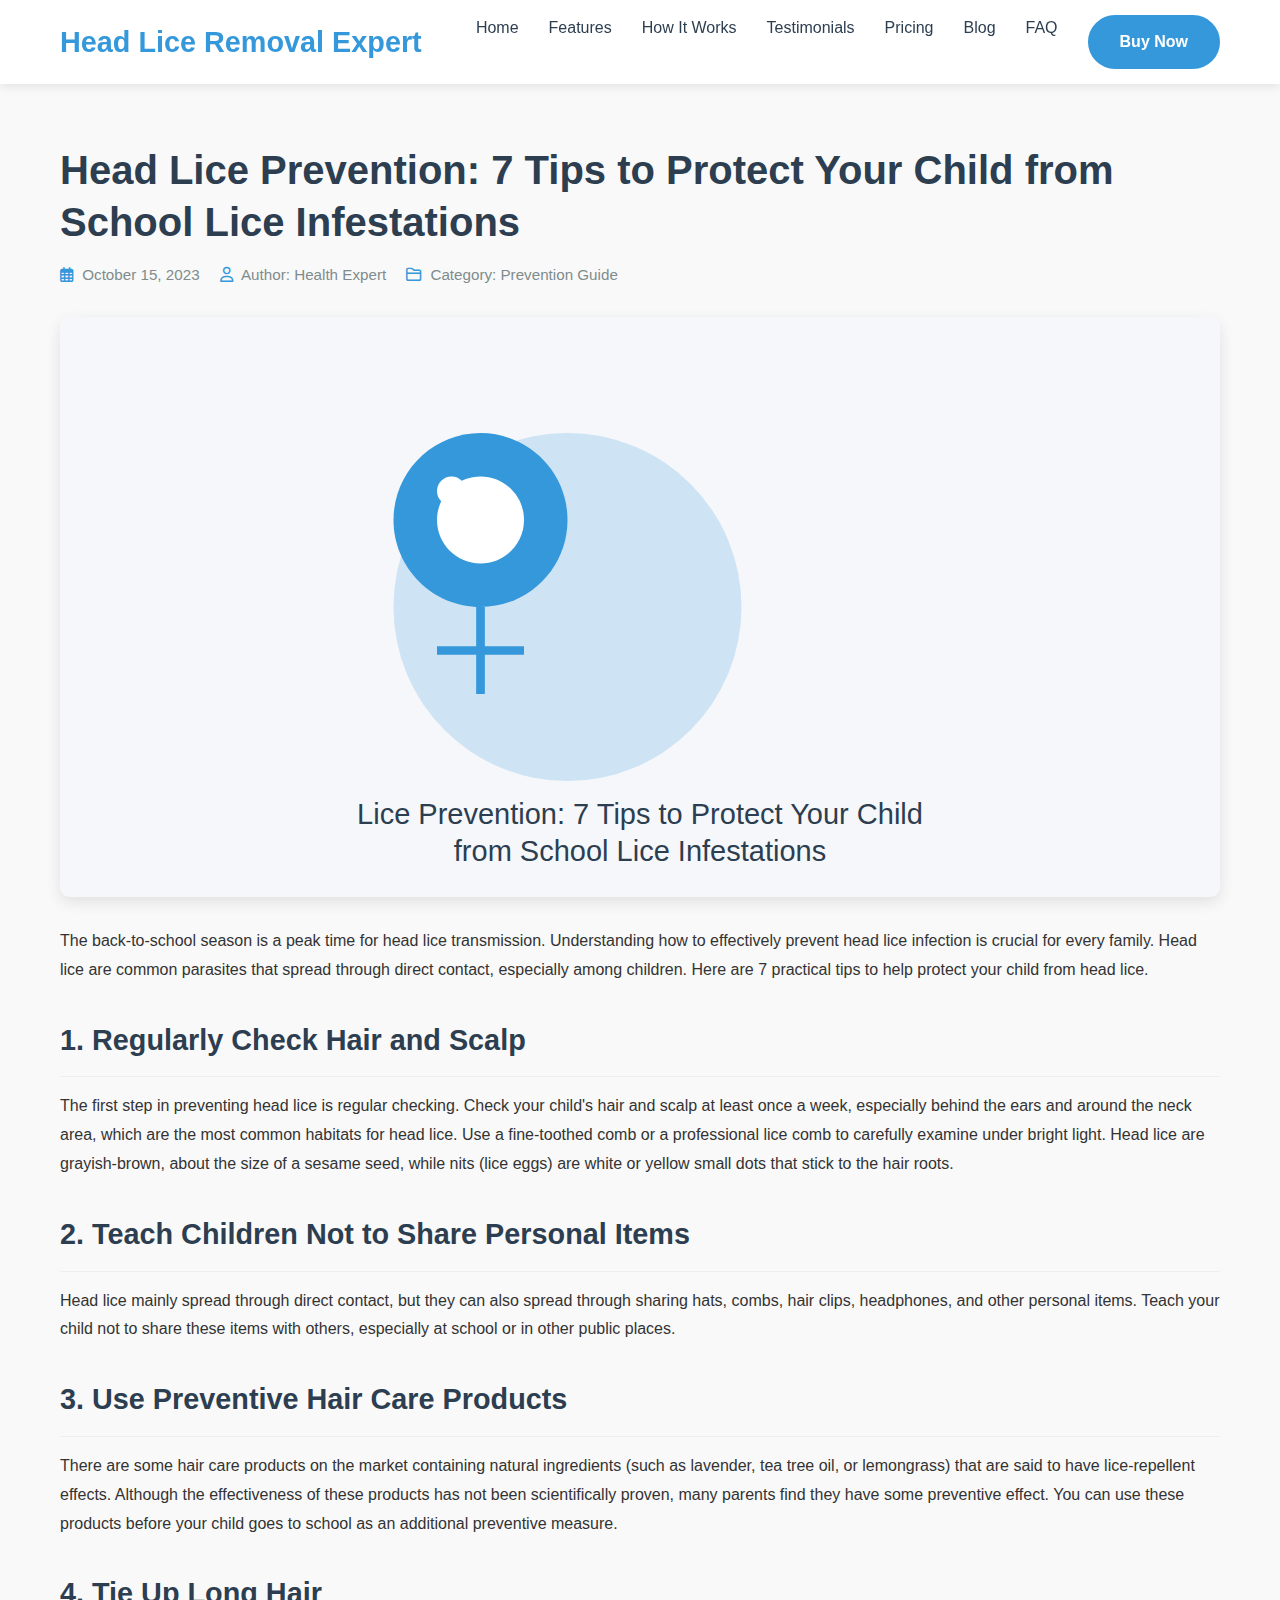
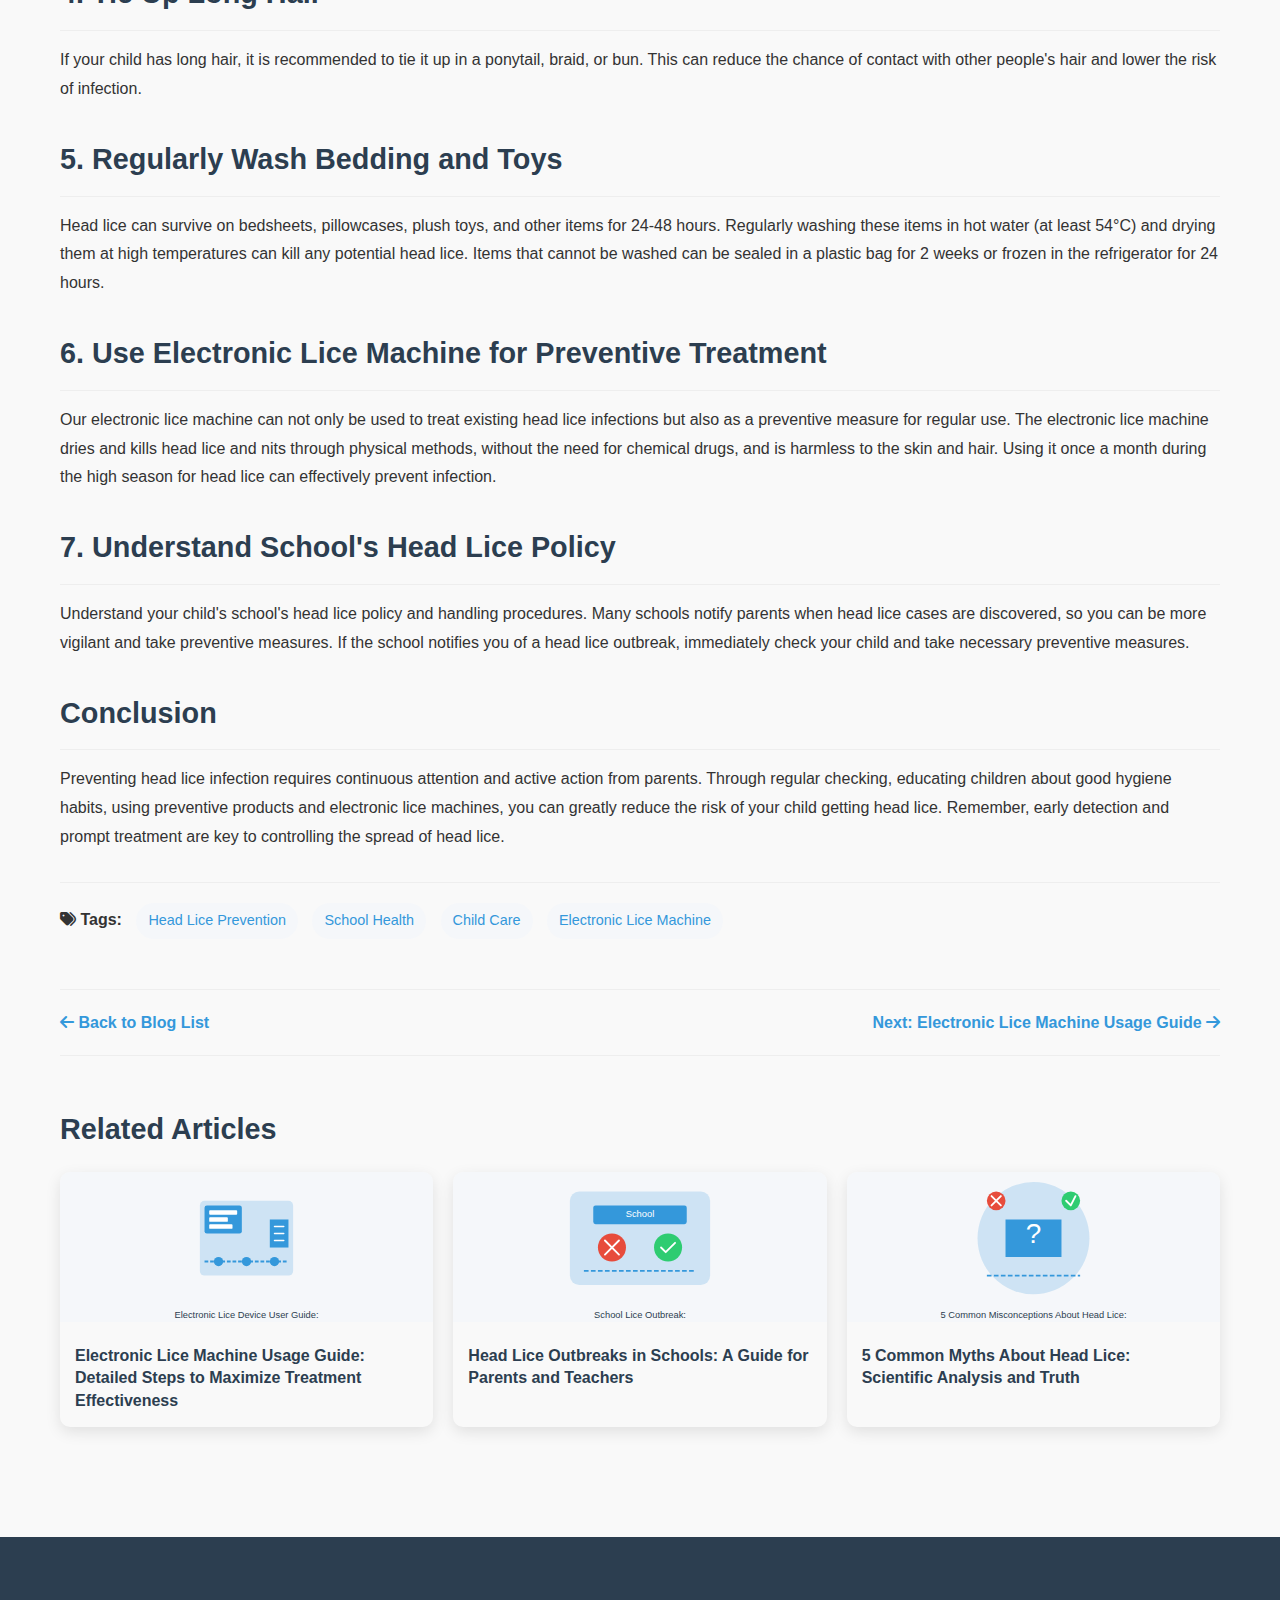
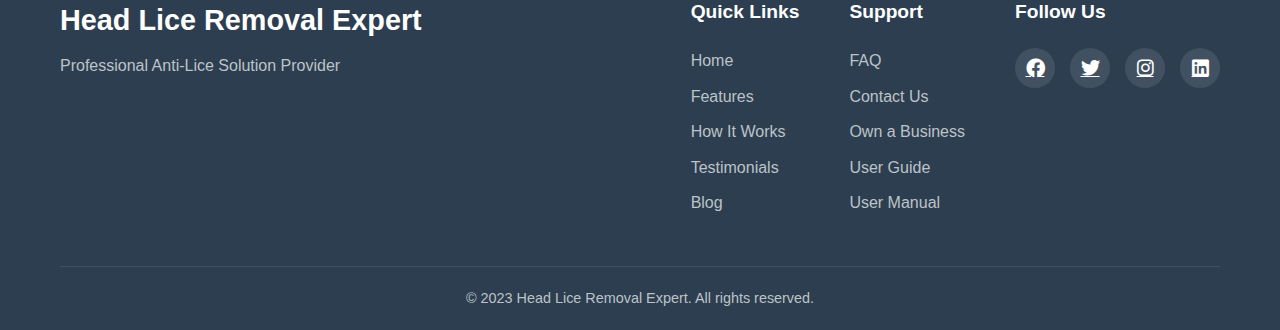
<file: blog-post1.html>
<!DOCTYPE html>
<html lang="en">
<head>
    <meta charset="UTF-8">
    <meta name="viewport" content="width=device-width, initial-scale=1.0">
    <title>Head Lice Prevention: 7 Tips to Protect Your Child from School Lice Infestations - Head Lice Removal Expert</title>
    <link rel="stylesheet" href="styles.css">
    <link rel="stylesheet" href="https://cdnjs.cloudflare.com/ajax/libs/font-awesome/6.0.0-beta3/css/all.min.css">
    <link rel="stylesheet" href="blog-styles.css">
</head>
<body>
    <!-- Navigation Bar -->
    <header>
        <div class="container">
            <div class="logo">
                <h1>Head Lice Removal Expert</h1>
            </div>
            <nav>
                <ul>
                    <li><a href="index.html#home">Home</a></li>
                    <li><a href="index.html#features">Features</a></li>
                    <li><a href="index.html#how-it-works">How It Works</a></li>
                    <li><a href="index.html#testimonials">Testimonials</a></li>
                    <li><a href="index.html#pricing">Pricing</a></li>
                    <li><a href="blog.html" class="active">Blog</a></li>
                    <li><a href="index.html#faq">FAQ</a></li>
                    <li><a href="https://toexpet.en.alibaba.com/productgrouplist-918274351/licemachine.html" class="btn-primary">Buy Now</a></li>
                </ul>
            </nav>
            <div class="mobile-menu-btn">
                <i class="fas fa-bars"></i>
            </div>
        </div>
    </header>

    <!-- Blog Post Content -->
    <section class="blog-post">
        <div class="container">
            <div class="blog-post-header">
                <h1>Head Lice Prevention: 7 Tips to Protect Your Child from School Lice Infestations</h1>
                <div class="blog-post-meta">
                    <span><i class="far fa-calendar-alt"></i> October 15, 2023</span>
                    <span><i class="far fa-user"></i> Author: Health Expert</span>
                    <span><i class="far fa-folder"></i> Category: Prevention Guide</span>
                </div>
            </div>
            
            <div class="blog-post-image">
                <img src="images/blog1.svg" alt="Head Lice Prevention Tips">
            </div>
            
            <div class="blog-post-content">
                <p>The back-to-school season is a peak time for head lice transmission. Understanding how to effectively prevent head lice infection is crucial for every family. Head lice are common parasites that spread through direct contact, especially among children. Here are 7 practical tips to help protect your child from head lice.</p>
                
                <h2>1. Regularly Check Hair and Scalp</h2>
                <p>The first step in preventing head lice is regular checking. Check your child's hair and scalp at least once a week, especially behind the ears and around the neck area, which are the most common habitats for head lice. Use a fine-toothed comb or a professional lice comb to carefully examine under bright light. Head lice are grayish-brown, about the size of a sesame seed, while nits (lice eggs) are white or yellow small dots that stick to the hair roots.</p>
                
                <h2>2. Teach Children Not to Share Personal Items</h2>
                <p>Head lice mainly spread through direct contact, but they can also spread through sharing hats, combs, hair clips, headphones, and other personal items. Teach your child not to share these items with others, especially at school or in other public places.</p>
                
                <h2>3. Use Preventive Hair Care Products</h2>
                <p>There are some hair care products on the market containing natural ingredients (such as lavender, tea tree oil, or lemongrass) that are said to have lice-repellent effects. Although the effectiveness of these products has not been scientifically proven, many parents find they have some preventive effect. You can use these products before your child goes to school as an additional preventive measure.</p>
                
                <h2>4. Tie Up Long Hair</h2>
                <p>If your child has long hair, it is recommended to tie it up in a ponytail, braid, or bun. This can reduce the chance of contact with other people's hair and lower the risk of infection.</p>
                
                <h2>5. Regularly Wash Bedding and Toys</h2>
                <p>Head lice can survive on bedsheets, pillowcases, plush toys, and other items for 24-48 hours. Regularly washing these items in hot water (at least 54°C) and drying them at high temperatures can kill any potential head lice. Items that cannot be washed can be sealed in a plastic bag for 2 weeks or frozen in the refrigerator for 24 hours.</p>
                
                <h2>6. Use Electronic Lice Machine for Preventive Treatment</h2>
                <p>Our electronic lice machine can not only be used to treat existing head lice infections but also as a preventive measure for regular use. The electronic lice machine dries and kills head lice and nits through physical methods, without the need for chemical drugs, and is harmless to the skin and hair. Using it once a month during the high season for head lice can effectively prevent infection.</p>
                
                <h2>7. Understand School's Head Lice Policy</h2>
                <p>Understand your child's school's head lice policy and handling procedures. Many schools notify parents when head lice cases are discovered, so you can be more vigilant and take preventive measures. If the school notifies you of a head lice outbreak, immediately check your child and take necessary preventive measures.</p>
                
                <h2>Conclusion</h2>
                <p>Preventing head lice infection requires continuous attention and active action from parents. Through regular checking, educating children about good hygiene habits, using preventive products and electronic lice machines, you can greatly reduce the risk of your child getting head lice. Remember, early detection and prompt treatment are key to controlling the spread of head lice.</p>
                
                <div class="blog-post-tags">
                    <span><i class="fas fa-tags"></i> Tags:</span>
                    <a href="#">Head Lice Prevention</a>
                    <a href="#">School Health</a>
                    <a href="#">Child Care</a>
                    <a href="#">Electronic Lice Machine</a>
                </div>
            </div>
            
            <div class="blog-post-navigation">
                <div class="prev-post">
                    <a href="blog.html"><i class="fas fa-arrow-left"></i> Back to Blog List</a>
                </div>
                <div class="next-post">
                    <a href="blog-post2.html">Next: Electronic Lice Machine Usage Guide <i class="fas fa-arrow-right"></i></a>
                </div>
            </div>
            
            <div class="related-posts">
                <h3>Related Articles</h3>
                <div class="related-posts-grid">
                    <div class="related-post">
                        <a href="blog-post2.html">
                            <img src="images/blog2.svg" alt="Electronic Lice Machine Usage Guide">
                            <h4>Electronic Lice Machine Usage Guide: Detailed Steps to Maximize Treatment Effectiveness</h4>
                        </a>
                    </div>
                    <div class="related-post">
                        <a href="blog-post5.html">
                            <img src="images/blog5.svg" alt="Head Lice in Schools">
                            <h4>Head Lice Outbreaks in Schools: A Guide for Parents and Teachers</h4>
                        </a>
                    </div>
                    <div class="related-post">
                        <a href="blog-post3.html">
                            <img src="images/blog3.svg" alt="Myths About Head Lice">
                            <h4>5 Common Myths About Head Lice: Scientific Analysis and Truth</h4>
                        </a>
                    </div>
                </div>
            </div>
        </div>
    </section>

    <!-- Footer -->
    <footer>
        <div class="container">
            <div class="footer-content">
                <div class="footer-logo">
                    <h2>Head Lice Removal Expert</h2>
                    <p>Professional Anti-Lice Solution Provider</p>
                </div>
                <div class="footer-links">
                    <div class="footer-links-column">
                        <h3>Quick Links</h3>
                        <ul>
                            <li><a href="index.html#home">Home</a></li>
                            <li><a href="index.html#features">Features</a></li>
                            <li><a href="index.html#how-it-works">How It Works</a></li>
                            <li><a href="index.html#testimonials">Testimonials</a></li>
                            <li><a href="blog.html">Blog</a></li>
                        </ul>
                    </div>
                    <div class="footer-links-column">
                        <h3>Support</h3>
                        <ul>
                            <li><a href="index.html#faq">FAQ</a></li>
                            <li><a href="https://toexpet.en.alibaba.com/productgrouplist-918274351/licemachine.html">Contact Us</a></li>
                            <li><a href="business.html">Own a Business</a></li>
                            <li><a href="user-guide.html">User Guide</a></li>
                            <li><a href="manual.html">User Manual</a></li>
                        </ul>
                    </div>
                    <div class="footer-links-column">
                        <h3>Follow Us</h3>
                        <div class="social-links">
                            <a href="#"><i class="fab fa-facebook"></i></a>
                            <a href="#"><i class="fab fa-twitter"></i></a>
                            <a href="#"><i class="fab fa-instagram"></i></a>
                            <a href="#"><i class="fab fa-linkedin"></i></a>
                        </div>
                    </div>
                </div>
            </div>
            <div class="footer-bottom">
                <p>&copy; 2023 Head Lice Removal Expert. All rights reserved.</p>
            </div>
        </div>
    </footer>

    <script src="script.js"></script>
</body>
</html>
</file>
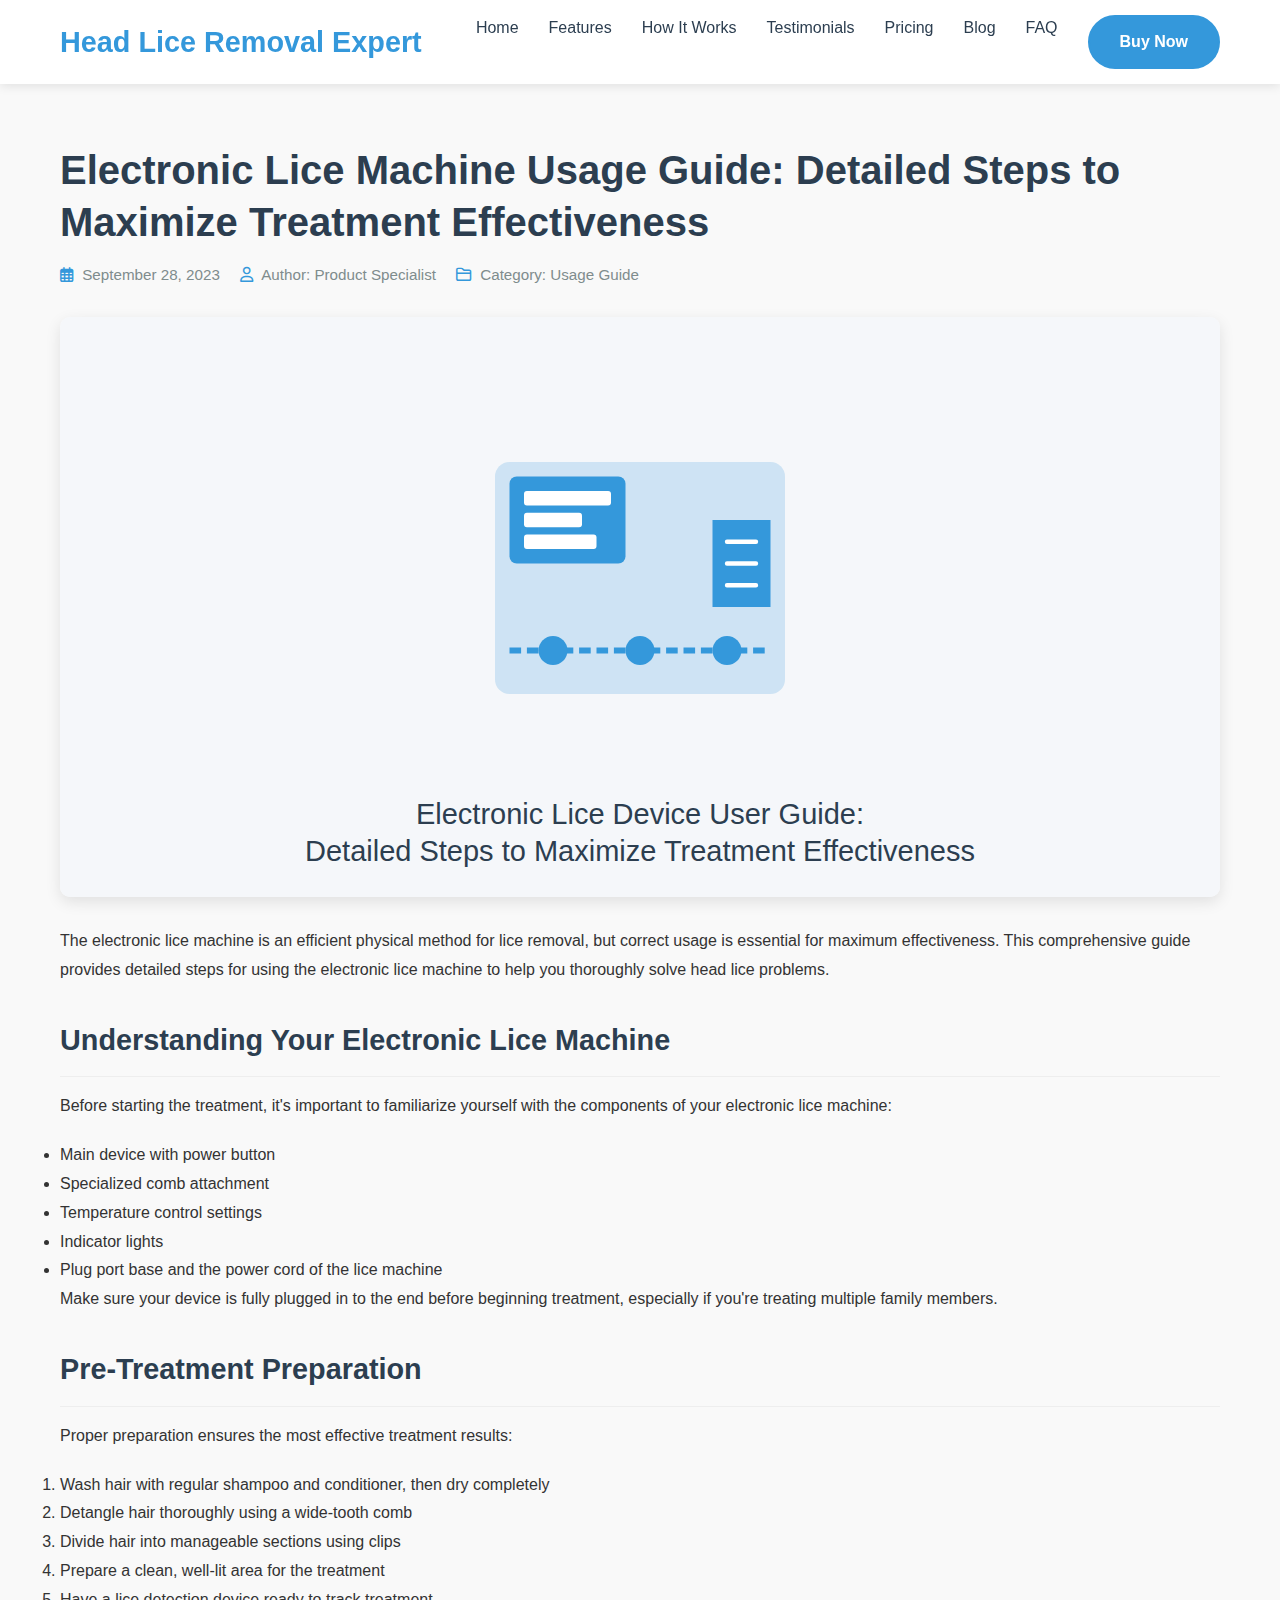
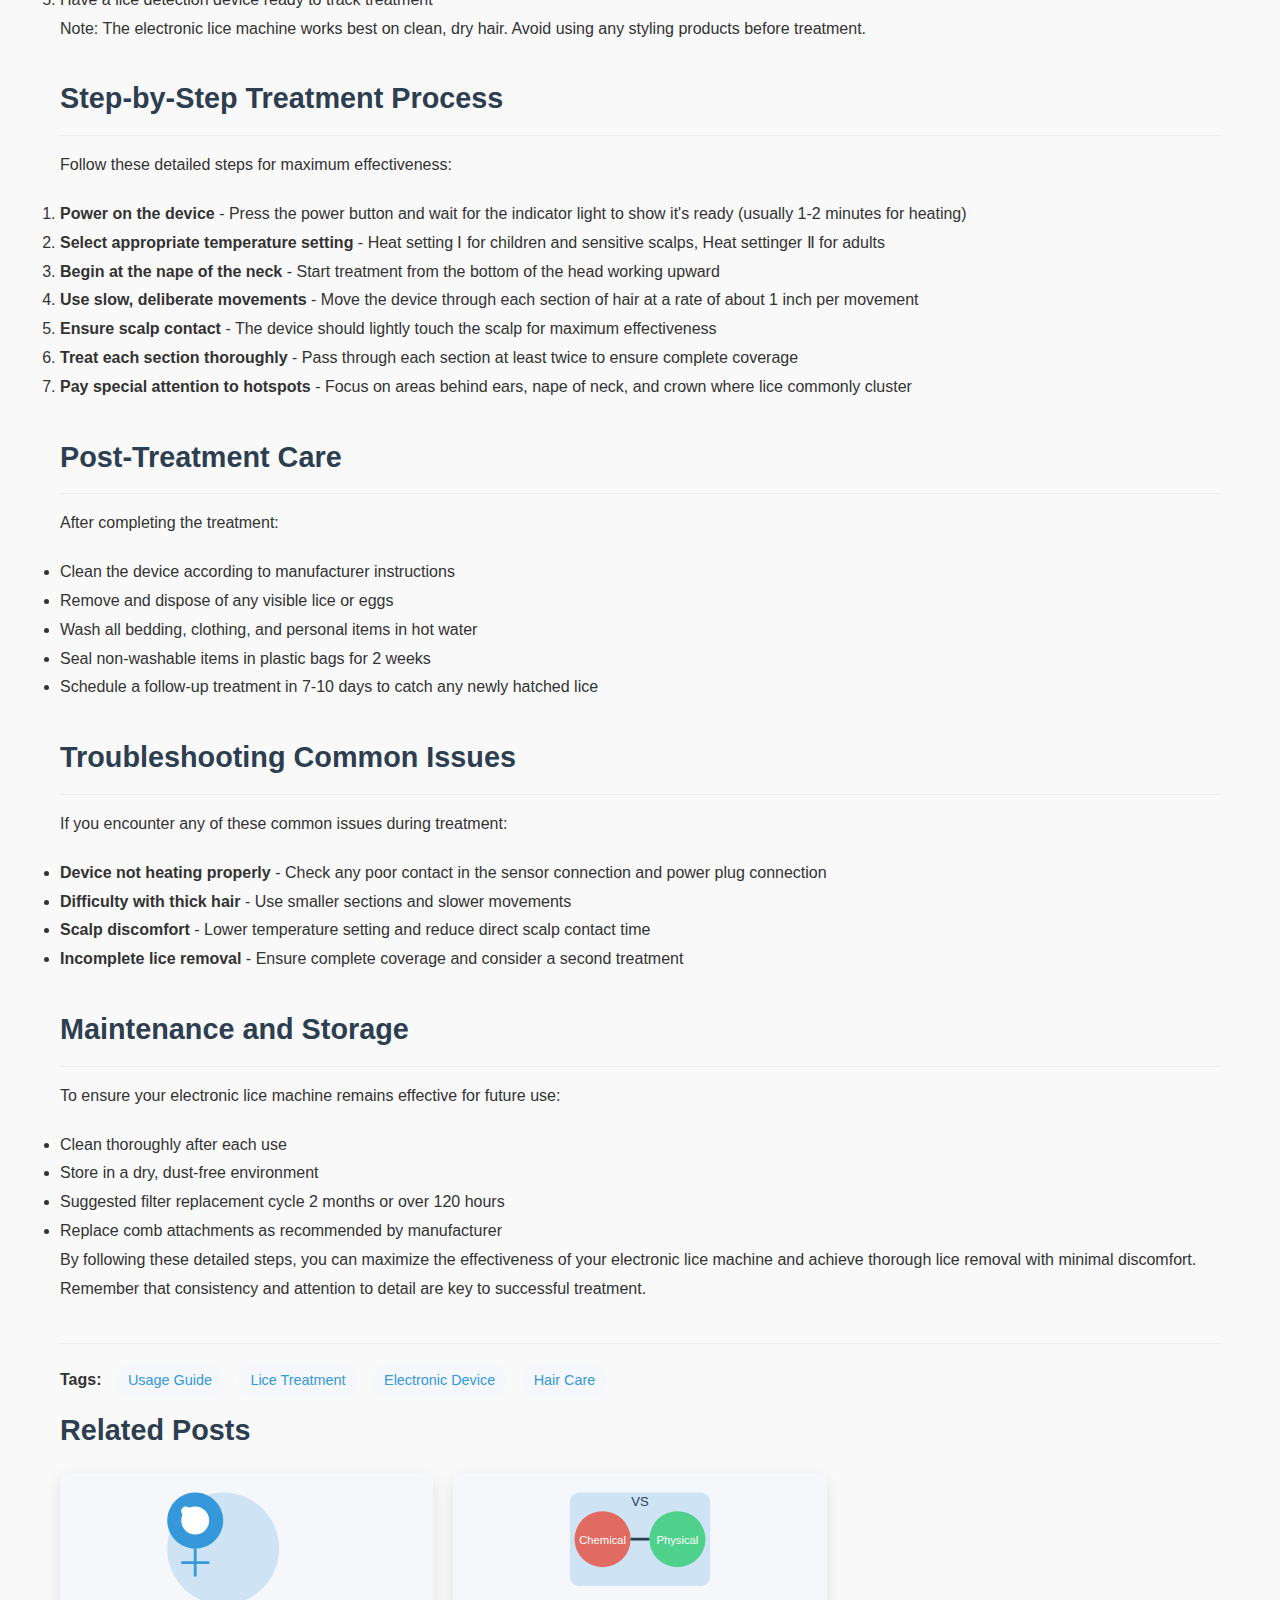
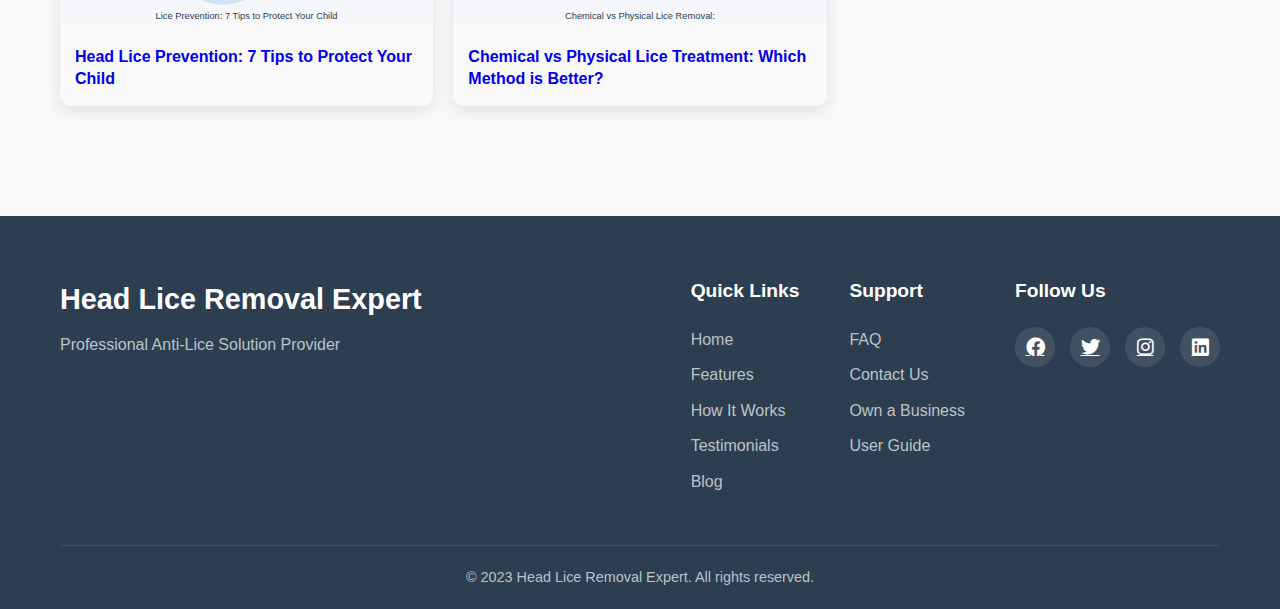
<file: blog-post2.html>
<!DOCTYPE html>
<html lang="en">
<head>
    <meta charset="UTF-8">
    <meta name="viewport" content="width=device-width, initial-scale=1.0">
    <title>Electronic Lice Machine Usage Guide: Detailed Steps to Maximize Treatment Effectiveness - Head Lice Removal Expert</title>
    <!-- Google tag (gtag.js) --> 
    <script async src="https://www.googletagmanager.com/gtag/js?id=G-S9SR60CCYT"></script> 
    <script> 
      window.dataLayer = window.dataLayer || []; 
      function gtag(){dataLayer.push(arguments);} 
      gtag('js', new Date()); 
     
      gtag('config', 'G-S9SR60CCYT'); 
    </script>
    <link rel="stylesheet" href="styles.css">
    <link rel="stylesheet" href="https://cdnjs.cloudflare.com/ajax/libs/font-awesome/6.0.0-beta3/css/all.min.css">
    <link rel="stylesheet" href="blog-styles.css">
</head>
<body>
    <!-- Navigation Bar -->
    <header>
        <div class="container">
            <div class="logo">
                <h1>Head Lice Removal Expert</h1>
            </div>
            <nav>
                <ul>
                    <li><a href="index.html#home">Home</a></li>
                    <li><a href="index.html#features">Features</a></li>
                    <li><a href="index.html#how-it-works">How It Works</a></li>
                    <li><a href="index.html#testimonials">Testimonials</a></li>
                    <li><a href="index.html#pricing">Pricing</a></li>
                    <li><a href="blog.html" class="active">Blog</a></li>
                    <li><a href="index.html#faq">FAQ</a></li>
                    <li><a href="https://toexpet.en.alibaba.com/productgrouplist-918274351/licemachine.html" class="btn-primary">Buy Now</a></li>
                </ul>
            </nav>
            <div class="mobile-menu-btn">
                <i class="fas fa-bars"></i>
            </div>
        </div>
    </header>

    <!-- Blog Post Content -->
    <section class="blog-post">
        <div class="container">
            <div class="blog-post-header">
                <h1>Electronic Lice Machine Usage Guide: Detailed Steps to Maximize Treatment Effectiveness</h1>
                <div class="blog-post-meta">
                    <span><i class="far fa-calendar-alt"></i> September 28, 2023</span>
                    <span><i class="far fa-user"></i> Author: Product Specialist</span>
                    <span><i class="far fa-folder"></i> Category: Usage Guide</span>
                </div>
            </div>
            
            <div class="blog-post-image">
                <img src="images/blog2.svg" alt="Electronic Lice Machine Usage Guide">
            </div>
            
            <div class="blog-post-content">
                <p>The electronic lice machine is an efficient physical method for lice removal, but correct usage is essential for maximum effectiveness. This comprehensive guide provides detailed steps for using the electronic lice machine to help you thoroughly solve head lice problems.</p>
                
                <h2>Understanding Your Electronic Lice Machine</h2>
                <p>Before starting the treatment, it's important to familiarize yourself with the components of your electronic lice machine:</p>
                <ul>
                    <li>Main device with power button</li>
                    <li>Specialized comb attachment</li>
                    <li>Temperature control settings</li>
                    <li>Indicator lights</li>
                    <li>Plug port base and the power cord of the lice machine</li>
                </ul>
                <p>Make sure your device is fully plugged in to the end before beginning treatment, especially if you're treating multiple family members.</p>
                
                <h2>Pre-Treatment Preparation</h2>
                <p>Proper preparation ensures the most effective treatment results:</p>
                <ol>
                    <li>Wash hair with regular shampoo and conditioner, then dry completely</li>
                    <li>Detangle hair thoroughly using a wide-tooth comb</li>
                    <li>Divide hair into manageable sections using clips</li>
                    <li>Prepare a clean, well-lit area for the treatment</li>
                    <li>Have a lice detection device ready to track treatment</li>
                </ol>
                <p>Note: The electronic lice machine works best on clean, dry hair. Avoid using any styling products before treatment.</p>
                
                <h2>Step-by-Step Treatment Process</h2>
                <p>Follow these detailed steps for maximum effectiveness:</p>
                <ol>
                    <li><strong>Power on the device</strong> - Press the power button and wait for the indicator light to show it's ready (usually 1-2 minutes for heating)</li>
                    <li><strong>Select appropriate temperature setting</strong> - Heat setting Ⅰ for children and sensitive scalps, Heat settinger Ⅱ for adults</li>
                    <li><strong>Begin at the nape of the neck</strong> - Start treatment from the bottom of the head working upward</li>
                    <li><strong>Use slow, deliberate movements</strong> - Move the device through each section of hair at a rate of about 1 inch per movement</li>
                    <li><strong>Ensure scalp contact</strong> - The device should lightly touch the scalp for maximum effectiveness</li>
                    <li><strong>Treat each section thoroughly</strong> - Pass through each section at least twice to ensure complete coverage</li>
                    <li><strong>Pay special attention to hotspots</strong> - Focus on areas behind ears, nape of neck, and crown where lice commonly cluster</li>
                </ol>
                
                <h2>Post-Treatment Care</h2>
                <p>After completing the treatment:</p>
                <ul>
                    <li>Clean the device according to manufacturer instructions</li>
                    <li>Remove and dispose of any visible lice or eggs</li>
                    <li>Wash all bedding, clothing, and personal items in hot water</li>
                    <li>Seal non-washable items in plastic bags for 2 weeks</li>
                    <li>Schedule a follow-up treatment in 7-10 days to catch any newly hatched lice</li>
                </ul>
                
                <h2>Troubleshooting Common Issues</h2>
                <p>If you encounter any of these common issues during treatment:</p>
                <ul>
                    <li><strong>Device not heating properly</strong> - Check any poor contact in the sensor connection and power plug connection</li>
                    <li><strong>Difficulty with thick hair</strong> - Use smaller sections and slower movements</li>
                    <li><strong>Scalp discomfort</strong> - Lower temperature setting and reduce direct scalp contact time</li>
                    <li><strong>Incomplete lice removal</strong> - Ensure complete coverage and consider a second treatment</li>
                </ul>
                
                <h2>Maintenance and Storage</h2>
                <p>To ensure your electronic lice machine remains effective for future use:</p>
                <ul>
                    <li>Clean thoroughly after each use</li>
                    <li>Store in a dry, dust-free environment</li>
                    <li>Suggested filter replacement cycle 2 months or over 120 hours</li>
                    <li>Replace comb attachments as recommended by manufacturer</li>
                </ul>
                
                <p>By following these detailed steps, you can maximize the effectiveness of your electronic lice machine and achieve thorough lice removal with minimal discomfort. Remember that consistency and attention to detail are key to successful treatment.</p>
            </div>
            
            <div class="blog-post-tags">
                <span>Tags:</span>
                <a href="#">Usage Guide</a>
                <a href="#">Lice Treatment</a>
                <a href="#">Electronic Device</a>
                <a href="#">Hair Care</a>
            </div>
            
            <div class="related-posts">
                <h3>Related Posts</h3>
                <div class="related-posts-grid">
                    <div class="related-post">
                        <img src="images/blog1.svg" alt="Head Lice Prevention Tips">
                        <h4><a href="blog-post1.html">Head Lice Prevention: 7 Tips to Protect Your Child</a></h4>
                    </div>
                    <div class="related-post">
                        <img src="images/blog4.svg" alt="Chemical vs Physical Lice Treatment">
                        <h4><a href="blog-post4.html">Chemical vs Physical Lice Treatment: Which Method is Better?</a></h4>
                    </div>
                </div>
            </div>
        </div>
    </section>

    <!-- Footer -->
    <footer>
        <div class="container">
            <div class="footer-content">
                <div class="footer-logo">
                    <h2>Head Lice Removal Expert</h2>
                    <p>Professional Anti-Lice Solution Provider</p>
                </div>
                <div class="footer-links">
                    <div class="footer-links-column">
                        <h3>Quick Links</h3>
                        <ul>
                            <li><a href="index.html#home">Home</a></li>
                            <li><a href="index.html#features">Features</a></li>
                            <li><a href="index.html#how-it-works">How It Works</a></li>
                            <li><a href="index.html#testimonials">Testimonials</a></li>
                            <li><a href="blog.html">Blog</a></li>
                        </ul>
                    </div>
                    <div class="footer-links-column">
                        <h3>Support</h3>
                        <ul>
                            <li><a href="index.html#faq">FAQ</a></li>
                            <li><a href="https://toexpet.en.alibaba.com/productgrouplist-918274351/licemachine.html">Contact Us</a></li>
                            <li><a href="business.html">Own a Business</a></li>
                            <li><a href="user-guide.html">User Guide</a></li>
                        </ul>
                    </div>
                    <div class="footer-links-column">
                        <h3>Follow Us</h3>
                        <div class="social-links">
                            <a href="#"><i class="fab fa-facebook"></i></a>
                            <a href="#"><i class="fab fa-twitter"></i></a>
                            <a href="#"><i class="fab fa-instagram"></i></a>
                            <a href="#"><i class="fab fa-linkedin"></i></a>
                        </div>
                    </div>
                </div>
            </div>
            <div class="footer-bottom">
                <p>&copy; 2023 Head Lice Removal Expert. All rights reserved.</p>
            </div>
        </div>
    </footer>

    <script src="script.js"></script>
</body>
</html>
</file>
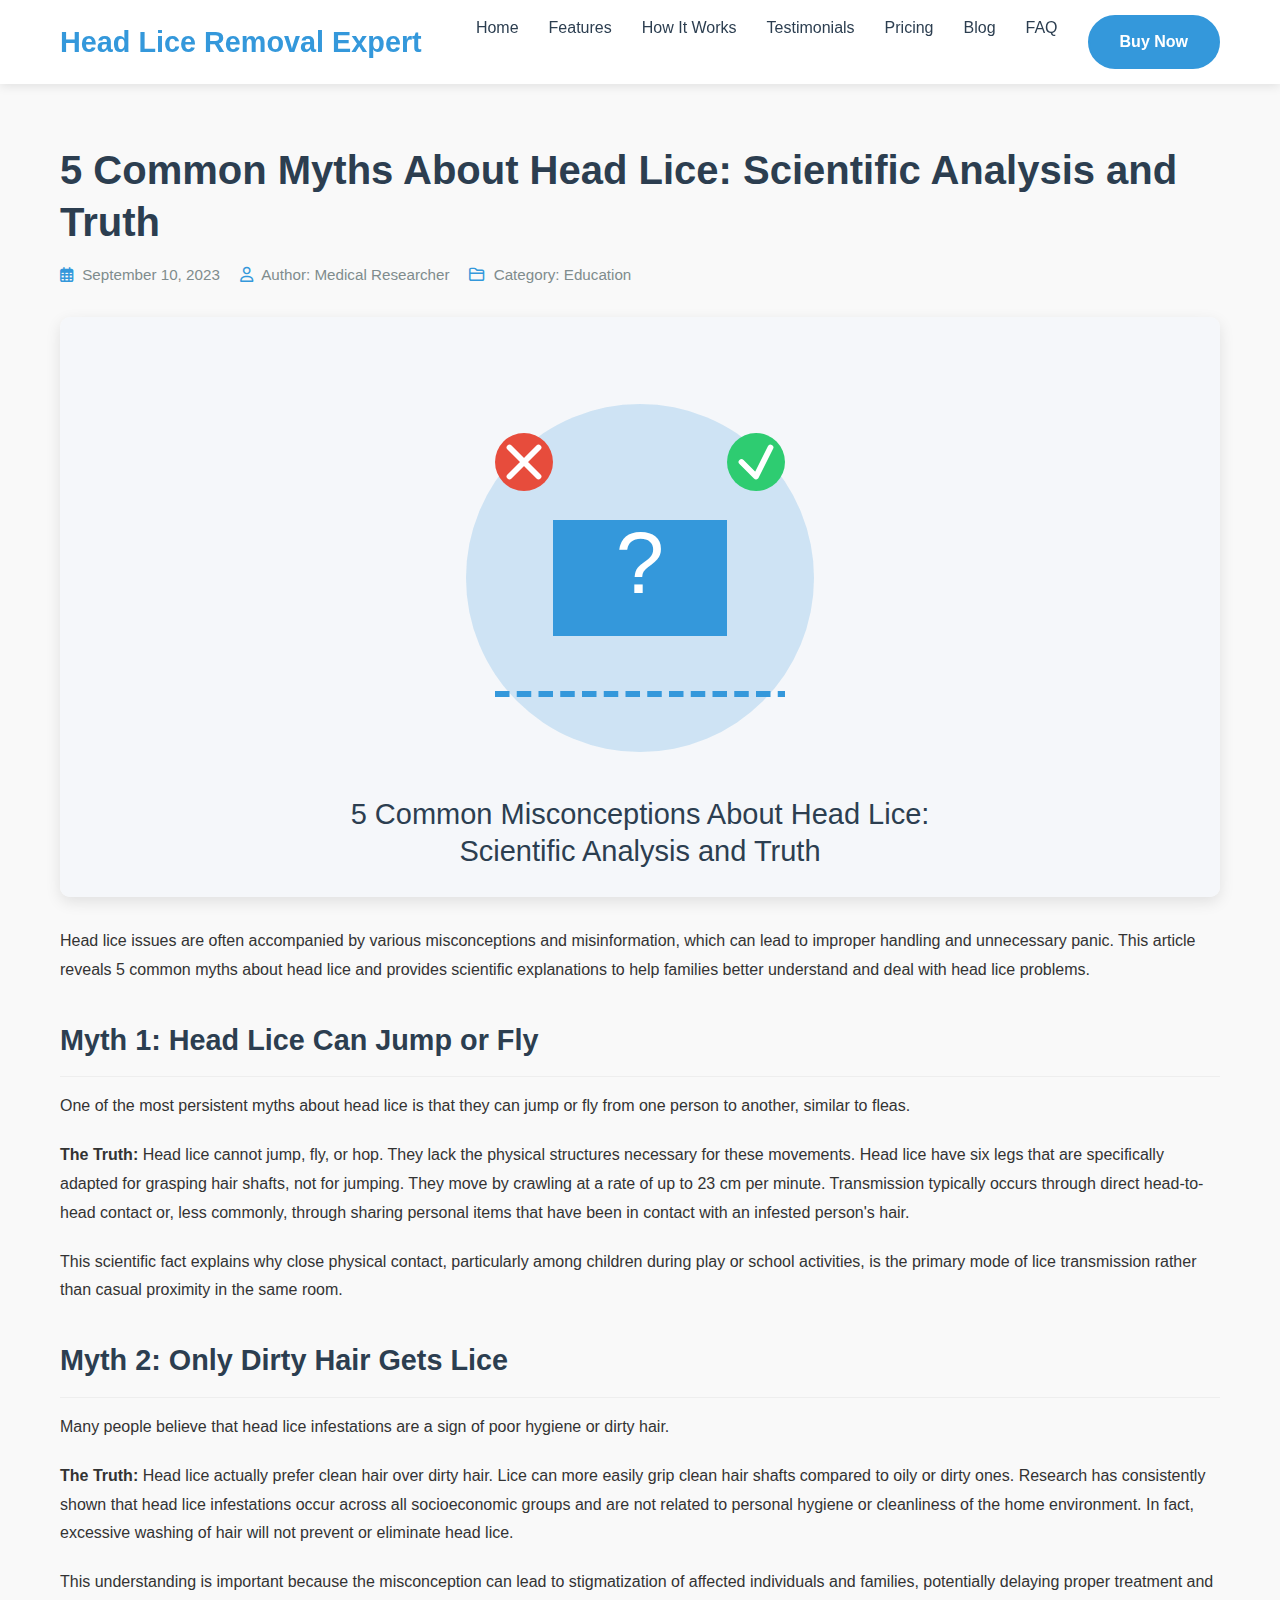
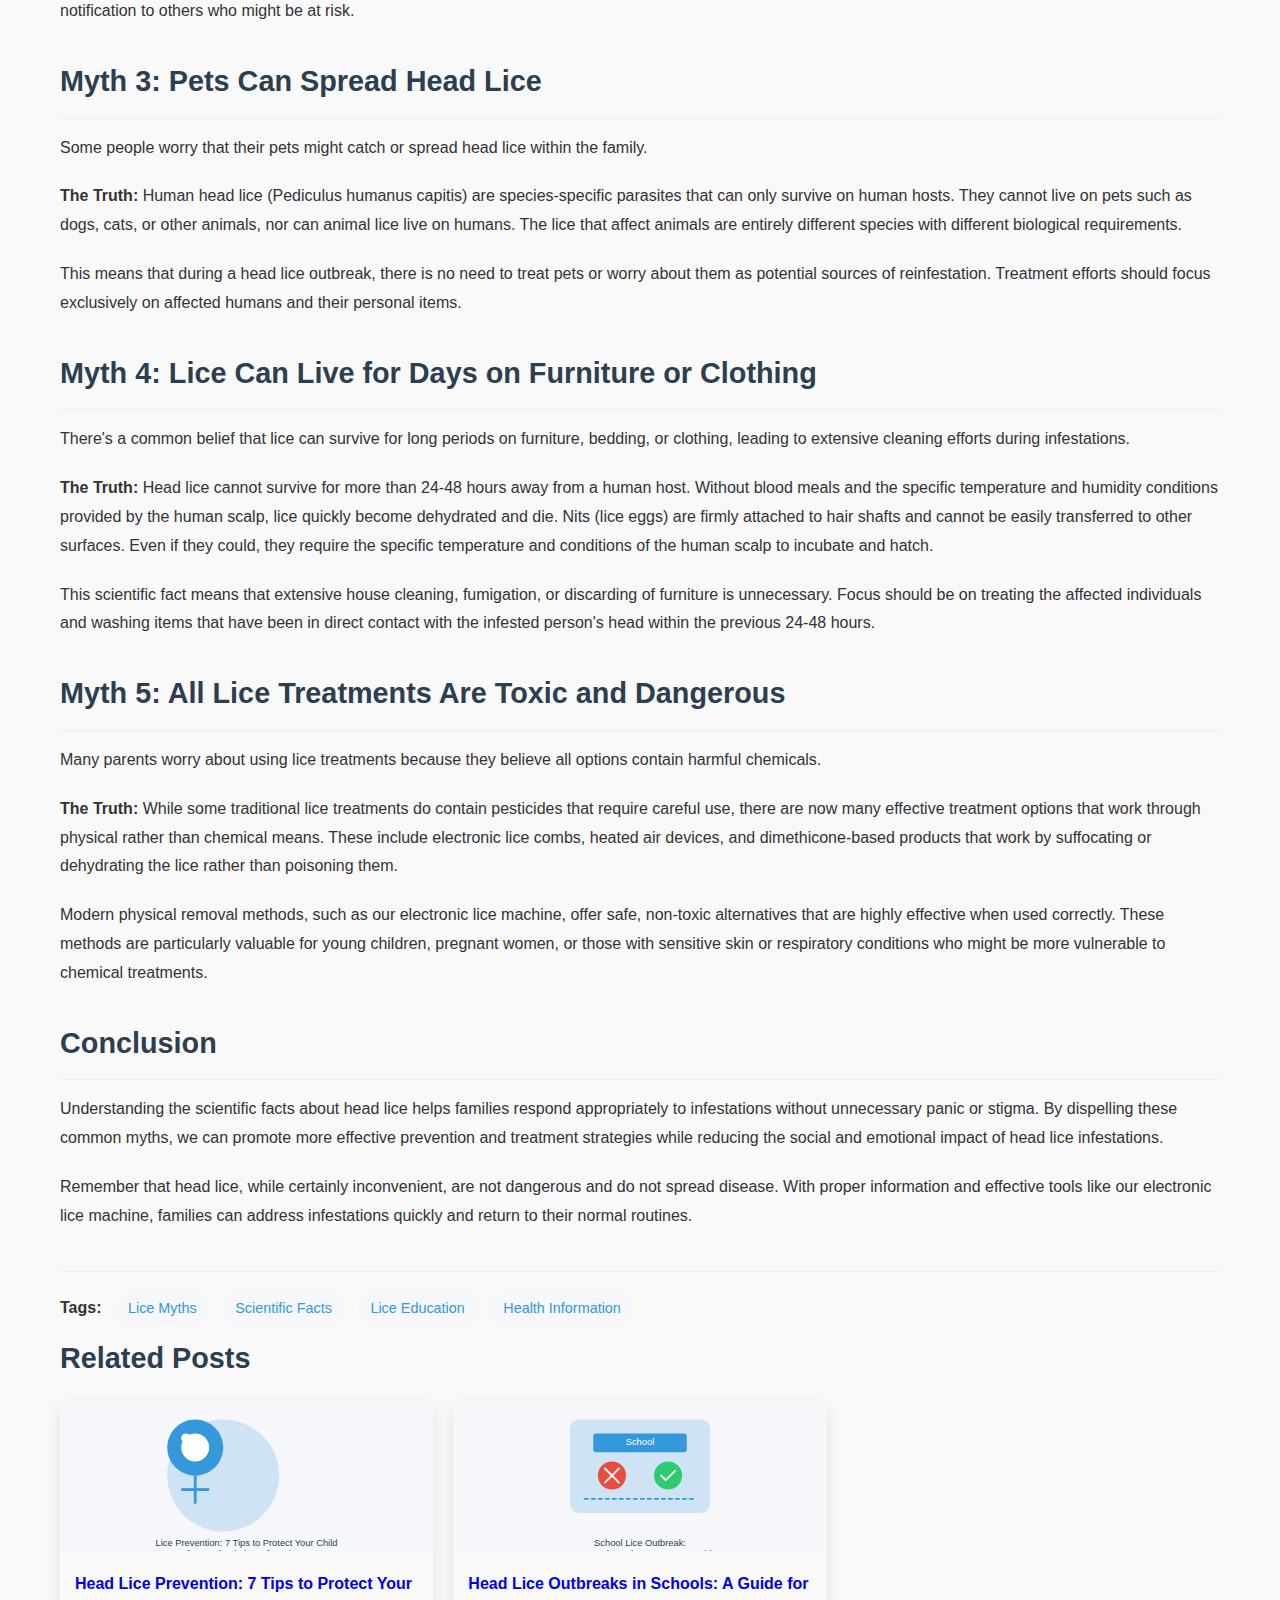
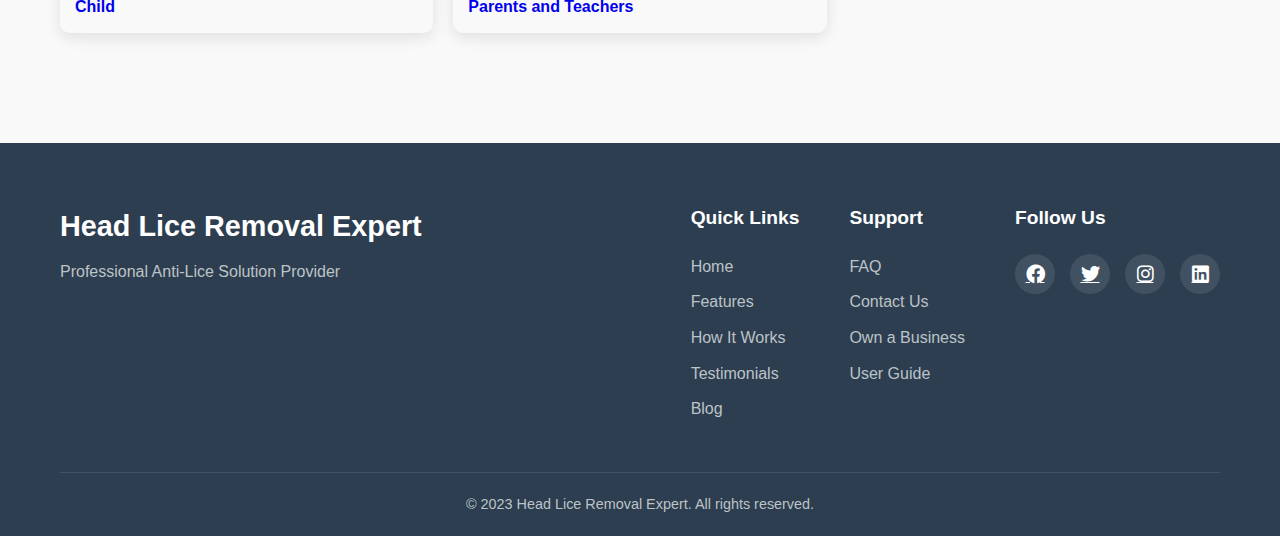
<file: blog-post3.html>
<!DOCTYPE html>
<html lang="en">
<head>
    <meta charset="UTF-8">
    <meta name="viewport" content="width=device-width, initial-scale=1.0">
    <title>5 Common Myths About Head Lice: Scientific Analysis and Truth - Head Lice Removal Expert</title>
    <!-- Google tag (gtag.js) --> 
    <script async src="https://www.googletagmanager.com/gtag/js?id=G-S9SR60CCYT"></script> 
    <script> 
      window.dataLayer = window.dataLayer || []; 
      function gtag(){dataLayer.push(arguments);} 
      gtag('js', new Date()); 
     
      gtag('config', 'G-S9SR60CCYT'); 
    </script>
    <link rel="stylesheet" href="styles.css">
    <link rel="stylesheet" href="https://cdnjs.cloudflare.com/ajax/libs/font-awesome/6.0.0-beta3/css/all.min.css">
    <link rel="stylesheet" href="blog-styles.css">
</head>
<body>
    <!-- Navigation Bar -->
    <header>
        <div class="container">
            <div class="logo">
                <h1>Head Lice Removal Expert</h1>
            </div>
            <nav>
                <ul>
                    <li><a href="index.html#home">Home</a></li>
                    <li><a href="index.html#features">Features</a></li>
                    <li><a href="index.html#how-it-works">How It Works</a></li>
                    <li><a href="index.html#testimonials">Testimonials</a></li>
                    <li><a href="index.html#pricing">Pricing</a></li>
                    <li><a href="blog.html" class="active">Blog</a></li>
                    <li><a href="index.html#faq">FAQ</a></li>
                    <li><a href="index.html#contact" class="btn-primary">Buy Now</a></li>
                </ul>
            </nav>
            <div class="mobile-menu-btn">
                <i class="fas fa-bars"></i>
            </div>
        </div>
    </header>

    <!-- Blog Post Content -->
    <section class="blog-post">
        <div class="container">
            <div class="blog-post-header">
                <h1>5 Common Myths About Head Lice: Scientific Analysis and Truth</h1>
                <div class="blog-post-meta">
                    <span><i class="far fa-calendar-alt"></i> September 10, 2023</span>
                    <span><i class="far fa-user"></i> Author: Medical Researcher</span>
                    <span><i class="far fa-folder"></i> Category: Education</span>
                </div>
            </div>
            
            <div class="blog-post-image">
                <img src="images/blog3.svg" alt="Myths About Head Lice">
            </div>
            
            <div class="blog-post-content">
                <p>Head lice issues are often accompanied by various misconceptions and misinformation, which can lead to improper handling and unnecessary panic. This article reveals 5 common myths about head lice and provides scientific explanations to help families better understand and deal with head lice problems.</p>
                
                <h2>Myth 1: Head Lice Can Jump or Fly</h2>
                <p>One of the most persistent myths about head lice is that they can jump or fly from one person to another, similar to fleas.</p>
                
                <p><strong>The Truth:</strong> Head lice cannot jump, fly, or hop. They lack the physical structures necessary for these movements. Head lice have six legs that are specifically adapted for grasping hair shafts, not for jumping. They move by crawling at a rate of up to 23 cm per minute. Transmission typically occurs through direct head-to-head contact or, less commonly, through sharing personal items that have been in contact with an infested person's hair.</p>
                
                <p>This scientific fact explains why close physical contact, particularly among children during play or school activities, is the primary mode of lice transmission rather than casual proximity in the same room.</p>
                
                <h2>Myth 2: Only Dirty Hair Gets Lice</h2>
                <p>Many people believe that head lice infestations are a sign of poor hygiene or dirty hair.</p>
                
                <p><strong>The Truth:</strong> Head lice actually prefer clean hair over dirty hair. Lice can more easily grip clean hair shafts compared to oily or dirty ones. Research has consistently shown that head lice infestations occur across all socioeconomic groups and are not related to personal hygiene or cleanliness of the home environment. In fact, excessive washing of hair will not prevent or eliminate head lice.</p>
                
                <p>This understanding is important because the misconception can lead to stigmatization of affected individuals and families, potentially delaying proper treatment and notification to others who might be at risk.</p>
                
                <h2>Myth 3: Pets Can Spread Head Lice</h2>
                <p>Some people worry that their pets might catch or spread head lice within the family.</p>
                
                <p><strong>The Truth:</strong> Human head lice (Pediculus humanus capitis) are species-specific parasites that can only survive on human hosts. They cannot live on pets such as dogs, cats, or other animals, nor can animal lice live on humans. The lice that affect animals are entirely different species with different biological requirements.</p>
                
                <p>This means that during a head lice outbreak, there is no need to treat pets or worry about them as potential sources of reinfestation. Treatment efforts should focus exclusively on affected humans and their personal items.</p>
                
                <h2>Myth 4: Lice Can Live for Days on Furniture or Clothing</h2>
                <p>There's a common belief that lice can survive for long periods on furniture, bedding, or clothing, leading to extensive cleaning efforts during infestations.</p>
                
                <p><strong>The Truth:</strong> Head lice cannot survive for more than 24-48 hours away from a human host. Without blood meals and the specific temperature and humidity conditions provided by the human scalp, lice quickly become dehydrated and die. Nits (lice eggs) are firmly attached to hair shafts and cannot be easily transferred to other surfaces. Even if they could, they require the specific temperature and conditions of the human scalp to incubate and hatch.</p>
                
                <p>This scientific fact means that extensive house cleaning, fumigation, or discarding of furniture is unnecessary. Focus should be on treating the affected individuals and washing items that have been in direct contact with the infested person's head within the previous 24-48 hours.</p>
                
                <h2>Myth 5: All Lice Treatments Are Toxic and Dangerous</h2>
                <p>Many parents worry about using lice treatments because they believe all options contain harmful chemicals.</p>
                
                <p><strong>The Truth:</strong> While some traditional lice treatments do contain pesticides that require careful use, there are now many effective treatment options that work through physical rather than chemical means. These include electronic lice combs, heated air devices, and dimethicone-based products that work by suffocating or dehydrating the lice rather than poisoning them.</p>
                
                <p>Modern physical removal methods, such as our electronic lice machine, offer safe, non-toxic alternatives that are highly effective when used correctly. These methods are particularly valuable for young children, pregnant women, or those with sensitive skin or respiratory conditions who might be more vulnerable to chemical treatments.</p>
                
                <h2>Conclusion</h2>
                <p>Understanding the scientific facts about head lice helps families respond appropriately to infestations without unnecessary panic or stigma. By dispelling these common myths, we can promote more effective prevention and treatment strategies while reducing the social and emotional impact of head lice infestations.</p>
                
                <p>Remember that head lice, while certainly inconvenient, are not dangerous and do not spread disease. With proper information and effective tools like our electronic lice machine, families can address infestations quickly and return to their normal routines.</p>
            </div>
            
            <div class="blog-post-tags">
                <span>Tags:</span>
                <a href="#">Lice Myths</a>
                <a href="#">Scientific Facts</a>
                <a href="#">Lice Education</a>
                <a href="#">Health Information</a>
            </div>
            
            <div class="related-posts">
                <h3>Related Posts</h3>
                <div class="related-posts-grid">
                    <div class="related-post">
                        <img src="images/blog1.svg" alt="Head Lice Prevention Tips">
                        <h4><a href="blog-post1.html">Head Lice Prevention: 7 Tips to Protect Your Child</a></h4>
                    </div>
                    <div class="related-post">
                        <img src="images/blog5.svg" alt="Head Lice in Schools">
                        <h4><a href="blog-post5.html">Head Lice Outbreaks in Schools: A Guide for Parents and Teachers</a></h4>
                    </div>
                </div>
            </div>
        </div>
    </section>

    <!-- Footer -->
    <footer>
        <div class="container">
            <div class="footer-content">
                <div class="footer-logo">
                    <h2>Head Lice Removal Expert</h2>
                    <p>Professional Anti-Lice Solution Provider</p>
                </div>
                <div class="footer-links">
                    <div class="footer-links-column">
                        <h3>Quick Links</h3>
                        <ul>
                            <li><a href="index.html#home">Home</a></li>
                            <li><a href="index.html#features">Features</a></li>
                            <li><a href="index.html#how-it-works">How It Works</a></li>
                            <li><a href="index.html#testimonials">Testimonials</a></li>
                            <li><a href="blog.html">Blog</a></li>
                        </ul>
                    </div>
                    <div class="footer-links-column">
                        <h3>Support</h3>
                        <ul>
                            <li><a href="index.html#faq">FAQ</a></li>
                            <li><a href="https://toexpet.en.alibaba.com/productgrouplist-918274351/licemachine.html">Contact Us</a></li>
                            <li><a href="business.html">Own a Business</a></li>
                            <li><a href="user-guide.html">User Guide</a></li>
                        </ul>
                    </div>
                    <div class="footer-links-column">
                        <h3>Follow Us</h3>
                        <div class="social-links">
                            <a href="#"><i class="fab fa-facebook"></i></a>
                            <a href="#"><i class="fab fa-twitter"></i></a>
                            <a href="#"><i class="fab fa-instagram"></i></a>
                            <a href="#"><i class="fab fa-linkedin"></i></a>
                        </div>
                    </div>
                </div>
            </div>
            <div class="footer-bottom">
                <p>&copy; 2023 Head Lice Removal Expert. All rights reserved.</p>
            </div>
        </div>
    </footer>

    <script src="script.js"></script>
</body>
</html>
</file>
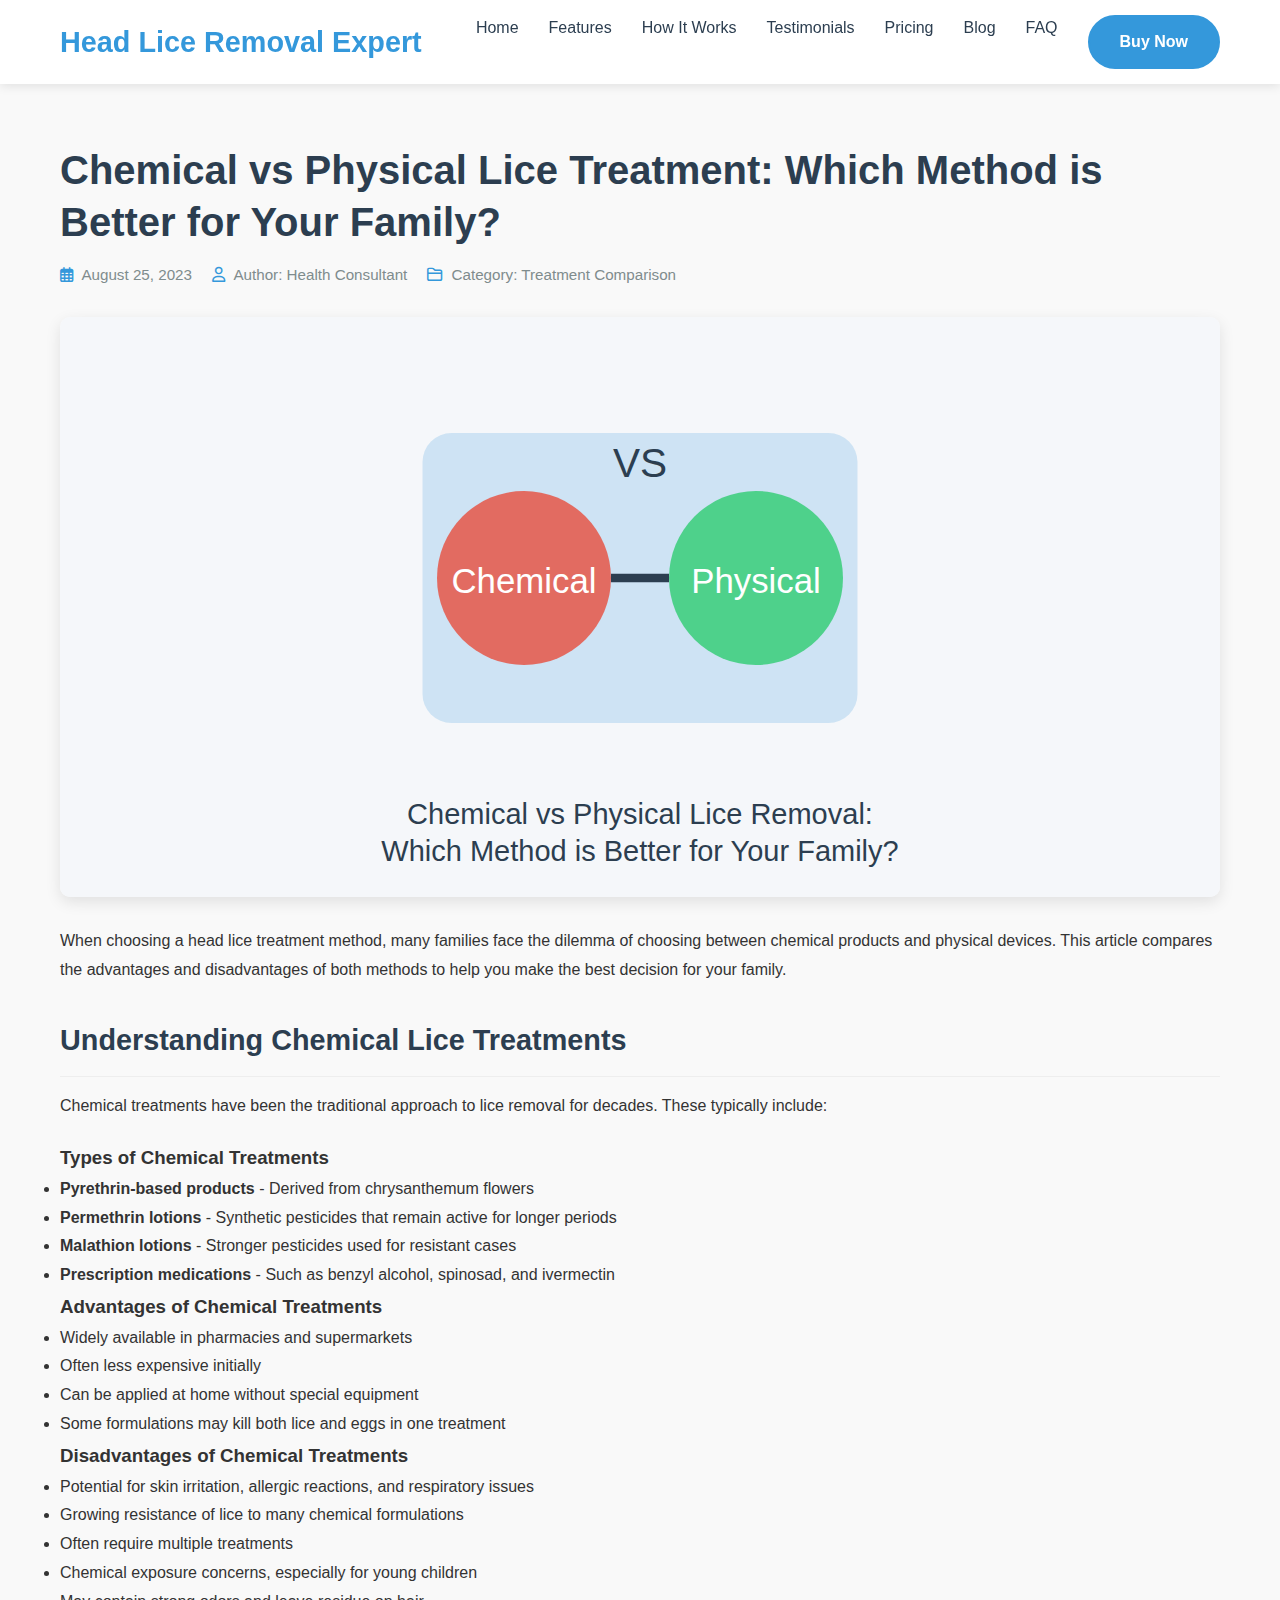
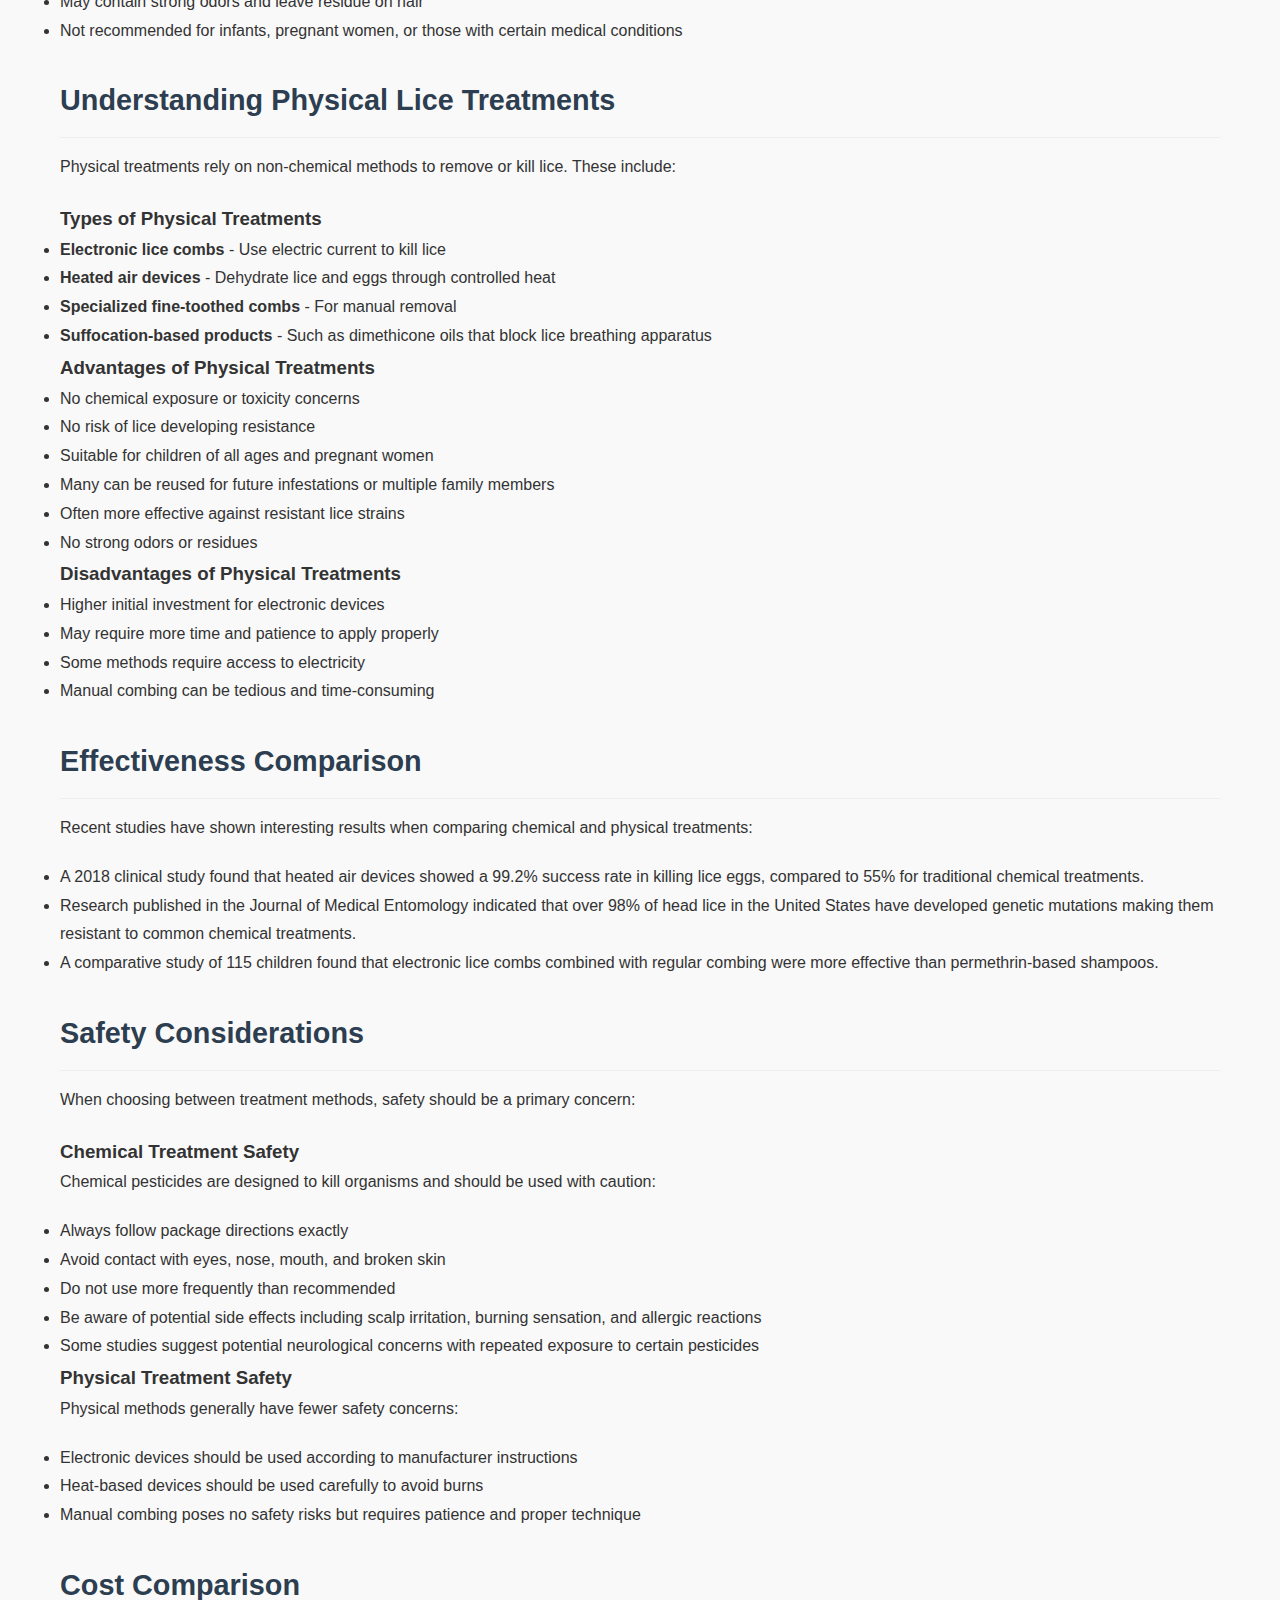
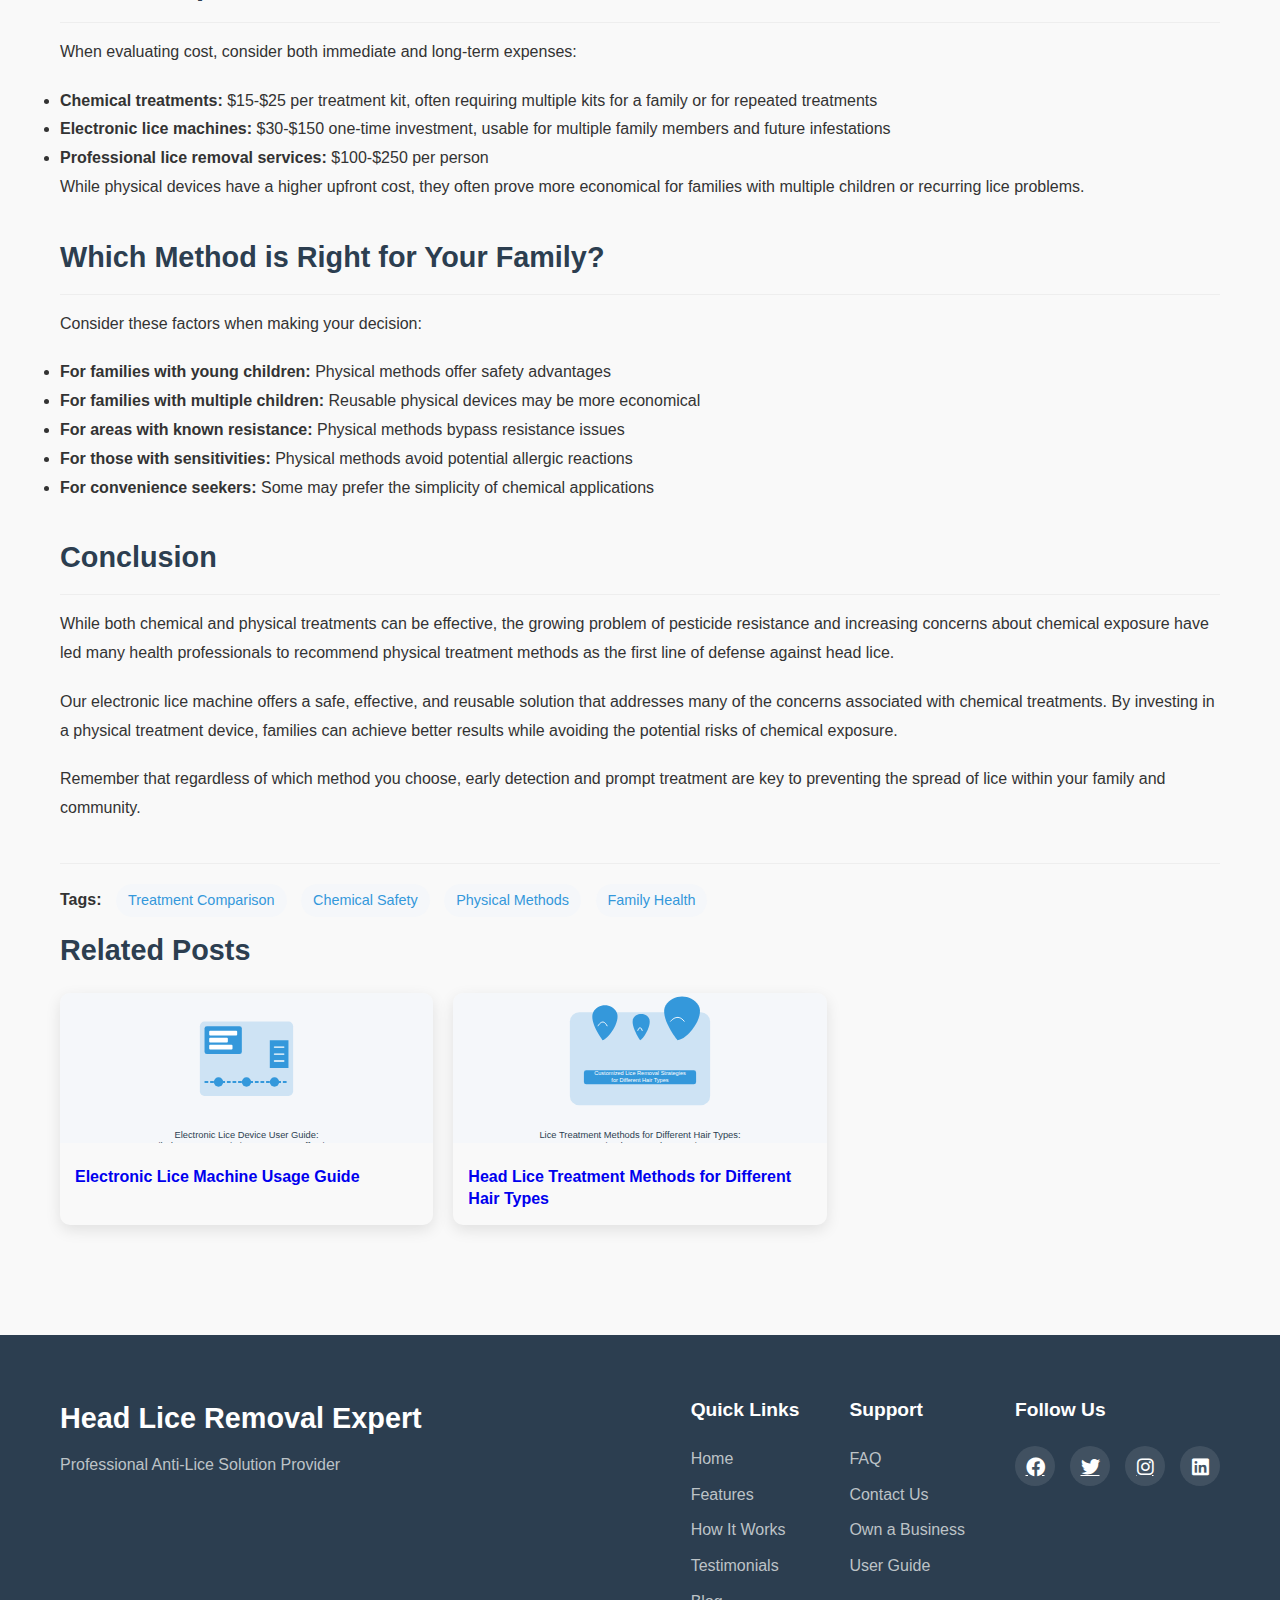
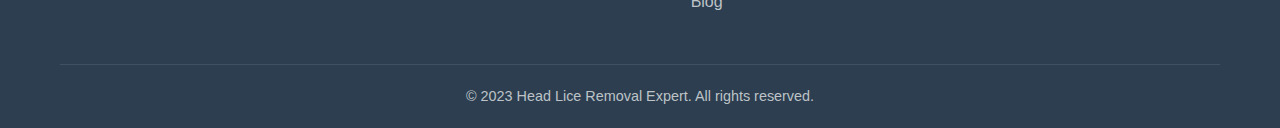
<file: blog-post4.html>
<!DOCTYPE html>
<html lang="en">
<head>
    <meta charset="UTF-8">
    <meta name="viewport" content="width=device-width, initial-scale=1.0">
    <title>Chemical vs Physical Lice Treatment: Which Method is Better for Your Family? - Head Lice Removal Expert</title>
    <link rel="stylesheet" href="styles.css">
    <link rel="stylesheet" href="https://cdnjs.cloudflare.com/ajax/libs/font-awesome/6.0.0-beta3/css/all.min.css">
    <link rel="stylesheet" href="blog-styles.css">
</head>
<body>
    <!-- Navigation Bar -->
    <header>
        <div class="container">
            <div class="logo">
                <h1>Head Lice Removal Expert</h1>
            </div>
            <nav>
                <ul>
                    <li><a href="index.html#home">Home</a></li>
                    <li><a href="index.html#features">Features</a></li>
                    <li><a href="index.html#how-it-works">How It Works</a></li>
                    <li><a href="index.html#testimonials">Testimonials</a></li>
                    <li><a href="index.html#pricing">Pricing</a></li>
                    <li><a href="blog.html" class="active">Blog</a></li>
                    <li><a href="index.html#faq">FAQ</a></li>
                    <li><a href="https://toexpet.en.alibaba.com/productgrouplist-918274351/licemachine.html" class="btn-primary">Buy Now</a></li>
                </ul>
            </nav>
            <div class="mobile-menu-btn">
                <i class="fas fa-bars"></i>
            </div>
        </div>
    </header>

    <!-- Blog Post Content -->
    <section class="blog-post">
        <div class="container">
            <div class="blog-post-header">
                <h1>Chemical vs Physical Lice Treatment: Which Method is Better for Your Family?</h1>
                <div class="blog-post-meta">
                    <span><i class="far fa-calendar-alt"></i> August 25, 2023</span>
                    <span><i class="far fa-user"></i> Author: Health Consultant</span>
                    <span><i class="far fa-folder"></i> Category: Treatment Comparison</span>
                </div>
            </div>
            
            <div class="blog-post-image">
                <img src="images/blog4.svg" alt="Chemical vs Physical Lice Treatment">
            </div>
            
            <div class="blog-post-content">
                <p>When choosing a head lice treatment method, many families face the dilemma of choosing between chemical products and physical devices. This article compares the advantages and disadvantages of both methods to help you make the best decision for your family.</p>
                
                <h2>Understanding Chemical Lice Treatments</h2>
                <p>Chemical treatments have been the traditional approach to lice removal for decades. These typically include:</p>
                
                <h3>Types of Chemical Treatments</h3>
                <ul>
                    <li><strong>Pyrethrin-based products</strong> - Derived from chrysanthemum flowers</li>
                    <li><strong>Permethrin lotions</strong> - Synthetic pesticides that remain active for longer periods</li>
                    <li><strong>Malathion lotions</strong> - Stronger pesticides used for resistant cases</li>
                    <li><strong>Prescription medications</strong> - Such as benzyl alcohol, spinosad, and ivermectin</li>
                </ul>
                
                <h3>Advantages of Chemical Treatments</h3>
                <ul>
                    <li>Widely available in pharmacies and supermarkets</li>
                    <li>Often less expensive initially</li>
                    <li>Can be applied at home without special equipment</li>
                    <li>Some formulations may kill both lice and eggs in one treatment</li>
                </ul>
                
                <h3>Disadvantages of Chemical Treatments</h3>
                <ul>
                    <li>Potential for skin irritation, allergic reactions, and respiratory issues</li>
                    <li>Growing resistance of lice to many chemical formulations</li>
                    <li>Often require multiple treatments</li>
                    <li>Chemical exposure concerns, especially for young children</li>
                    <li>May contain strong odors and leave residue on hair</li>
                    <li>Not recommended for infants, pregnant women, or those with certain medical conditions</li>
                </ul>
                
                <h2>Understanding Physical Lice Treatments</h2>
                <p>Physical treatments rely on non-chemical methods to remove or kill lice. These include:</p>
                
                <h3>Types of Physical Treatments</h3>
                <ul>
                    <li><strong>Electronic lice combs</strong> - Use electric current to kill lice</li>
                    <li><strong>Heated air devices</strong> - Dehydrate lice and eggs through controlled heat</li>
                    <li><strong>Specialized fine-toothed combs</strong> - For manual removal</li>
                    <li><strong>Suffocation-based products</strong> - Such as dimethicone oils that block lice breathing apparatus</li>
                </ul>
                
                <h3>Advantages of Physical Treatments</h3>
                <ul>
                    <li>No chemical exposure or toxicity concerns</li>
                    <li>No risk of lice developing resistance</li>
                    <li>Suitable for children of all ages and pregnant women</li>
                    <li>Many can be reused for future infestations or multiple family members</li>
                    <li>Often more effective against resistant lice strains</li>
                    <li>No strong odors or residues</li>
                </ul>
                
                <h3>Disadvantages of Physical Treatments</h3>
                <ul>
                    <li>Higher initial investment for electronic devices</li>
                    <li>May require more time and patience to apply properly</li>
                    <li>Some methods require access to electricity</li>
                    <li>Manual combing can be tedious and time-consuming</li>
                </ul>
                
                <h2>Effectiveness Comparison</h2>
                <p>Recent studies have shown interesting results when comparing chemical and physical treatments:</p>
                
                <ul>
                    <li>A 2018 clinical study found that heated air devices showed a 99.2% success rate in killing lice eggs, compared to 55% for traditional chemical treatments.</li>
                    <li>Research published in the Journal of Medical Entomology indicated that over 98% of head lice in the United States have developed genetic mutations making them resistant to common chemical treatments.</li>
                    <li>A comparative study of 115 children found that electronic lice combs combined with regular combing were more effective than permethrin-based shampoos.</li>
                </ul>
                
                <h2>Safety Considerations</h2>
                <p>When choosing between treatment methods, safety should be a primary concern:</p>
                
                <h3>Chemical Treatment Safety</h3>
                <p>Chemical pesticides are designed to kill organisms and should be used with caution:</p>
                <ul>
                    <li>Always follow package directions exactly</li>
                    <li>Avoid contact with eyes, nose, mouth, and broken skin</li>
                    <li>Do not use more frequently than recommended</li>
                    <li>Be aware of potential side effects including scalp irritation, burning sensation, and allergic reactions</li>
                    <li>Some studies suggest potential neurological concerns with repeated exposure to certain pesticides</li>
                </ul>
                
                <h3>Physical Treatment Safety</h3>
                <p>Physical methods generally have fewer safety concerns:</p>
                <ul>
                    <li>Electronic devices should be used according to manufacturer instructions</li>
                    <li>Heat-based devices should be used carefully to avoid burns</li>
                    <li>Manual combing poses no safety risks but requires patience and proper technique</li>
                </ul>
                
                <h2>Cost Comparison</h2>
                <p>When evaluating cost, consider both immediate and long-term expenses:</p>
                
                <ul>
                    <li><strong>Chemical treatments:</strong> $15-$25 per treatment kit, often requiring multiple kits for a family or for repeated treatments</li>
                    <li><strong>Electronic lice machines:</strong> $30-$150 one-time investment, usable for multiple family members and future infestations</li>
                    <li><strong>Professional lice removal services:</strong> $100-$250 per person</li>
                </ul>
                
                <p>While physical devices have a higher upfront cost, they often prove more economical for families with multiple children or recurring lice problems.</p>
                
                <h2>Which Method is Right for Your Family?</h2>
                <p>Consider these factors when making your decision:</p>
                
                <ul>
                    <li><strong>For families with young children:</strong> Physical methods offer safety advantages</li>
                    <li><strong>For families with multiple children:</strong> Reusable physical devices may be more economical</li>
                    <li><strong>For areas with known resistance:</strong> Physical methods bypass resistance issues</li>
                    <li><strong>For those with sensitivities:</strong> Physical methods avoid potential allergic reactions</li>
                    <li><strong>For convenience seekers:</strong> Some may prefer the simplicity of chemical applications</li>
                </ul>
                
                <h2>Conclusion</h2>
                <p>While both chemical and physical treatments can be effective, the growing problem of pesticide resistance and increasing concerns about chemical exposure have led many health professionals to recommend physical treatment methods as the first line of defense against head lice.</p>
                
                <p>Our electronic lice machine offers a safe, effective, and reusable solution that addresses many of the concerns associated with chemical treatments. By investing in a physical treatment device, families can achieve better results while avoiding the potential risks of chemical exposure.</p>
                
                <p>Remember that regardless of which method you choose, early detection and prompt treatment are key to preventing the spread of lice within your family and community.</p>
            </div>
            
            <div class="blog-post-tags">
                <span>Tags:</span>
                <a href="#">Treatment Comparison</a>
                <a href="#">Chemical Safety</a>
                <a href="#">Physical Methods</a>
                <a href="#">Family Health</a>
            </div>
            
            <div class="related-posts">
                <h3>Related Posts</h3>
                <div class="related-posts-grid">
                    <div class="related-post">
                        <img src="images/blog2.svg" alt="Electronic Lice Machine Usage Guide">
                        <h4><a href="blog-post2.html">Electronic Lice Machine Usage Guide</a></h4>
                    </div>
                    <div class="related-post">
                        <img src="images/blog6.svg" alt="Lice Treatment for Different Hair Types">
                        <h4><a href="blog-post6.html">Head Lice Treatment Methods for Different Hair Types</a></h4>
                    </div>
                </div>
            </div>
        </div>
    </section>

    <!-- Footer -->
    <footer>
        <div class="container">
            <div class="footer-content">
                <div class="footer-logo">
                    <h2>Head Lice Removal Expert</h2>
                    <p>Professional Anti-Lice Solution Provider</p>
                </div>
                <div class="footer-links">
                    <div class="footer-links-column">
                        <h3>Quick Links</h3>
                        <ul>
                            <li><a href="index.html#home">Home</a></li>
                            <li><a href="index.html#features">Features</a></li>
                            <li><a href="index.html#how-it-works">How It Works</a></li>
                            <li><a href="index.html#testimonials">Testimonials</a></li>
                            <li><a href="blog.html">Blog</a></li>
                        </ul>
                    </div>
                    <div class="footer-links-column">
                        <h3>Support</h3>
                        <ul>
                            <li><a href="index.html#faq">FAQ</a></li>
                            <li><a href="https://toexpet.en.alibaba.com/productgrouplist-918274351/licemachine.html">Contact Us</a></li>
                            <li><a href="business.html">Own a Business</a></li>
                            <li><a href="user-guide.html">User Guide</a></li>
                        </ul>
                    </div>
                    <div class="footer-links-column">
                        <h3>Follow Us</h3>
                        <div class="social-links">
                            <a href="#"><i class="fab fa-facebook"></i></a>
                            <a href="#"><i class="fab fa-twitter"></i></a>
                            <a href="#"><i class="fab fa-instagram"></i></a>
                            <a href="#"><i class="fab fa-linkedin"></i></a>
                        </div>
                    </div>
                </div>
            </div>
            <div class="footer-bottom">
                <p>&copy; 2023 Head Lice Removal Expert. All rights reserved.</p>
            </div>
        </div>
    </footer>

    <script src="script.js"></script>
</body>
</html>
</file>
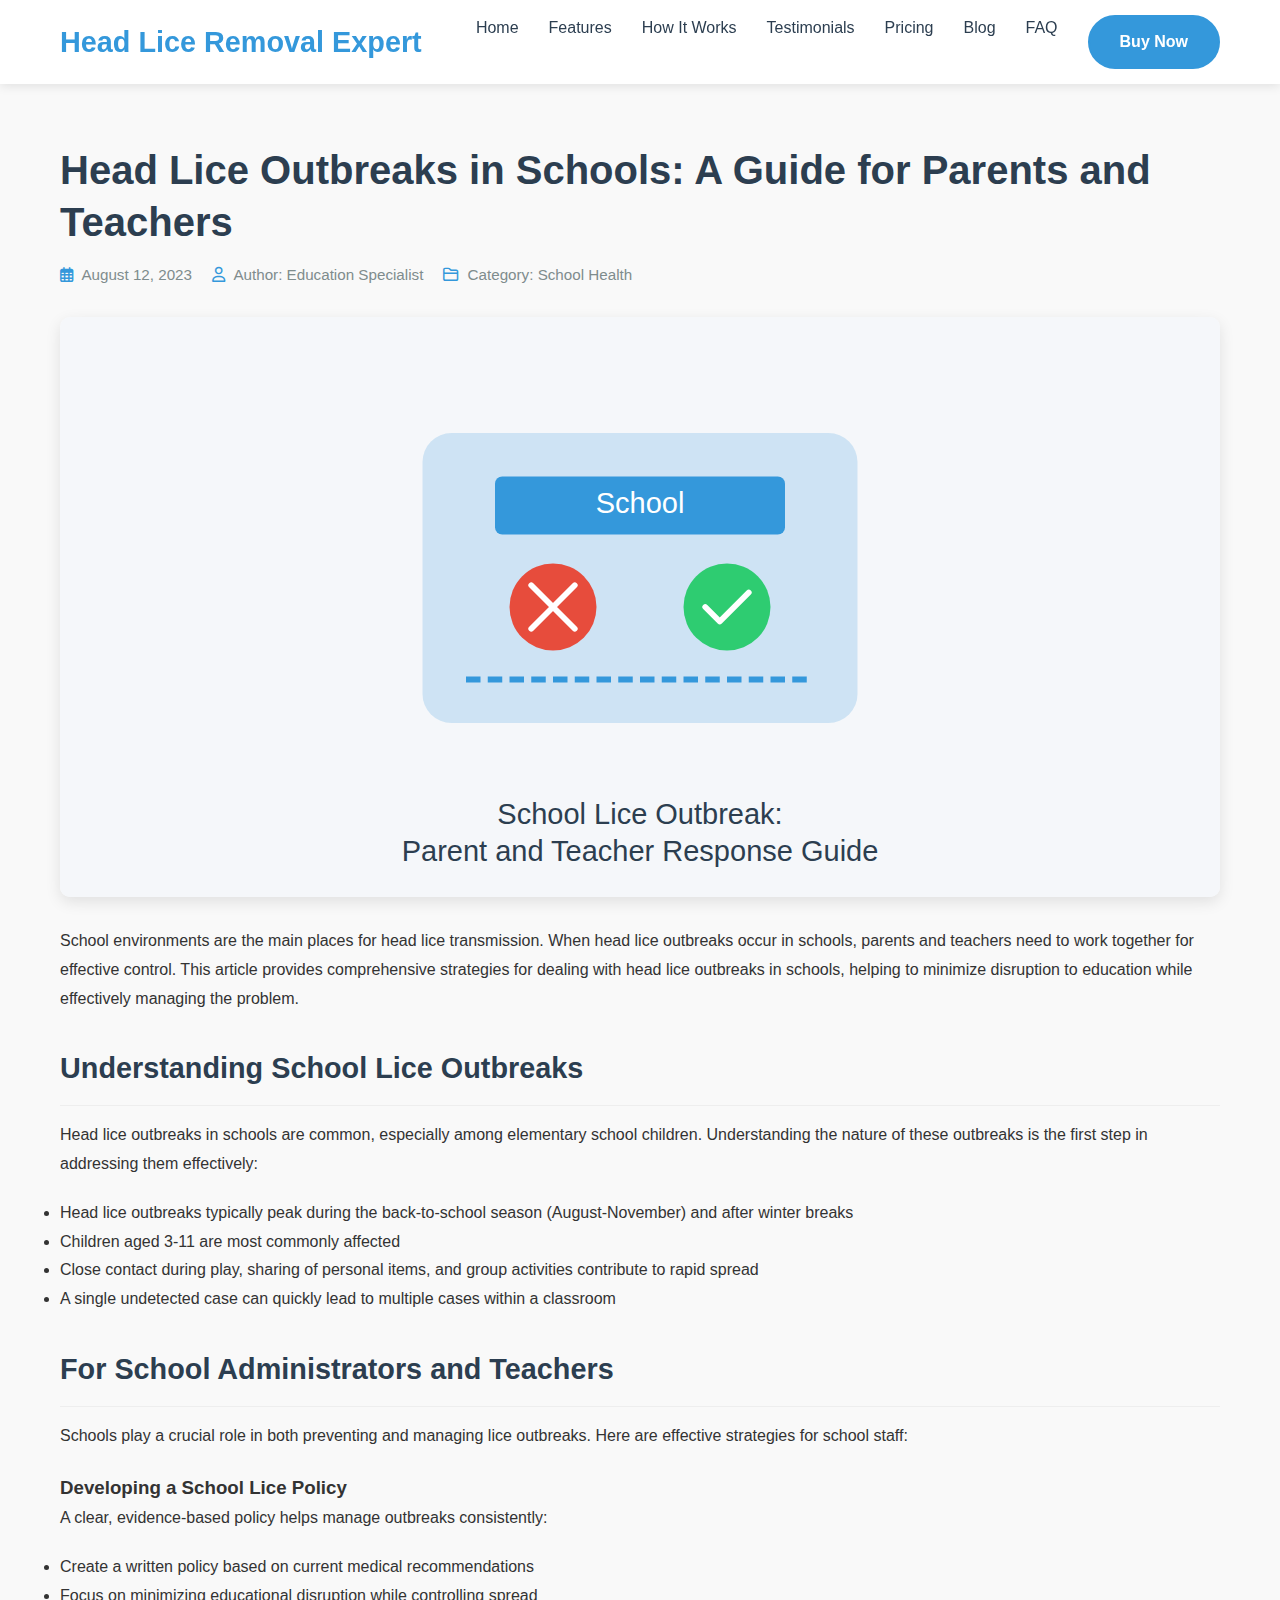
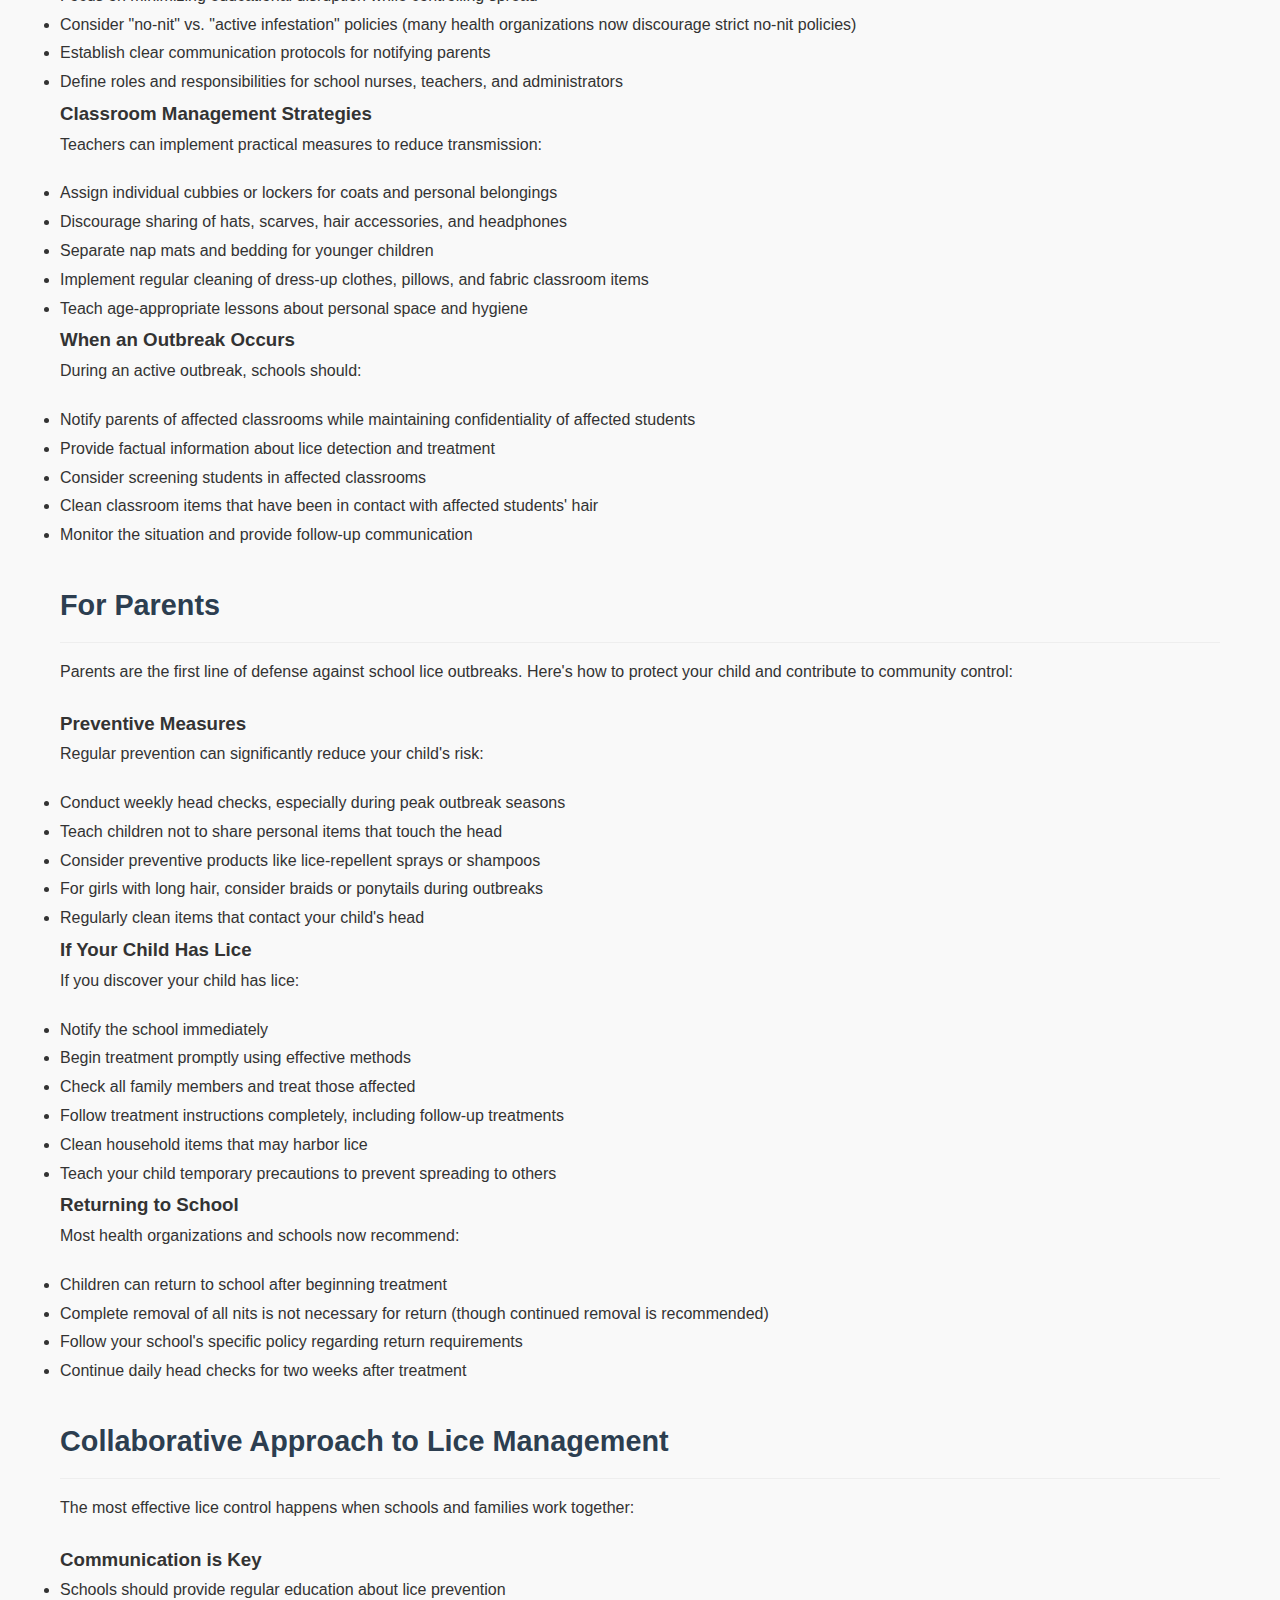
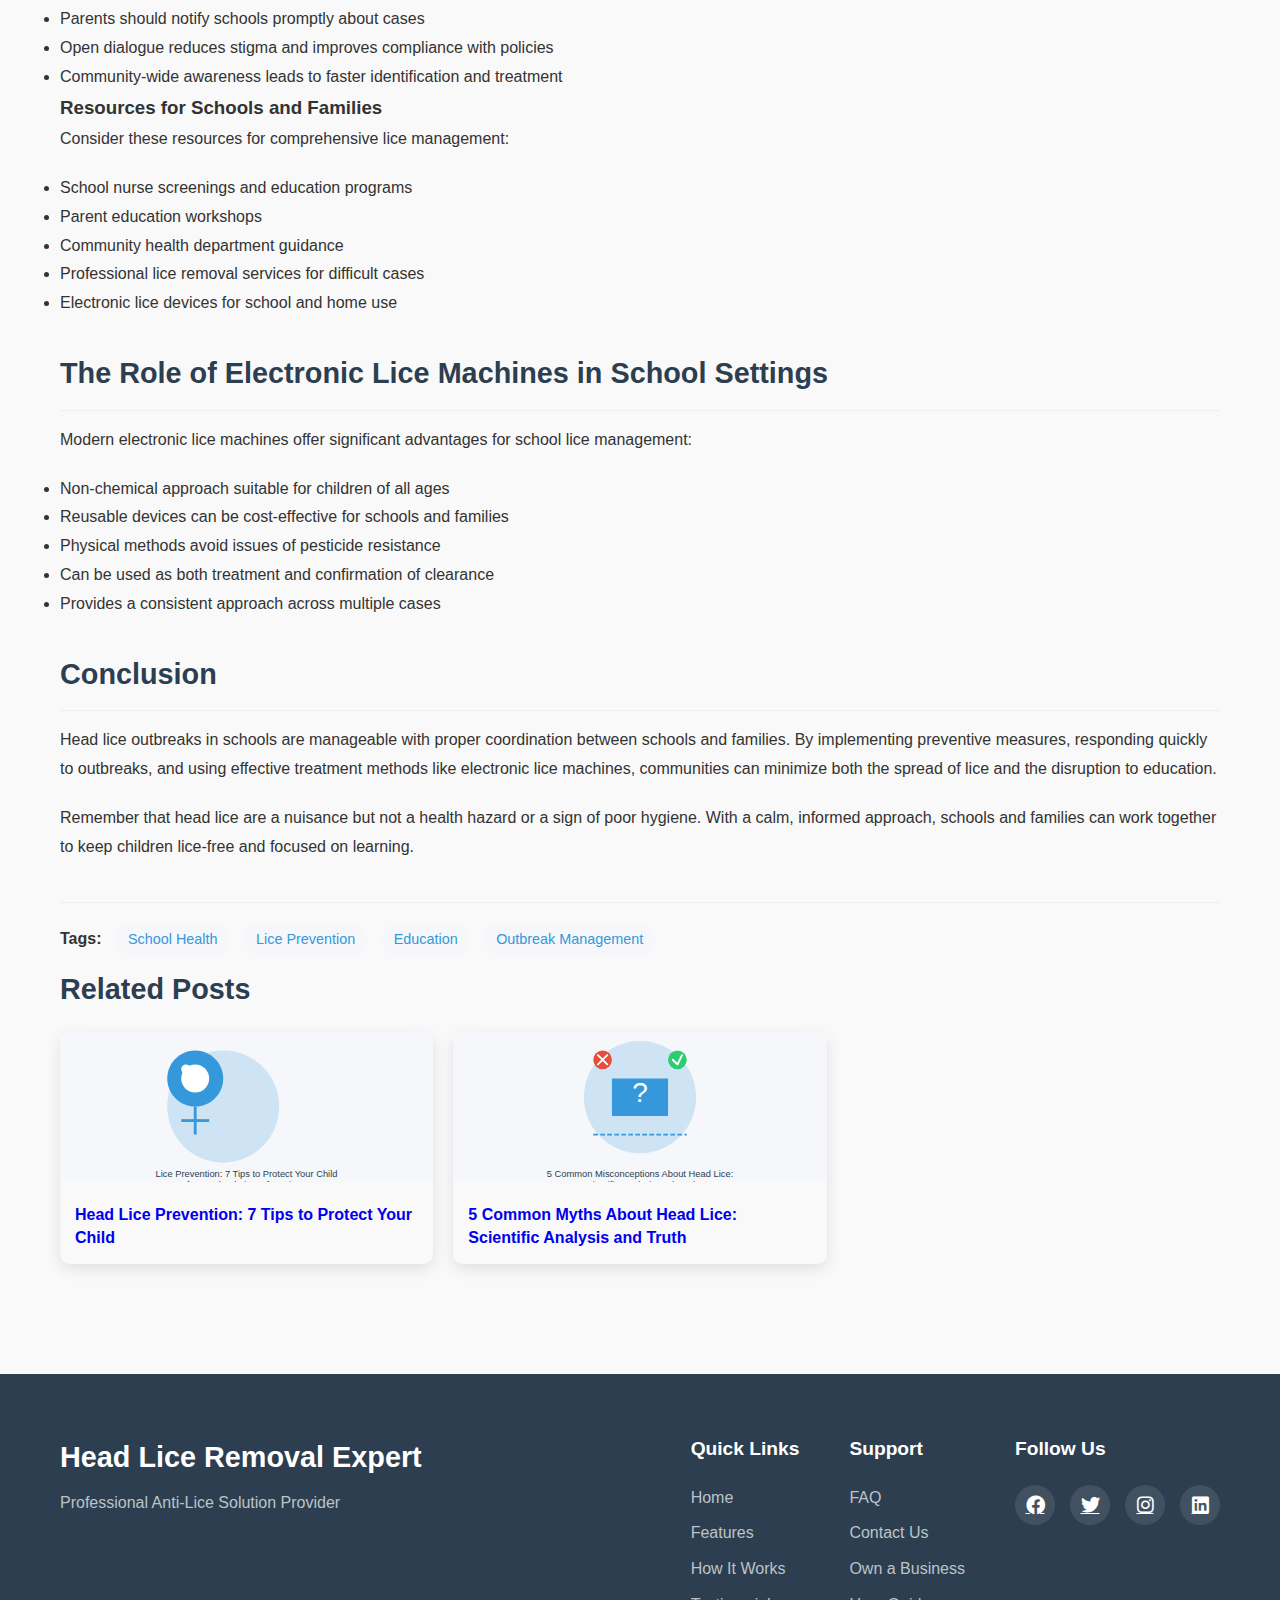
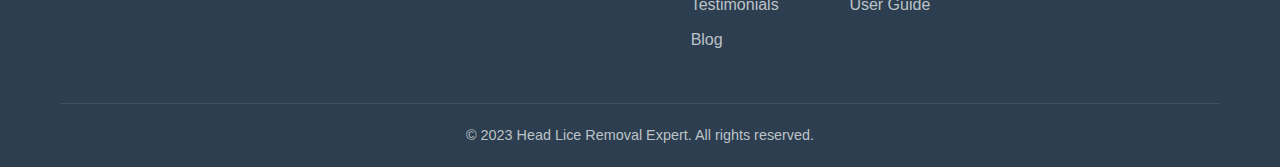
<file: blog-post5.html>
<!DOCTYPE html>
<html lang="en">
<head>
    <meta charset="UTF-8">
    <meta name="viewport" content="width=device-width, initial-scale=1.0">
    <title>Head Lice Outbreaks in Schools: A Guide for Parents and Teachers - Head Lice Removal Expert</title>
    <link rel="stylesheet" href="styles.css">
    <link rel="stylesheet" href="https://cdnjs.cloudflare.com/ajax/libs/font-awesome/6.0.0-beta3/css/all.min.css">
    <link rel="stylesheet" href="blog-styles.css">
</head>
<body>
    <!-- Navigation Bar -->
    <header>
        <div class="container">
            <div class="logo">
                <h1>Head Lice Removal Expert</h1>
            </div>
            <nav>
                <ul>
                    <li><a href="index.html#home">Home</a></li>
                    <li><a href="index.html#features">Features</a></li>
                    <li><a href="index.html#how-it-works">How It Works</a></li>
                    <li><a href="index.html#testimonials">Testimonials</a></li>
                    <li><a href="index.html#pricing">Pricing</a></li>
                    <li><a href="blog.html" class="active">Blog</a></li>
                    <li><a href="index.html#faq">FAQ</a></li>
                    <li><a href="index.html#contact" class="btn-primary">Buy Now</a></li>
                </ul>
            </nav>
            <div class="mobile-menu-btn">
                <i class="fas fa-bars"></i>
            </div>
        </div>
    </header>

    <!-- Blog Post Content -->
    <section class="blog-post">
        <div class="container">
            <div class="blog-post-header">
                <h1>Head Lice Outbreaks in Schools: A Guide for Parents and Teachers</h1>
                <div class="blog-post-meta">
                    <span><i class="far fa-calendar-alt"></i> August 12, 2023</span>
                    <span><i class="far fa-user"></i> Author: Education Specialist</span>
                    <span><i class="far fa-folder"></i> Category: School Health</span>
                </div>
            </div>
            
            <div class="blog-post-image">
                <img src="images/blog5.svg" alt="Head Lice in Schools">
            </div>
            
            <div class="blog-post-content">
                <p>School environments are the main places for head lice transmission. When head lice outbreaks occur in schools, parents and teachers need to work together for effective control. This article provides comprehensive strategies for dealing with head lice outbreaks in schools, helping to minimize disruption to education while effectively managing the problem.</p>
                
                <h2>Understanding School Lice Outbreaks</h2>
                <p>Head lice outbreaks in schools are common, especially among elementary school children. Understanding the nature of these outbreaks is the first step in addressing them effectively:</p>
                
                <ul>
                    <li>Head lice outbreaks typically peak during the back-to-school season (August-November) and after winter breaks</li>
                    <li>Children aged 3-11 are most commonly affected</li>
                    <li>Close contact during play, sharing of personal items, and group activities contribute to rapid spread</li>
                    <li>A single undetected case can quickly lead to multiple cases within a classroom</li>
                </ul>
                
                <h2>For School Administrators and Teachers</h2>
                <p>Schools play a crucial role in both preventing and managing lice outbreaks. Here are effective strategies for school staff:</p>
                
                <h3>Developing a School Lice Policy</h3>
                <p>A clear, evidence-based policy helps manage outbreaks consistently:</p>
                <ul>
                    <li>Create a written policy based on current medical recommendations</li>
                    <li>Focus on minimizing educational disruption while controlling spread</li>
                    <li>Consider "no-nit" vs. "active infestation" policies (many health organizations now discourage strict no-nit policies)</li>
                    <li>Establish clear communication protocols for notifying parents</li>
                    <li>Define roles and responsibilities for school nurses, teachers, and administrators</li>
                </ul>
                
                <h3>Classroom Management Strategies</h3>
                <p>Teachers can implement practical measures to reduce transmission:</p>
                <ul>
                    <li>Assign individual cubbies or lockers for coats and personal belongings</li>
                    <li>Discourage sharing of hats, scarves, hair accessories, and headphones</li>
                    <li>Separate nap mats and bedding for younger children</li>
                    <li>Implement regular cleaning of dress-up clothes, pillows, and fabric classroom items</li>
                    <li>Teach age-appropriate lessons about personal space and hygiene</li>
                </ul>
                
                <h3>When an Outbreak Occurs</h3>
                <p>During an active outbreak, schools should:</p>
                <ul>
                    <li>Notify parents of affected classrooms while maintaining confidentiality of affected students</li>
                    <li>Provide factual information about lice detection and treatment</li>
                    <li>Consider screening students in affected classrooms</li>
                    <li>Clean classroom items that have been in contact with affected students' hair</li>
                    <li>Monitor the situation and provide follow-up communication</li>
                </ul>
                
                <h2>For Parents</h2>
                <p>Parents are the first line of defense against school lice outbreaks. Here's how to protect your child and contribute to community control:</p>
                
                <h3>Preventive Measures</h3>
                <p>Regular prevention can significantly reduce your child's risk:</p>
                <ul>
                    <li>Conduct weekly head checks, especially during peak outbreak seasons</li>
                    <li>Teach children not to share personal items that touch the head</li>
                    <li>Consider preventive products like lice-repellent sprays or shampoos</li>
                    <li>For girls with long hair, consider braids or ponytails during outbreaks</li>
                    <li>Regularly clean items that contact your child's head</li>
                </ul>
                
                <h3>If Your Child Has Lice</h3>
                <p>If you discover your child has lice:</p>
                <ul>
                    <li>Notify the school immediately</li>
                    <li>Begin treatment promptly using effective methods</li>
                    <li>Check all family members and treat those affected</li>
                    <li>Follow treatment instructions completely, including follow-up treatments</li>
                    <li>Clean household items that may harbor lice</li>
                    <li>Teach your child temporary precautions to prevent spreading to others</li>
                </ul>
                
                <h3>Returning to School</h3>
                <p>Most health organizations and schools now recommend:</p>
                <ul>
                    <li>Children can return to school after beginning treatment</li>
                    <li>Complete removal of all nits is not necessary for return (though continued removal is recommended)</li>
                    <li>Follow your school's specific policy regarding return requirements</li>
                    <li>Continue daily head checks for two weeks after treatment</li>
                </ul>
                
                <h2>Collaborative Approach to Lice Management</h2>
                <p>The most effective lice control happens when schools and families work together:</p>
                
                <h3>Communication is Key</h3>
                <ul>
                    <li>Schools should provide regular education about lice prevention</li>
                    <li>Parents should notify schools promptly about cases</li>
                    <li>Open dialogue reduces stigma and improves compliance with policies</li>
                    <li>Community-wide awareness leads to faster identification and treatment</li>
                </ul>
                
                <h3>Resources for Schools and Families</h3>
                <p>Consider these resources for comprehensive lice management:</p>
                <ul>
                    <li>School nurse screenings and education programs</li>
                    <li>Parent education workshops</li>
                    <li>Community health department guidance</li>
                    <li>Professional lice removal services for difficult cases</li>
                    <li>Electronic lice devices for school and home use</li>
                </ul>
                
                <h2>The Role of Electronic Lice Machines in School Settings</h2>
                <p>Modern electronic lice machines offer significant advantages for school lice management:</p>
                <ul>
                    <li>Non-chemical approach suitable for children of all ages</li>
                    <li>Reusable devices can be cost-effective for schools and families</li>
                    <li>Physical methods avoid issues of pesticide resistance</li>
                    <li>Can be used as both treatment and confirmation of clearance</li>
                    <li>Provides a consistent approach across multiple cases</li>
                </ul>
                
                <h2>Conclusion</h2>
                <p>Head lice outbreaks in schools are manageable with proper coordination between schools and families. By implementing preventive measures, responding quickly to outbreaks, and using effective treatment methods like electronic lice machines, communities can minimize both the spread of lice and the disruption to education.</p>
                
                <p>Remember that head lice are a nuisance but not a health hazard or a sign of poor hygiene. With a calm, informed approach, schools and families can work together to keep children lice-free and focused on learning.</p>
            </div>
            
            <div class="blog-post-tags">
                <span>Tags:</span>
                <a href="#">School Health</a>
                <a href="#">Lice Prevention</a>
                <a href="#">Education</a>
                <a href="#">Outbreak Management</a>
            </div>
            
            <div class="related-posts">
                <h3>Related Posts</h3>
                <div class="related-posts-grid">
                    <div class="related-post">
                        <img src="images/blog1.svg" alt="Head Lice Prevention Tips">
                        <h4><a href="blog-post1.html">Head Lice Prevention: 7 Tips to Protect Your Child</a></h4>
                    </div>
                    <div class="related-post">
                        <img src="images/blog3.svg" alt="Myths About Head Lice">
                        <h4><a href="blog-post3.html">5 Common Myths About Head Lice: Scientific Analysis and Truth</a></h4>
                    </div>
                </div>
            </div>
        </div>
    </section>

    <!-- Footer -->
    <footer>
        <div class="container">
            <div class="footer-content">
                <div class="footer-logo">
                    <h2>Head Lice Removal Expert</h2>
                    <p>Professional Anti-Lice Solution Provider</p>
                </div>
                <div class="footer-links">
                    <div class="footer-links-column">
                        <h3>Quick Links</h3>
                        <ul>
                            <li><a href="index.html#home">Home</a></li>
                            <li><a href="index.html#features">Features</a></li>
                            <li><a href="index.html#how-it-works">How It Works</a></li>
                            <li><a href="index.html#testimonials">Testimonials</a></li>
                            <li><a href="blog.html">Blog</a></li>
                        </ul>
                    </div>
                    <div class="footer-links-column">
                        <h3>Support</h3>
                        <ul>
                            <li><a href="index.html#faq">FAQ</a></li>
                            <li><a href="https://toexpet.en.alibaba.com/productgrouplist-918274351/licemachine.html">Contact Us</a></li>
                            <li><a href="business.html">Own a Business</a></li>
                            <li><a href="user-guide.html">User Guide</a></li>
                        </ul>
                    </div>
                    <div class="footer-links-column">
                        <h3>Follow Us</h3>
                        <div class="social-links">
                            <a href="#"><i class="fab fa-facebook"></i></a>
                            <a href="#"><i class="fab fa-twitter"></i></a>
                            <a href="#"><i class="fab fa-instagram"></i></a>
                            <a href="#"><i class="fab fa-linkedin"></i></a>
                        </div>
                    </div>
                </div>
            </div>
            <div class="footer-bottom">
                <p>&copy; 2023 Head Lice Removal Expert. All rights reserved.</p>
            </div>
        </div>
    </footer>

    <script src="script.js"></script>
</body>
</html>
</file>
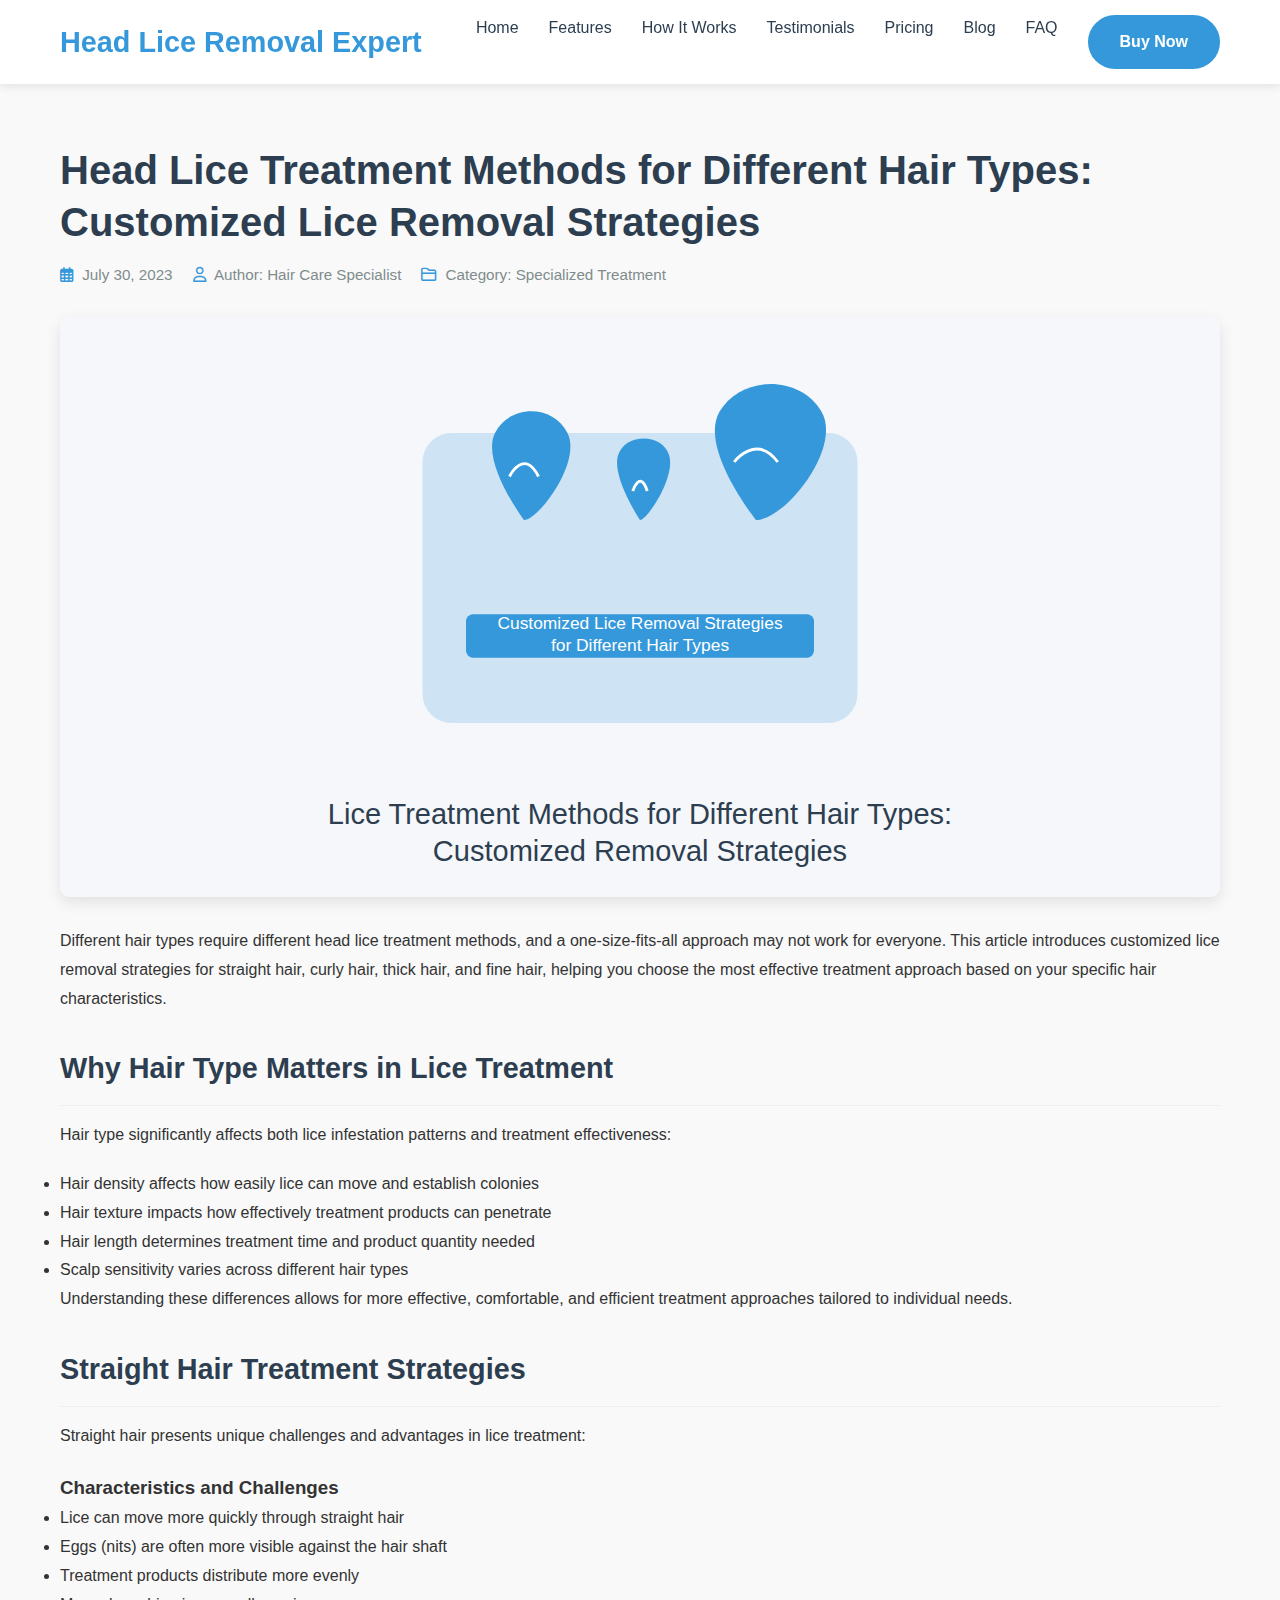
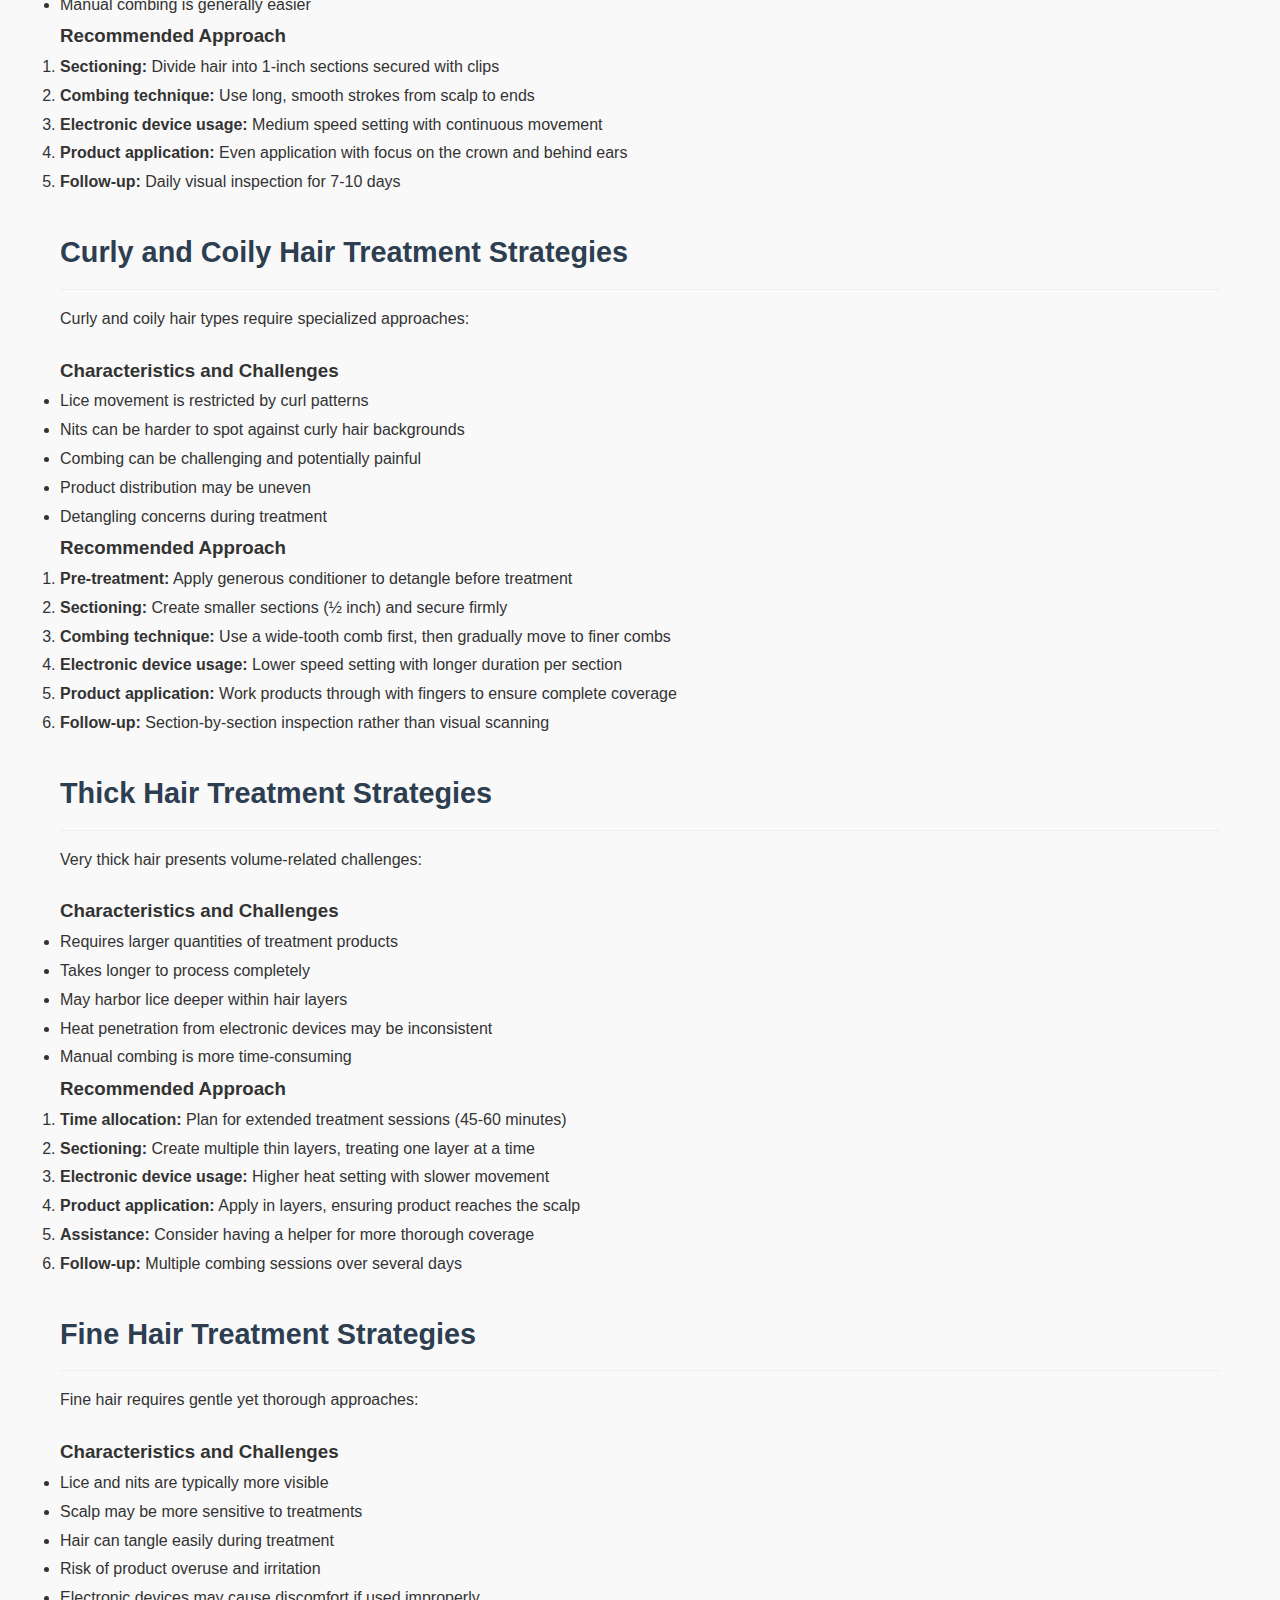
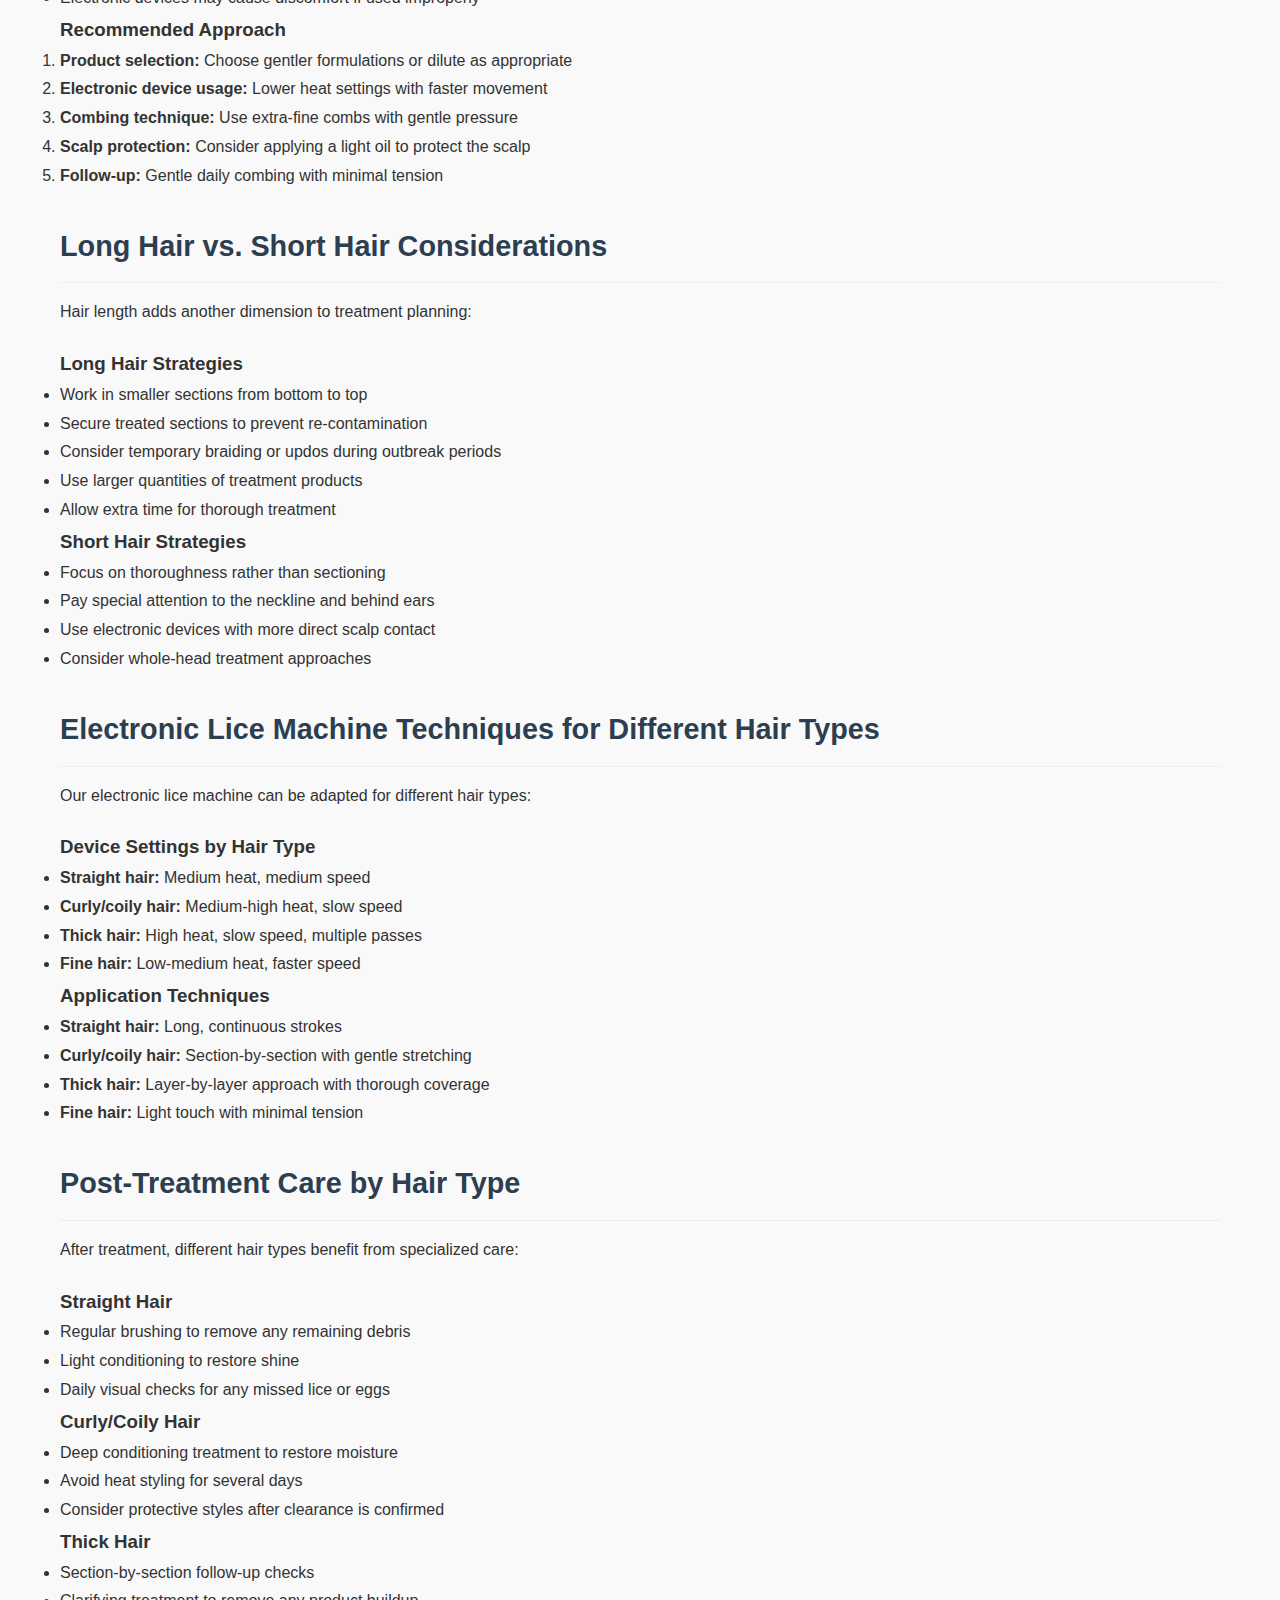
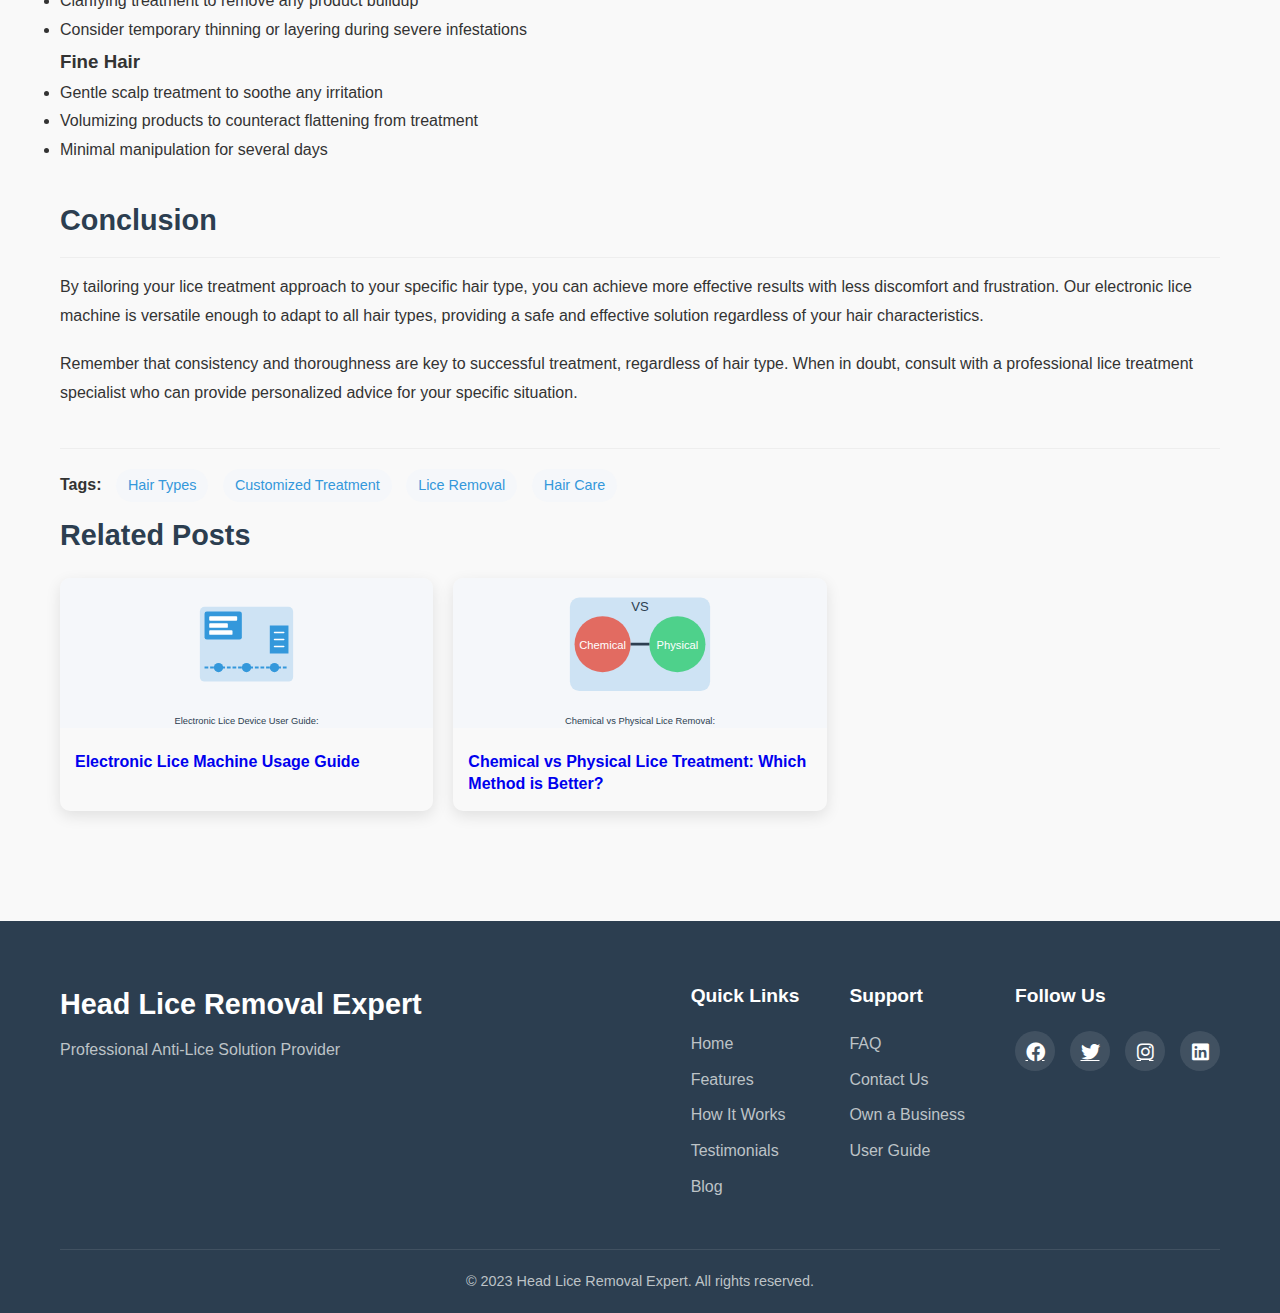
<file: blog-post6.html>
<!DOCTYPE html>
<html lang="en">
<head>
    <meta charset="UTF-8">
    <meta name="viewport" content="width=device-width, initial-scale=1.0">
    <title>Head Lice Treatment Methods for Different Hair Types: Customized Lice Removal Strategies - Head Lice Removal Expert</title>
    <!-- Google tag (gtag.js) --> 
    <script async src="https://www.googletagmanager.com/gtag/js?id=G-S9SR60CCYT"></script> 
    <script> 
      window.dataLayer = window.dataLayer || []; 
      function gtag(){dataLayer.push(arguments);} 
      gtag('js', new Date()); 
     
      gtag('config', 'G-S9SR60CCYT'); 
    </script>
    <link rel="stylesheet" href="styles.css">
    <link rel="stylesheet" href="https://cdnjs.cloudflare.com/ajax/libs/font-awesome/6.0.0-beta3/css/all.min.css">
    <link rel="stylesheet" href="blog-styles.css">
</head>
<body>
    <!-- Navigation Bar -->
    <header>
        <div class="container">
            <div class="logo">
                <h1>Head Lice Removal Expert</h1>
            </div>
            <nav>
                <ul>
                    <li><a href="index.html#home">Home</a></li>
                    <li><a href="index.html#features">Features</a></li>
                    <li><a href="index.html#how-it-works">How It Works</a></li>
                    <li><a href="index.html#testimonials">Testimonials</a></li>
                    <li><a href="index.html#pricing">Pricing</a></li>
                    <li><a href="blog.html" class="active">Blog</a></li>
                    <li><a href="index.html#faq">FAQ</a></li>
                    <li><a href="https://toexpet.en.alibaba.com/productgrouplist-918274351/licemachine.html" class="btn-primary">Buy Now</a></li>
                </ul>
            </nav>
            <div class="mobile-menu-btn">
                <i class="fas fa-bars"></i>
            </div>
        </div>
    </header>

    <!-- Blog Post Content -->
    <section class="blog-post">
        <div class="container">
            <div class="blog-post-header">
                <h1>Head Lice Treatment Methods for Different Hair Types: Customized Lice Removal Strategies</h1>
                <div class="blog-post-meta">
                    <span><i class="far fa-calendar-alt"></i> July 30, 2023</span>
                    <span><i class="far fa-user"></i> Author: Hair Care Specialist</span>
                    <span><i class="far fa-folder"></i> Category: Specialized Treatment</span>
                </div>
            </div>
            
            <div class="blog-post-image">
                <img src="images/blog6.svg" alt="Lice Treatment for Different Hair Types">
            </div>
            
            <div class="blog-post-content">
                <p>Different hair types require different head lice treatment methods, and a one-size-fits-all approach may not work for everyone. This article introduces customized lice removal strategies for straight hair, curly hair, thick hair, and fine hair, helping you choose the most effective treatment approach based on your specific hair characteristics.</p>
                
                <h2>Why Hair Type Matters in Lice Treatment</h2>
                <p>Hair type significantly affects both lice infestation patterns and treatment effectiveness:</p>
                
                <ul>
                    <li>Hair density affects how easily lice can move and establish colonies</li>
                    <li>Hair texture impacts how effectively treatment products can penetrate</li>
                    <li>Hair length determines treatment time and product quantity needed</li>
                    <li>Scalp sensitivity varies across different hair types</li>
                </ul>
                
                <p>Understanding these differences allows for more effective, comfortable, and efficient treatment approaches tailored to individual needs.</p>
                
                <h2>Straight Hair Treatment Strategies</h2>
                <p>Straight hair presents unique challenges and advantages in lice treatment:</p>
                
                <h3>Characteristics and Challenges</h3>
                <ul>
                    <li>Lice can move more quickly through straight hair</li>
                    <li>Eggs (nits) are often more visible against the hair shaft</li>
                    <li>Treatment products distribute more evenly</li>
                    <li>Manual combing is generally easier</li>
                </ul>
                
                <h3>Recommended Approach</h3>
                <ol>
                    <li><strong>Sectioning:</strong> Divide hair into 1-inch sections secured with clips</li>
                    <li><strong>Combing technique:</strong> Use long, smooth strokes from scalp to ends</li>
                    <li><strong>Electronic device usage:</strong> Medium speed setting with continuous movement</li>
                    <li><strong>Product application:</strong> Even application with focus on the crown and behind ears</li>
                    <li><strong>Follow-up:</strong> Daily visual inspection for 7-10 days</li>
                </ol>
                
                <h2>Curly and Coily Hair Treatment Strategies</h2>
                <p>Curly and coily hair types require specialized approaches:</p>
                
                <h3>Characteristics and Challenges</h3>
                <ul>
                    <li>Lice movement is restricted by curl patterns</li>
                    <li>Nits can be harder to spot against curly hair backgrounds</li>
                    <li>Combing can be challenging and potentially painful</li>
                    <li>Product distribution may be uneven</li>
                    <li>Detangling concerns during treatment</li>
                </ul>
                
                <h3>Recommended Approach</h3>
                <ol>
                    <li><strong>Pre-treatment:</strong> Apply generous conditioner to detangle before treatment</li>
                    <li><strong>Sectioning:</strong> Create smaller sections (½ inch) and secure firmly</li>
                    <li><strong>Combing technique:</strong> Use a wide-tooth comb first, then gradually move to finer combs</li>
                    <li><strong>Electronic device usage:</strong> Lower speed setting with longer duration per section</li>
                    <li><strong>Product application:</strong> Work products through with fingers to ensure complete coverage</li>
                    <li><strong>Follow-up:</strong> Section-by-section inspection rather than visual scanning</li>
                </ol>
                
                <h2>Thick Hair Treatment Strategies</h2>
                <p>Very thick hair presents volume-related challenges:</p>
                
                <h3>Characteristics and Challenges</h3>
                <ul>
                    <li>Requires larger quantities of treatment products</li>
                    <li>Takes longer to process completely</li>
                    <li>May harbor lice deeper within hair layers</li>
                    <li>Heat penetration from electronic devices may be inconsistent</li>
                    <li>Manual combing is more time-consuming</li>
                </ul>
                
                <h3>Recommended Approach</h3>
                <ol>
                    <li><strong>Time allocation:</strong> Plan for extended treatment sessions (45-60 minutes)</li>
                    <li><strong>Sectioning:</strong> Create multiple thin layers, treating one layer at a time</li>
                    <li><strong>Electronic device usage:</strong> Higher heat setting with slower movement</li>
                    <li><strong>Product application:</strong> Apply in layers, ensuring product reaches the scalp</li>
                    <li><strong>Assistance:</strong> Consider having a helper for more thorough coverage</li>
                    <li><strong>Follow-up:</strong> Multiple combing sessions over several days</li>
                </ol>
                
                <h2>Fine Hair Treatment Strategies</h2>
                <p>Fine hair requires gentle yet thorough approaches:</p>
                
                <h3>Characteristics and Challenges</h3>
                <ul>
                    <li>Lice and nits are typically more visible</li>
                    <li>Scalp may be more sensitive to treatments</li>
                    <li>Hair can tangle easily during treatment</li>
                    <li>Risk of product overuse and irritation</li>
                    <li>Electronic devices may cause discomfort if used improperly</li>
                </ul>
                
                <h3>Recommended Approach</h3>
                <ol>
                    <li><strong>Product selection:</strong> Choose gentler formulations or dilute as appropriate</li>
                    <li><strong>Electronic device usage:</strong> Lower heat settings with faster movement</li>
                    <li><strong>Combing technique:</strong> Use extra-fine combs with gentle pressure</li>
                    <li><strong>Scalp protection:</strong> Consider applying a light oil to protect the scalp</li>
                    <li><strong>Follow-up:</strong> Gentle daily combing with minimal tension</li>
                </ol>
                
                <h2>Long Hair vs. Short Hair Considerations</h2>
                <p>Hair length adds another dimension to treatment planning:</p>
                
                <h3>Long Hair Strategies</h3>
                <ul>
                    <li>Work in smaller sections from bottom to top</li>
                    <li>Secure treated sections to prevent re-contamination</li>
                    <li>Consider temporary braiding or updos during outbreak periods</li>
                    <li>Use larger quantities of treatment products</li>
                    <li>Allow extra time for thorough treatment</li>
                </ul>
                
                <h3>Short Hair Strategies</h3>
                <ul>
                    <li>Focus on thoroughness rather than sectioning</li>
                    <li>Pay special attention to the neckline and behind ears</li>
                    <li>Use electronic devices with more direct scalp contact</li>
                    <li>Consider whole-head treatment approaches</li>
                </ul>
                
                <h2>Electronic Lice Machine Techniques for Different Hair Types</h2>
                <p>Our electronic lice machine can be adapted for different hair types:</p>
                
                <h3>Device Settings by Hair Type</h3>
                <ul>
                    <li><strong>Straight hair:</strong> Medium heat, medium speed</li>
                    <li><strong>Curly/coily hair:</strong> Medium-high heat, slow speed</li>
                    <li><strong>Thick hair:</strong> High heat, slow speed, multiple passes</li>
                    <li><strong>Fine hair:</strong> Low-medium heat, faster speed</li>
                </ul>
                
                <h3>Application Techniques</h3>
                <ul>
                    <li><strong>Straight hair:</strong> Long, continuous strokes</li>
                    <li><strong>Curly/coily hair:</strong> Section-by-section with gentle stretching</li>
                    <li><strong>Thick hair:</strong> Layer-by-layer approach with thorough coverage</li>
                    <li><strong>Fine hair:</strong> Light touch with minimal tension</li>
                </ul>
                
                <h2>Post-Treatment Care by Hair Type</h2>
                <p>After treatment, different hair types benefit from specialized care:</p>
                
                <h3>Straight Hair</h3>
                <ul>
                    <li>Regular brushing to remove any remaining debris</li>
                    <li>Light conditioning to restore shine</li>
                    <li>Daily visual checks for any missed lice or eggs</li>
                </ul>
                
                <h3>Curly/Coily Hair</h3>
                <ul>
                    <li>Deep conditioning treatment to restore moisture</li>
                    <li>Avoid heat styling for several days</li>
                    <li>Consider protective styles after clearance is confirmed</li>
                </ul>
                
                <h3>Thick Hair</h3>
                <ul>
                    <li>Section-by-section follow-up checks</li>
                    <li>Clarifying treatment to remove any product buildup</li>
                    <li>Consider temporary thinning or layering during severe infestations</li>
                </ul>
                
                <h3>Fine Hair</h3>
                <ul>
                    <li>Gentle scalp treatment to soothe any irritation</li>
                    <li>Volumizing products to counteract flattening from treatment</li>
                    <li>Minimal manipulation for several days</li>
                </ul>
                
                <h2>Conclusion</h2>
                <p>By tailoring your lice treatment approach to your specific hair type, you can achieve more effective results with less discomfort and frustration. Our electronic lice machine is versatile enough to adapt to all hair types, providing a safe and effective solution regardless of your hair characteristics.</p>
                
                <p>Remember that consistency and thoroughness are key to successful treatment, regardless of hair type. When in doubt, consult with a professional lice treatment specialist who can provide personalized advice for your specific situation.</p>
            </div>
            
            <div class="blog-post-tags">
                <span>Tags:</span>
                <a href="#">Hair Types</a>
                <a href="#">Customized Treatment</a>
                <a href="#">Lice Removal</a>
                <a href="#">Hair Care</a>
            </div>
            
            <div class="related-posts">
                <h3>Related Posts</h3>
                <div class="related-posts-grid">
                    <div class="related-post">
                        <img src="images/blog2.svg" alt="Electronic Lice Machine Usage Guide">
                        <h4><a href="blog-post2.html">Electronic Lice Machine Usage Guide</a></h4>
                    </div>
                    <div class="related-post">
                        <img src="images/blog4.svg" alt="Chemical vs Physical Lice Treatment">
                        <h4><a href="blog-post4.html">Chemical vs Physical Lice Treatment: Which Method is Better?</a></h4>
                    </div>
                </div>
            </div>
        </div>
    </section>

    <!-- Footer -->
    <footer>
        <div class="container">
            <div class="footer-content">
                <div class="footer-logo">
                    <h2>Head Lice Removal Expert</h2>
                    <p>Professional Anti-Lice Solution Provider</p>
                </div>
                <div class="footer-links">
                    <div class="footer-links-column">
                        <h3>Quick Links</h3>
                        <ul>
                            <li><a href="index.html#home">Home</a></li>
                            <li><a href="index.html#features">Features</a></li>
                            <li><a href="index.html#how-it-works">How It Works</a></li>
                            <li><a href="index.html#testimonials">Testimonials</a></li>
                            <li><a href="blog.html">Blog</a></li>
                        </ul>
                    </div>
                    <div class="footer-links-column">
                        <h3>Support</h3>
                        <ul>
                            <li><a href="index.html#faq">FAQ</a></li>
                            <li><a href="https://toexpet.en.alibaba.com/productgrouplist-918274351/licemachine.html">Contact Us</a></li>
                            <li><a href="business.html">Own a Business</a></li>
                            <li><a href="user-guide.html">User Guide</a></li>
                        </ul>
                    </div>
                    <div class="footer-links-column">
                        <h3>Follow Us</h3>
                        <div class="social-links">
                            <a href="#"><i class="fab fa-facebook"></i></a>
                            <a href="#"><i class="fab fa-twitter"></i></a>
                            <a href="#"><i class="fab fa-instagram"></i></a>
                            <a href="#"><i class="fab fa-linkedin"></i></a>
                        </div>
                    </div>
                </div>
            </div>
            <div class="footer-bottom">
                <p>&copy; 2023 Head Lice Removal Expert. All rights reserved.</p>
            </div>
        </div>
    </footer>

    <script src="script.js"></script>
</body>
</html>
</file>
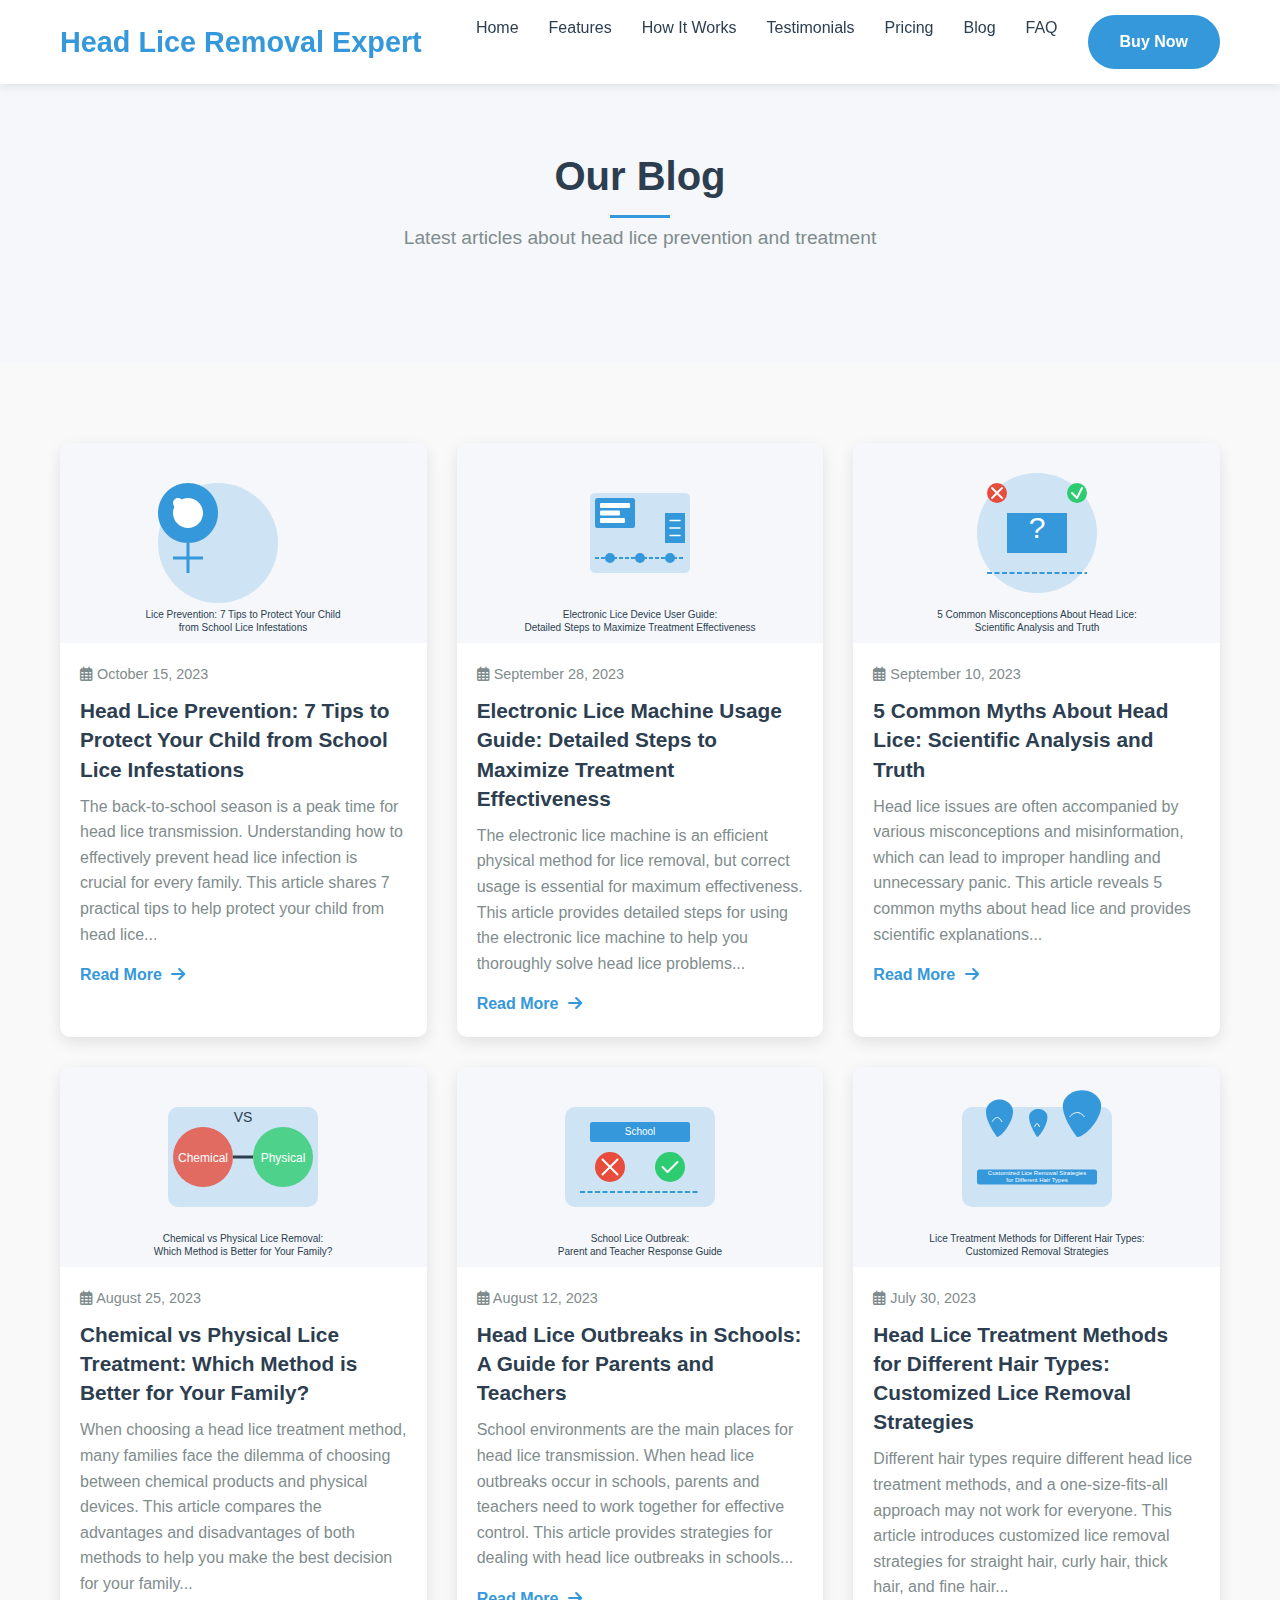
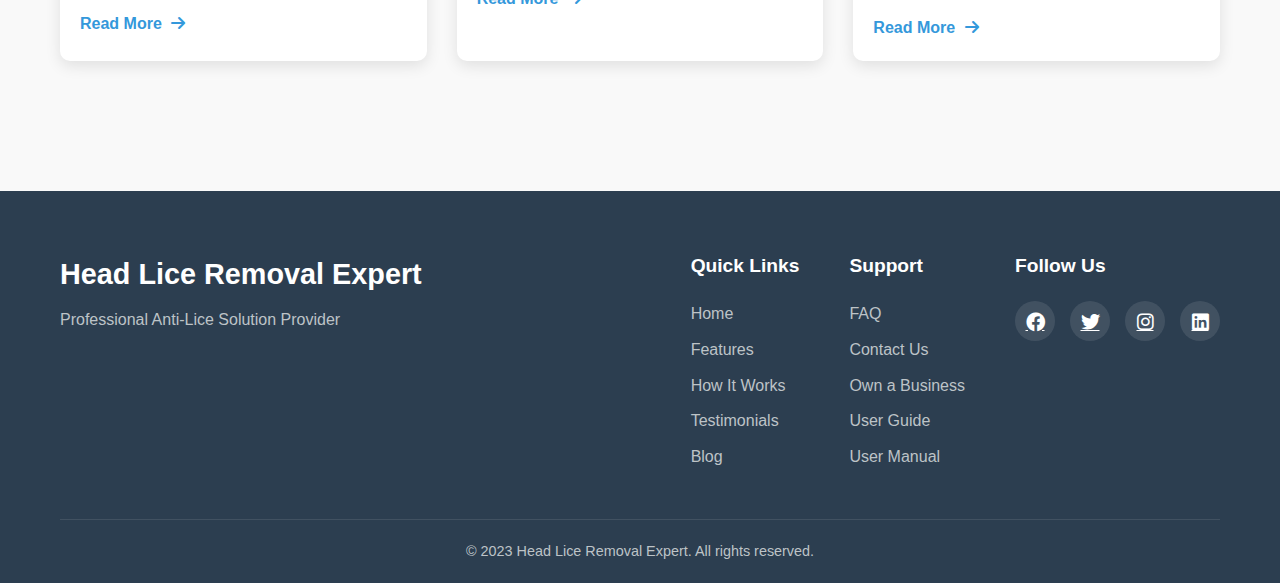
<file: blog.html>
<!DOCTYPE html>
<html lang="en">
<head>
    <meta charset="UTF-8">
    <meta name="viewport" content="width=device-width, initial-scale=1.0">
    <title>Blog - Head Lice Removal Expert</title>
    <!-- Google tag (gtag.js) --> 
    <script async src="https://www.googletagmanager.com/gtag/js?id=G-S9SR60CCYT"></script> 
    <script> 
      window.dataLayer = window.dataLayer || []; 
      function gtag(){dataLayer.push(arguments);} 
      gtag('js', new Date()); 
     
      gtag('config', 'G-S9SR60CCYT'); 
    </script>
    <link rel="stylesheet" href="styles.css">
    <link rel="stylesheet" href="https://cdnjs.cloudflare.com/ajax/libs/font-awesome/6.0.0-beta3/css/all.min.css">
    <link rel="stylesheet" href="blog-styles.css">
</head>
<body>
    <!-- Navigation Bar -->
    <header>
        <div class="container">
            <div class="logo">
                <h1>Head Lice Removal Expert</h1>
            </div>
            <nav>
                <ul>
                    <li><a href="index.html#home">Home</a></li>
                    <li><a href="index.html#features">Features</a></li>
                    <li><a href="index.html#how-it-works">How It Works</a></li>
                    <li><a href="index.html#testimonials">Testimonials</a></li>
                    <li><a href="index.html#pricing">Pricing</a></li>
                    <li><a href="blog.html" class="active">Blog</a></li>
                    <li><a href="index.html#faq">FAQ</a></li>
                    <li><a href="https://toexpet.en.alibaba.com/productgrouplist-918274351/licemachine.html" class="btn-primary">Buy Now</a></li>
                </ul>
            </nav>
            <div class="mobile-menu-btn">
                <i class="fas fa-bars"></i>
            </div>
        </div>
    </header>

    <!-- Blog Header -->
    <section class="blog-header">
        <div class="container">
            <div class="section-header">
                <h2>Our Blog</h2>
                <p>Latest articles about head lice prevention and treatment</p>
            </div>
        </div>
    </section>

    <!-- Blog Posts -->
    <section class="blog-posts">
        <div class="container">
            <div class="blog-grid">
                <!-- Blog Post 1 -->
                <div class="blog-card">
                    <div class="blog-image">
                        <img src="images/blog1.svg" alt="Head Lice Prevention Tips">
                    </div>
                    <div class="blog-content">
                        <div class="blog-date">
                            <i class="far fa-calendar-alt"></i> October 15, 2023
                        </div>
                        <h3><a href="blog-post1.html">Head Lice Prevention: 7 Tips to Protect Your Child from School Lice Infestations</a></h3>
                        <p>The back-to-school season is a peak time for head lice transmission. Understanding how to effectively prevent head lice infection is crucial for every family. This article shares 7 practical tips to help protect your child from head lice...</p>
                        <a href="blog-post1.html" class="read-more">Read More <i class="fas fa-arrow-right"></i></a>
                    </div>
                </div>

                <!-- Blog Post 2 -->
                <div class="blog-card">
                    <div class="blog-image">
                        <img src="images/blog2.svg" alt="Electronic Lice Machine Usage Guide">
                    </div>
                    <div class="blog-content">
                        <div class="blog-date">
                            <i class="far fa-calendar-alt"></i> September 28, 2023
                        </div>
                        <h3><a href="blog-post2.html">Electronic Lice Machine Usage Guide: Detailed Steps to Maximize Treatment Effectiveness</a></h3>
                        <p>The electronic lice machine is an efficient physical method for lice removal, but correct usage is essential for maximum effectiveness. This article provides detailed steps for using the electronic lice machine to help you thoroughly solve head lice problems...</p>
                        <a href="blog-post2.html" class="read-more">Read More <i class="fas fa-arrow-right"></i></a>
                    </div>
                </div>

                <!-- Blog Post 3 -->
                <div class="blog-card">
                    <div class="blog-image">
                        <img src="images/blog3.svg" alt="Myths About Head Lice">
                    </div>
                    <div class="blog-content">
                        <div class="blog-date">
                            <i class="far fa-calendar-alt"></i> September 10, 2023
                        </div>
                        <h3><a href="blog-post3.html">5 Common Myths About Head Lice: Scientific Analysis and Truth</a></h3>
                        <p>Head lice issues are often accompanied by various misconceptions and misinformation, which can lead to improper handling and unnecessary panic. This article reveals 5 common myths about head lice and provides scientific explanations...</p>
                        <a href="blog-post3.html" class="read-more">Read More <i class="fas fa-arrow-right"></i></a>
                    </div>
                </div>

                <!-- Blog Post 4 -->
                <div class="blog-card">
                    <div class="blog-image">
                        <img src="images/blog4.svg" alt="Chemical vs Physical Lice Treatment">
                    </div>
                    <div class="blog-content">
                        <div class="blog-date">
                            <i class="far fa-calendar-alt"></i> August 25, 2023
                        </div>
                        <h3><a href="blog-post4.html">Chemical vs Physical Lice Treatment: Which Method is Better for Your Family?</a></h3>
                        <p>When choosing a head lice treatment method, many families face the dilemma of choosing between chemical products and physical devices. This article compares the advantages and disadvantages of both methods to help you make the best decision for your family...</p>
                        <a href="blog-post4.html" class="read-more">Read More <i class="fas fa-arrow-right"></i></a>
                    </div>
                </div>

                <!-- Blog Post 5 -->
                <div class="blog-card">
                    <div class="blog-image">
                        <img src="images/blog5.svg" alt="Head Lice in Schools">
                    </div>
                    <div class="blog-content">
                        <div class="blog-date">
                            <i class="far fa-calendar-alt"></i> August 12, 2023
                        </div>
                        <h3><a href="blog-post5.html">Head Lice Outbreaks in Schools: A Guide for Parents and Teachers</a></h3>
                        <p>School environments are the main places for head lice transmission. When head lice outbreaks occur in schools, parents and teachers need to work together for effective control. This article provides strategies for dealing with head lice outbreaks in schools...</p>
                        <a href="blog-post5.html" class="read-more">Read More <i class="fas fa-arrow-right"></i></a>
                    </div>
                </div>

                <!-- Blog Post 6 -->
                <div class="blog-card">
                    <div class="blog-image">
                        <img src="images/blog6.svg" alt="Lice Treatment for Different Hair Types">
                    </div>
                    <div class="blog-content">
                        <div class="blog-date">
                            <i class="far fa-calendar-alt"></i> July 30, 2023
                        </div>
                        <h3><a href="blog-post6.html">Head Lice Treatment Methods for Different Hair Types: Customized Lice Removal Strategies</a></h3>
                        <p>Different hair types require different head lice treatment methods, and a one-size-fits-all approach may not work for everyone. This article introduces customized lice removal strategies for straight hair, curly hair, thick hair, and fine hair...</p>
                        <a href="blog-post6.html" class="read-more">Read More <i class="fas fa-arrow-right"></i></a>
                    </div>
                </div>
            </div>
        </div>
    </section>

    <!-- Footer -->
    <footer>
        <div class="container">
            <div class="footer-content">
                <div class="footer-logo">
                    <h2>Head Lice Removal Expert</h2>
                    <p>Professional Anti-Lice Solution Provider</p>
                </div>
                <div class="footer-links">
                    <div class="footer-links-column">
                        <h3>Quick Links</h3>
                        <ul>
                            <li><a href="index.html#home">Home</a></li>
                            <li><a href="index.html#features">Features</a></li>
                            <li><a href="index.html#how-it-works">How It Works</a></li>
                            <li><a href="index.html#testimonials">Testimonials</a></li>
                            <li><a href="blog.html">Blog</a></li>
                        </ul>
                    </div>
                    <div class="footer-links-column">
                        <h3>Support</h3>
                        <ul>
                            <li><a href="index.html#faq">FAQ</a></li>
                            <li><a href="https://toexpet.en.alibaba.com/productgrouplist-918274351/licemachine.html">Contact Us</a></li>
                            <li><a href="business.html">Own a Business</a></li>
                            <li><a href="user-guide.html">User Guide</a></li>
                            <li><a href="manual.html">User Manual</a></li>
                        </ul>
                    </div>
                    <div class="footer-links-column">
                        <h3>Follow Us</h3>
                        <div class="social-links">
                            <a href="#"><i class="fab fa-facebook"></i></a>
                            <a href="#"><i class="fab fa-twitter"></i></a>
                            <a href="#"><i class="fab fa-instagram"></i></a>
                            <a href="#"><i class="fab fa-linkedin"></i></a>
                        </div>
                    </div>
                </div>
            </div>
            <div class="footer-bottom">
                <p>&copy; 2023 Head Lice Removal Expert. All rights reserved.</p>
            </div>
        </div>
    </footer>

    <script src="script.js"></script>
</body>
</html>
</file>
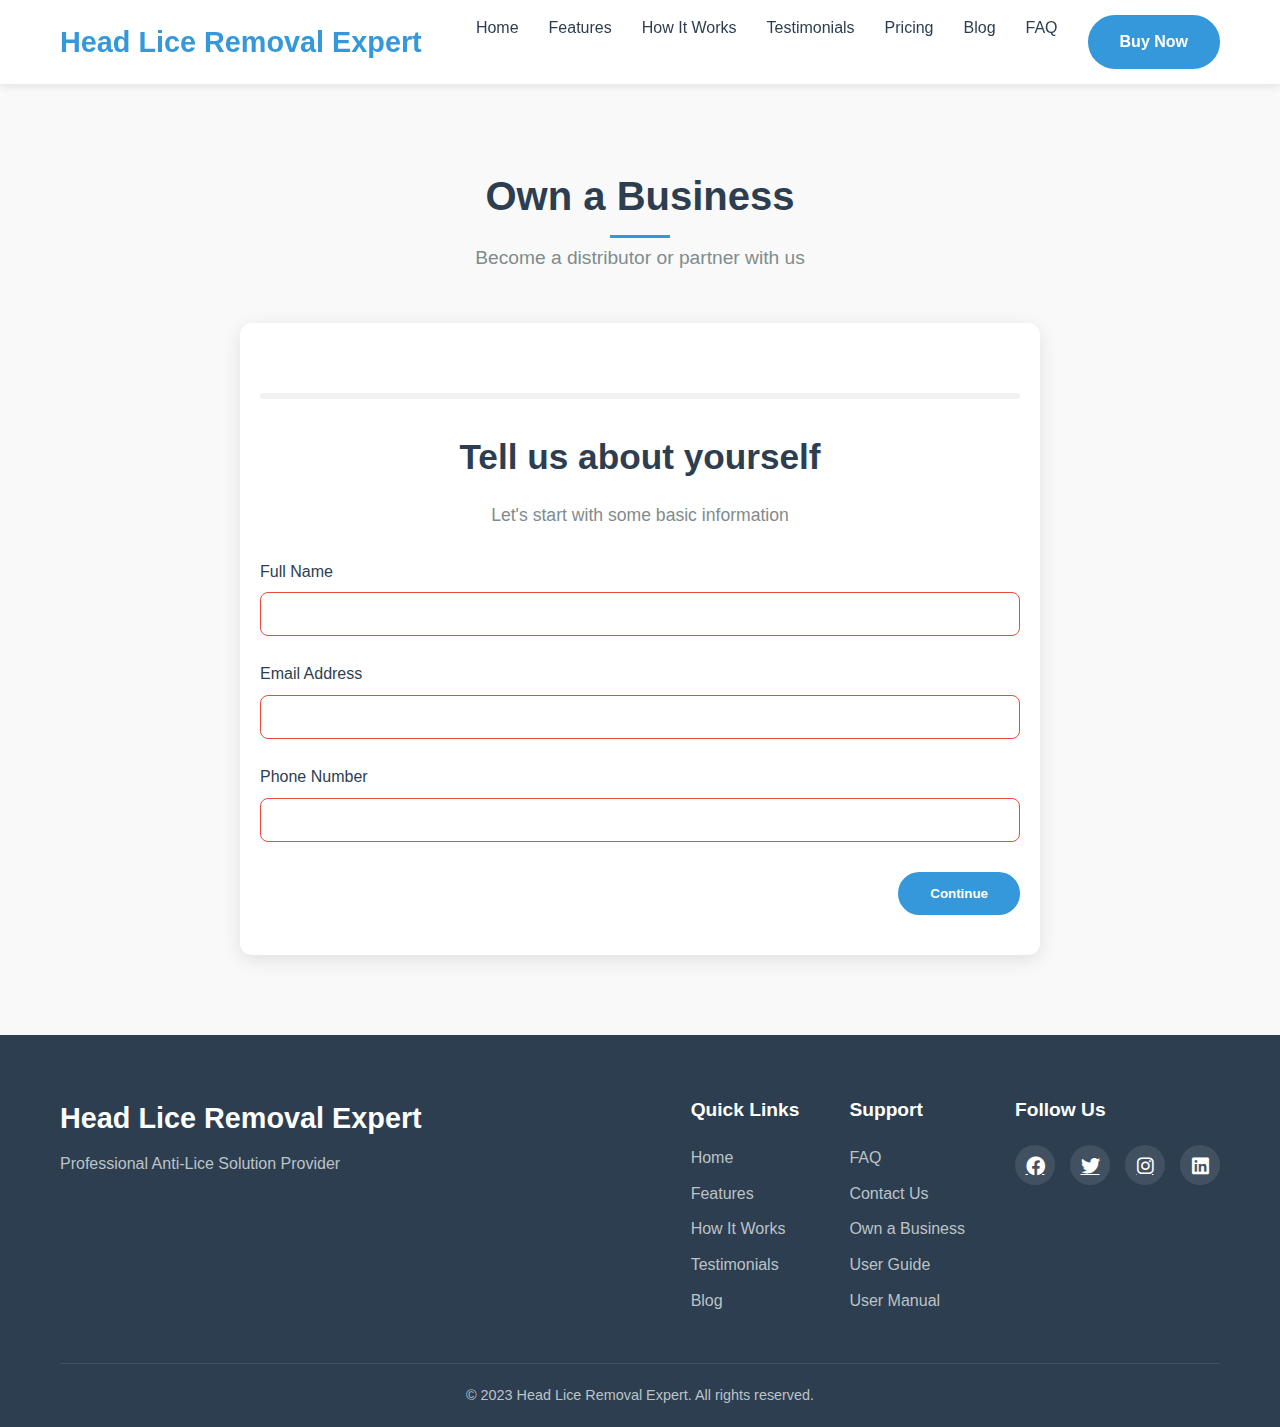
<file: business.html>
<!DOCTYPE html>
<html lang="en">
<head>
    <meta charset="UTF-8">
    <meta name="viewport" content="width=device-width, initial-scale=1.0">
    <title>Own a Business - Head Lice Removal Expert</title>
    <!-- Google tag (gtag.js) --> 
    <script async src="https://www.googletagmanager.com/gtag/js?id=G-S9SR60CCYT"></script> 
    <script> 
      window.dataLayer = window.dataLayer || []; 
      function gtag(){dataLayer.push(arguments);} 
      gtag('js', new Date()); 
     
      gtag('config', 'G-S9SR60CCYT'); 
    </script>
    <link rel="stylesheet" href="styles.css">
    <link rel="stylesheet" href="https://cdnjs.cloudflare.com/ajax/libs/font-awesome/6.0.0-beta3/css/all.min.css">
    <style>
        /* 业务表单特定样式 */
        .business-form-container {
            max-width: 800px;
            margin: 0 auto;
            padding: 40px 20px;
            background-color: #fff;
            border-radius: 12px;
            box-shadow: 0 5px 20px rgba(0, 0, 0, 0.1);
        }

        .business-form {
            display: flex;
            flex-direction: column;
        }

        .form-step {
            display: none;
            animation: fadeIn 0.5s ease forwards;
        }

        .form-step.active {
            display: block;
        }

        .step-header {
            margin-bottom: 30px;
            text-align: center;
        }

        .step-header h2 {
            color: #2c3e50;
            font-size: 2.2rem;
            margin-bottom: 15px;
        }

        .step-header p {
            color: #7f8c8d;
            font-size: 1.1rem;
        }

        .form-group {
            margin-bottom: 25px;
        }

        .form-group label {
            display: block;
            margin-bottom: 8px;
            font-weight: 500;
            color: #2c3e50;
        }

        .form-group input,
        .form-group textarea,
        .form-group select {
            width: 100%;
            padding: 12px 15px;
            border: 1px solid #ddd;
            border-radius: 8px;
            font-size: 1rem;
            transition: border-color 0.3s ease;
        }

        .form-group input:focus,
        .form-group textarea:focus,
        .form-group select:focus {
            border-color: #3498db;
            outline: none;
        }

        .form-navigation {
            display: flex;
            justify-content: space-between;
            margin-top: 30px;
        }

        .btn-prev {
            background-color: #f1f1f1;
            color: #333;
        }

        .progress-bar {
            height: 6px;
            background-color: #f1f1f1;
            border-radius: 3px;
            margin: 30px 0;
            overflow: hidden;
        }

        .progress {
            height: 100%;
            background-color: #3498db;
            width: 0%;
            transition: width 0.3s ease;
        }

        .checkbox-group {
            display: grid;
            grid-template-columns: repeat(2, 1fr);
            gap: 15px;
        }

        .checkbox-item {
            display: flex;
            align-items: center;
        }

        .checkbox-item input {
            margin-right: 10px;
            width: auto;
        }

        .thank-you {
            text-align: center;
            padding: 50px 0;
        }

        .thank-you h2 {
            color: #2c3e50;
            margin-bottom: 20px;
        }

        .thank-you p {
            color: #7f8c8d;
            margin-bottom: 30px;
        }

        .thank-you i {
            font-size: 5rem;
            color: #2ecc71;
            margin-bottom: 30px;
            display: block;
        }

        @media (max-width: 768px) {
            .checkbox-group {
                grid-template-columns: 1fr;
            }
        }
    </style>
</head>
<body>
    <!-- Navigation Bar -->
    <header>
        <div class="container">
            <div class="logo">
                <h1>Head Lice Removal Expert</h1>
            </div>
            <nav>
                <ul>
                    <li><a href="index.html#home">Home</a></li>
                    <li><a href="index.html#features">Features</a></li>
                    <li><a href="index.html#how-it-works">How It Works</a></li>
                    <li><a href="index.html#testimonials">Testimonials</a></li>
                    <li><a href="index.html#pricing">Pricing</a></li>
                    <li><a href="blog.html">Blog</a></li>
                    <li><a href="index.html#faq">FAQ</a></li>
                    <li><a href="index.html#contact" class="btn-primary">Buy Now</a></li>
                </ul>
            </nav>
            <div class="mobile-menu-btn">
                <i class="fas fa-bars"></i>
            </div>
        </div>
    </header>

    <!-- Business Form Section -->
    <section class="business-section">
        <div class="container">
            <div class="section-header">
                <h2>Own a Business</h2>
                <p>Become a distributor or partner with us</p>
            </div>

            <div class="business-form-container">
                <div class="progress-bar">
                    <div class="progress" id="formProgress"></div>
                </div>

                <form class="business-form" id="businessForm">
                    <!-- Step 1: Basic Information -->
                    <div class="form-step active" data-step="1">
                        <div class="step-header">
                            <h2>Tell us about yourself</h2>
                            <p>Let's start with some basic information</p>
                        </div>

                        <div class="form-group">
                            <label for="fullName">Full Name</label>
                            <input type="text" id="fullName" name="fullName" required>
                        </div>

                        <div class="form-group">
                            <label for="email">Email Address</label>
                            <input type="email" id="email" name="email" required>
                        </div>

                        <div class="form-group">
                            <label for="phone">Phone Number</label>
                            <input type="tel" id="phone" name="phone" required>
                        </div>

                        <div class="form-navigation">
                            <div></div> <!-- Empty div for spacing -->
                            <button type="button" class="btn-primary next-step">Continue</button>
                        </div>
                    </div>

                    <!-- Step 2: Business Information -->
                    <div class="form-step" data-step="2">
                        <div class="step-header">
                            <h2>Business Information</h2>
                            <p>Tell us about your business</p>
                        </div>

                        <div class="form-group">
                            <label for="companyName">Company Name</label>
                            <input type="text" id="companyName" name="companyName">
                        </div>

                        <div class="form-group">
                            <label for="businessType">Business Type</label>
                            <select id="businessType" name="businessType">
                                <option value="">Select business type</option>
                                <option value="retailer">Retailer</option>
                                <option value="distributor">Distributor</option>
                                <option value="salon">Salon/Spa</option>
                                <option value="school">School/Educational Institution</option>
                                <option value="healthcare">Healthcare Provider</option>
                                <option value="other">Other</option>
                            </select>
                        </div>

                        <div class="form-group">
                            <label for="businessLocation">Business Location</label>
                            <input type="text" id="businessLocation" name="businessLocation" placeholder="City, Country">
                        </div>

                        <div class="form-navigation">
                            <button type="button" class="btn-secondary btn-prev prev-step">Back</button>
                            <button type="button" class="btn-primary next-step">Continue</button>
                        </div>
                    </div>

                    <!-- Step 3: Interest & Requirements -->
                    <div class="form-step" data-step="3">
                        <div class="step-header">
                            <h2>Your Interests</h2>
                            <p>Let us know what you're looking for</p>
                        </div>

                        <div class="form-group">
                            <label>I'm interested in: (Select all that apply)</label>
                            <div class="checkbox-group">
                                <div class="checkbox-item">
                                    <input type="checkbox" id="wholesale" name="interests" value="wholesale">
                                    <label for="wholesale">Wholesale Purchasing</label>
                                </div>
                                <div class="checkbox-item">
                                    <input type="checkbox" id="distribution" name="interests" value="distribution">
                                    <label for="distribution">Becoming a Distributor</label>
                                </div>
                                <div class="checkbox-item">
                                    <input type="checkbox" id="franchise" name="interests" value="franchise">
                                    <label for="franchise">Franchise Opportunities</label>
                                </div>
                                <div class="checkbox-item">
                                    <input type="checkbox" id="partnership" name="interests" value="partnership">
                                    <label for="partnership">Business Partnership</label>
                                </div>
                            </div>
                        </div>

                        <div class="form-group">
                            <label for="orderVolume">Expected Monthly Order Volume</label>
                            <select id="orderVolume" name="orderVolume">
                                <option value="">Select volume</option>
                                <option value="1-10">1-10 units</option>
                                <option value="11-50">11-50 units</option>
                                <option value="51-100">51-100 units</option>
                                <option value="100+">More than 100 units</option>
                            </select>
                        </div>

                        <div class="form-group">
                            <label for="additionalInfo">Additional Information</label>
                            <textarea id="additionalInfo" name="additionalInfo" rows="4" placeholder="Tell us more about your business needs and how we can help you"></textarea>
                        </div>

                        <div class="form-navigation">
                            <button type="button" class="btn-secondary btn-prev prev-step">Back</button>
                            <button type="submit" class="btn-primary">Submit</button>
                        </div>
                    </div>

                    <!-- Thank You Message (Hidden initially) -->
                    <div class="form-step thank-you" data-step="4">
                        <i class="fas fa-check-circle"></i>
                        <h2>Thank You for Your Interest!</h2>
                        <p>We've received your business inquiry and will contact you within 1-2 business days to discuss partnership opportunities.</p>
                        <a href="index.html" class="btn-primary">Return to Homepage</a>
                    </div>
                </form>
            </div>
        </div>
    </section>

    <!-- Footer -->
    <footer>
        <div class="container">
            <div class="footer-content">
                <div class="footer-logo">
                    <h2>Head Lice Removal Expert</h2>
                    <p>Professional Anti-Lice Solution Provider</p>
                </div>
                <div class="footer-links">
                    <div class="footer-links-column">
                        <h3>Quick Links</h3>
                        <ul>
                            <li><a href="index.html#home">Home</a></li>
                            <li><a href="index.html#features">Features</a></li>
                            <li><a href="index.html#how-it-works">How It Works</a></li>
                            <li><a href="index.html#testimonials">Testimonials</a></li>
                            <li><a href="blog.html">Blog</a></li>
                        </ul>
                    </div>
                    <div class="footer-links-column">
                        <h3>Support</h3>
                        <ul>
                            <li><a href="index.html#faq">FAQ</a></li>
                            <li><a href="https://toexpet.en.alibaba.com/productgrouplist-918274351/licemachine.html">Contact Us</a></li>
                            <li><a href="business.html">Own a Business</a></li>
                            <li><a href="user-guide.html">User Guide</a></li>
                            <li><a href="manual.html">User Manual</a></li>
                        </ul>
                    </div>
                    <div class="footer-links-column">
                        <h3>Follow Us</h3>
                        <div class="social-links">
                            <a href="#"><i class="fab fa-facebook"></i></a>
                            <a href="#"><i class="fab fa-twitter"></i></a>
                            <a href="#"><i class="fab fa-instagram"></i></a>
                            <a href="#"><i class="fab fa-linkedin"></i></a>
                        </div>
                    </div>
                </div>
            </div>
            <div class="footer-bottom">
                <p>&copy; 2023 Head Lice Removal Expert. All rights reserved.</p>
            </div>
        </div>
    </footer>

    <script>
        document.addEventListener('DOMContentLoaded', function() {
            // Form step navigation
            const form = document.getElementById('businessForm');
            const steps = document.querySelectorAll('.form-step');
            const progressBar = document.getElementById('formProgress');
            const nextButtons = document.querySelectorAll('.next-step');
            const prevButtons = document.querySelectorAll('.prev-step');
            const totalSteps = steps.length - 1; // Excluding thank you step

            // Update progress bar
            function updateProgress(currentStep) {
                const progress = ((currentStep - 1) / (totalSteps - 1)) * 100;
                progressBar.style.width = `${progress}%`;
            }

            // Go to next step
            nextButtons.forEach(button => {
                button.addEventListener('click', function() {
                    const currentStep = this.closest('.form-step');
                    const currentStepNum = parseInt(currentStep.dataset.step);
                    const nextStepNum = currentStepNum + 1;

                    // Validate current step fields
                    const inputs = currentStep.querySelectorAll('input[required], select[required]');
                    let isValid = true;

                    inputs.forEach(input => {
                        if (!input.value.trim()) {
                            isValid = false;
                            input.classList.add('error');
                        } else {
                            input.classList.remove('error');
                        }
                    });

                    if (!isValid) return;

                    // Hide current step
                    currentStep.classList.remove('active');

                    // Show next step
                    const nextStep = document.querySelector(`.form-step[data-step="${nextStepNum}"]`);
                    nextStep.classList.add('active');

                    // Update progress bar
                    updateProgress(nextStepNum);
                });
            });

            // Go to previous step
            prevButtons.forEach(button => {
                button.addEventListener('click', function() {
                    const currentStep = this.closest('.form-step');
                    const currentStepNum = parseInt(currentStep.dataset.step);
                    const prevStepNum = currentStepNum - 1;

                    // Hide current step
                    currentStep.classList.remove('active');

                    // Show previous step
                    const prevStep = document.querySelector(`.form-step[data-step="${prevStepNum}"]`);
                    prevStep.classList.add('active');

                    // Update progress bar
                    updateProgress(prevStepNum);
                });
            });

            // Form submission
            form.addEventListener('submit', function(e) {
                e.preventDefault();
                
                // Hide current step
                const currentStep = document.querySelector('.form-step.active');
                currentStep.classList.remove('active');
                
                // Show thank you message
                const thankYouStep = document.querySelector('.form-step[data-step="4"]');
                thankYouStep.classList.add('active');
                
                // Update progress bar to 100%
                progressBar.style.width = '100%';
                
                // You would typically send the form data to your server here
                console.log('Form submitted');
            });

            // Mobile menu toggle
            const mobileMenuBtn = document.querySelector('.mobile-menu-btn');
            const nav = document.querySelector('nav');

            mobileMenuBtn.addEventListener('click', function() {
                nav.classList.toggle('active');
            });
        });
    </script>
</body>
</html>
</file>
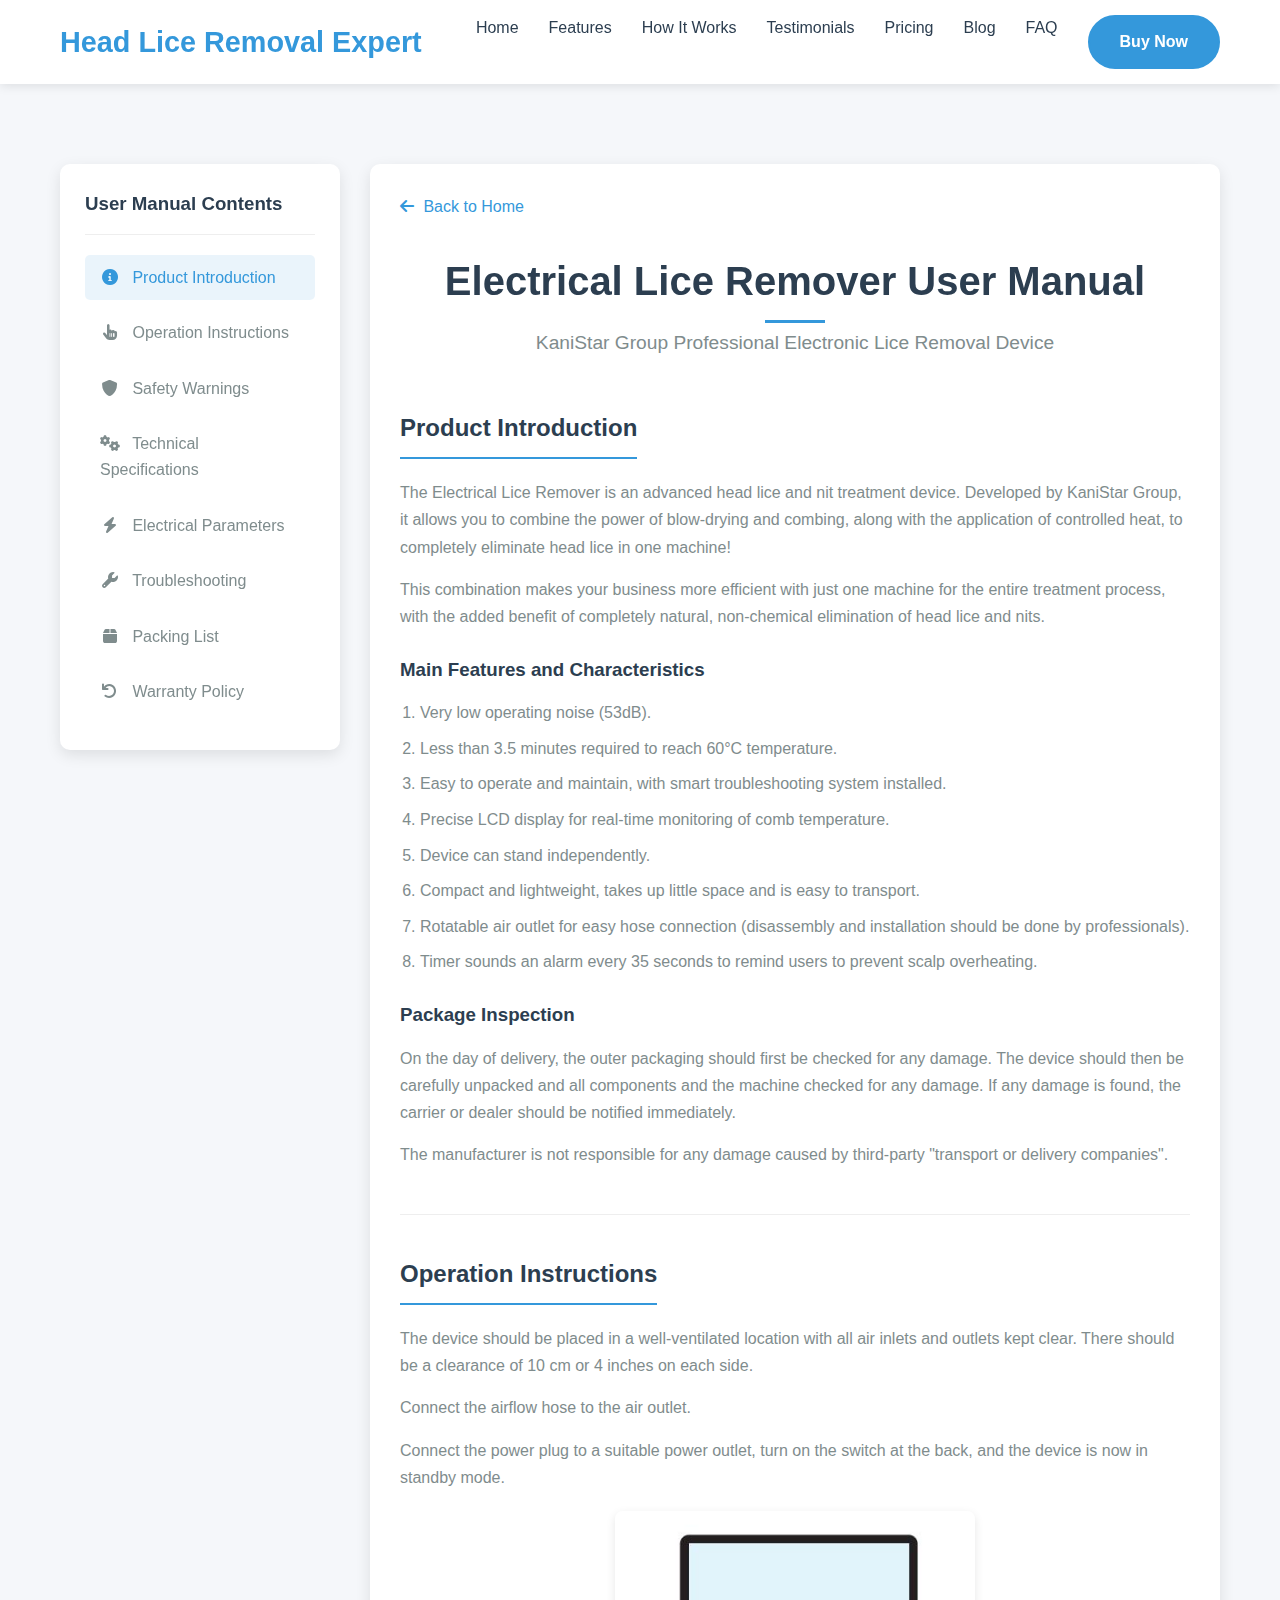
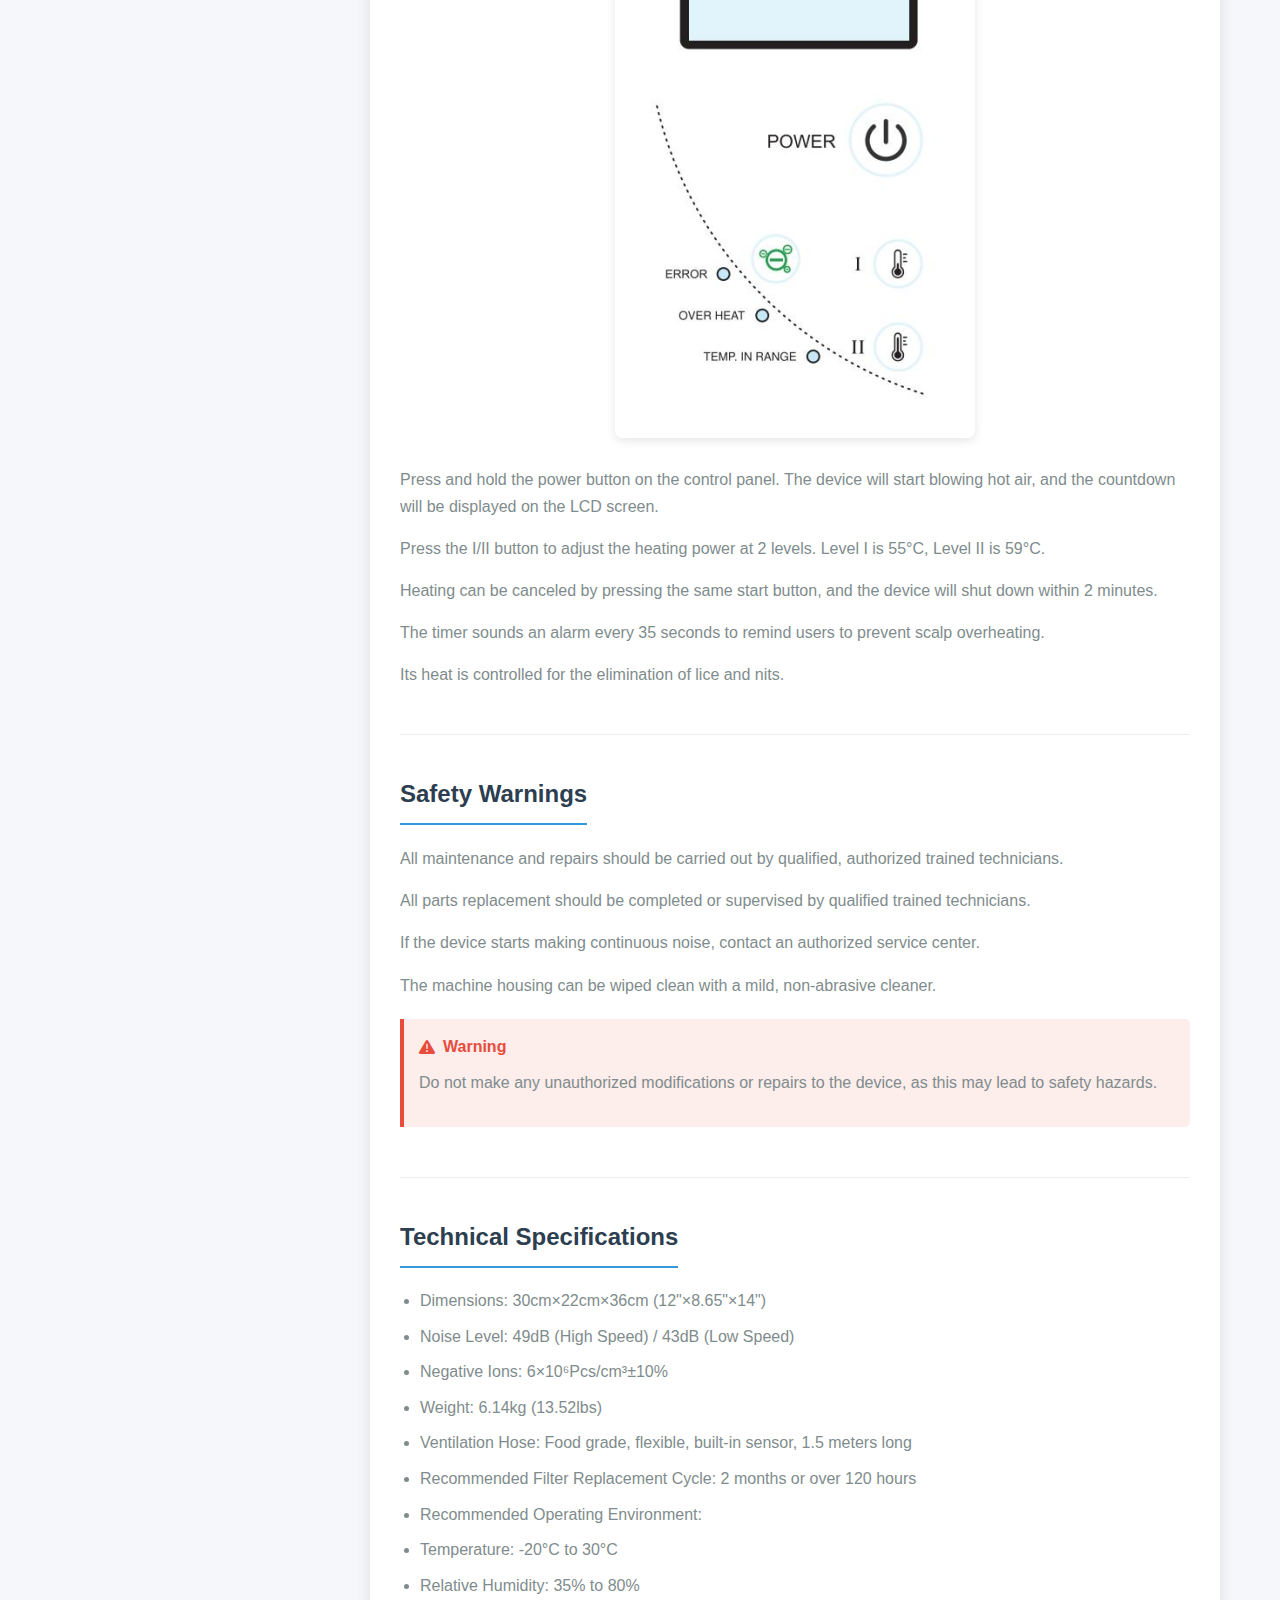
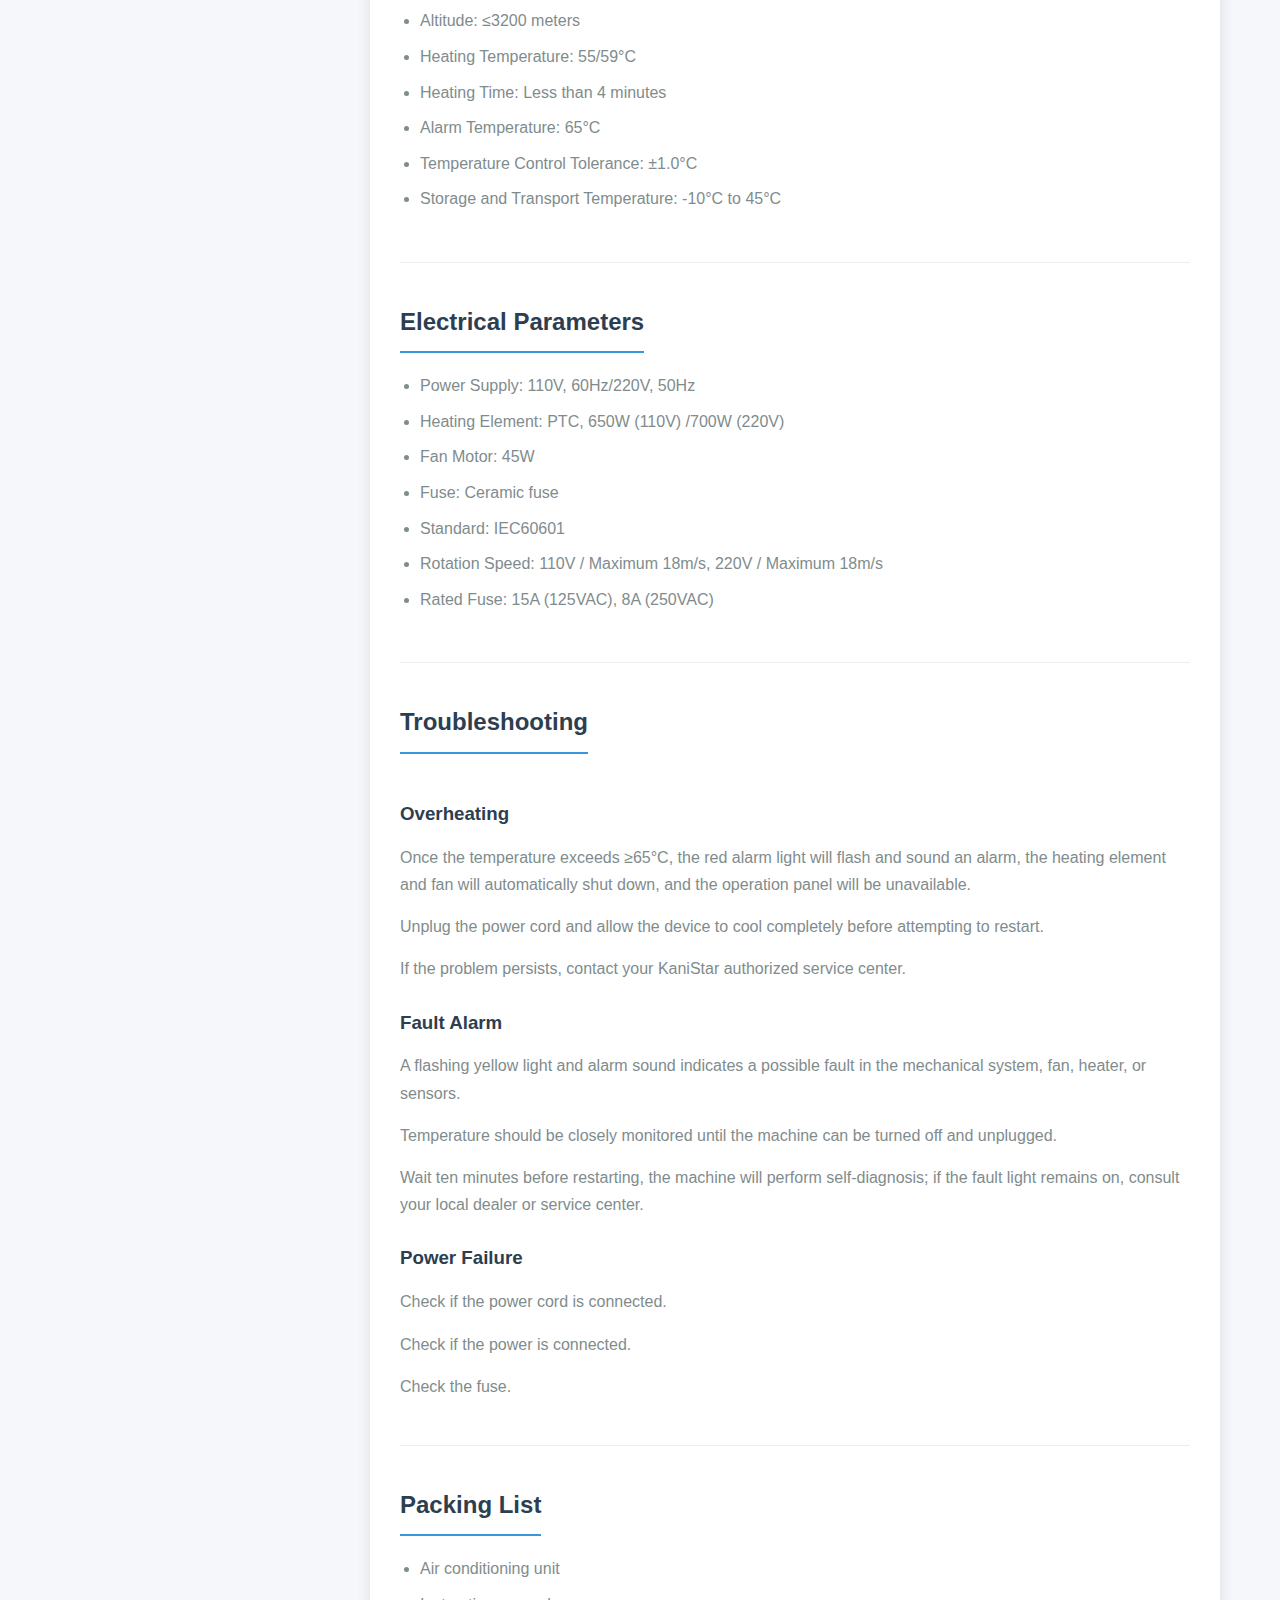
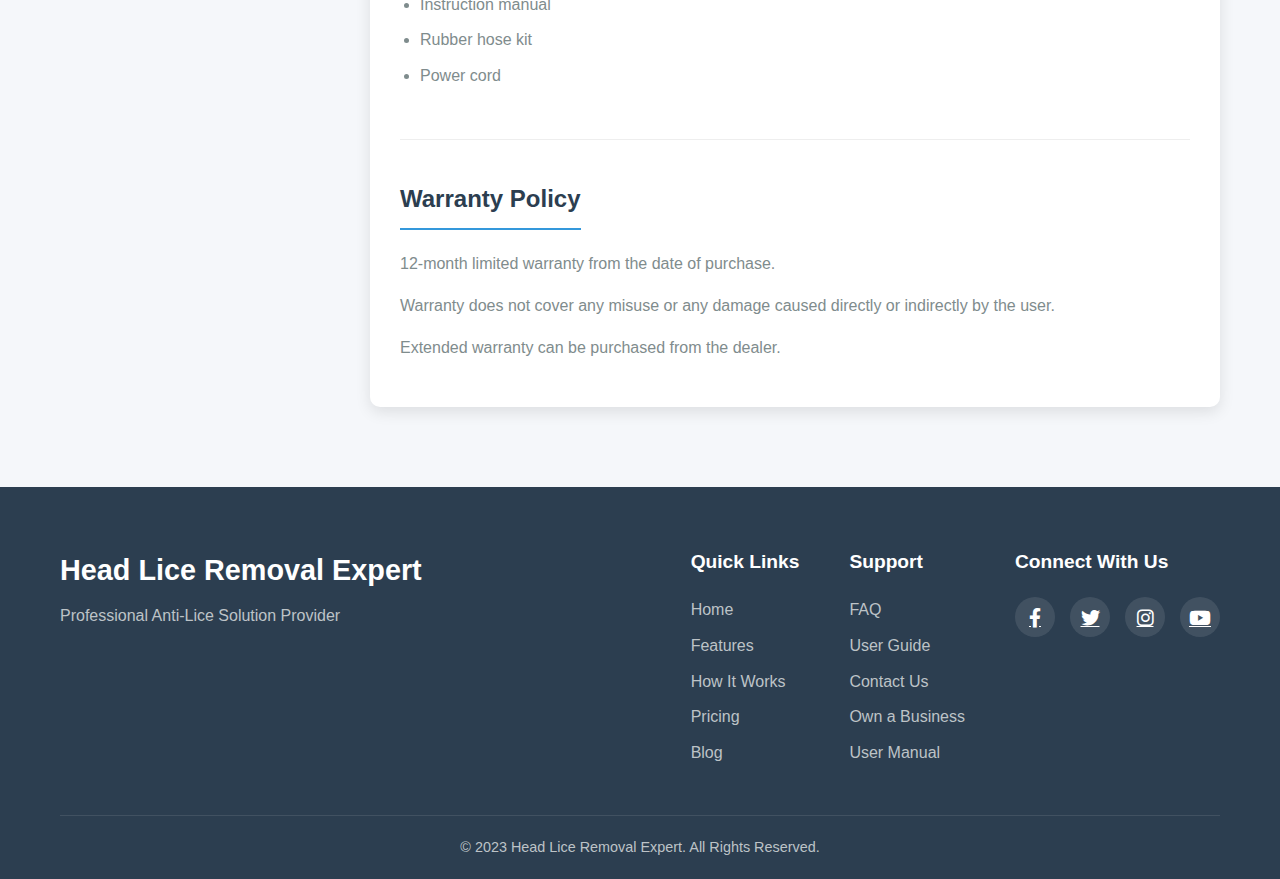
<file: manual.html>
<!DOCTYPE html>
<html lang="en">
<head>
    <meta charset="UTF-8">
    <meta name="viewport" content="width=device-width, initial-scale=1.0">
    <title>Electrical Lice Remover User Manual - Head Lice Removal Expert</title>
    <link rel="stylesheet" href="styles.css">
    <link rel="stylesheet" href="https://cdnjs.cloudflare.com/ajax/libs/font-awesome/6.0.0-beta3/css/all.min.css">
    <style>
        /* Manual page styles */
        .manual-page {
            padding: 80px 0;
            background-color: #f5f7fa;
        }
        
        .manual-page .container {
            max-width: 1200px;
            display: flex;
            gap: 30px;
        }
        
        .back-to-home {
            margin-bottom: 30px;
            display: inline-block;
            color: #3498db;
            text-decoration: none;
            font-weight: 500;
        }
        
        .back-to-home i {
            margin-right: 5px;
        }
        
        .back-to-home:hover {
            text-decoration: underline;
        }
        
        /* Left sidebar styles */
        .manual-sidebar {
            width: 280px;
            background-color: white;
            border-radius: 10px;
            padding: 25px;
            box-shadow: 0 5px 15px rgba(0, 0, 0, 0.1);
            position: sticky;
            top: 100px;
            align-self: flex-start;
            max-height: calc(100vh - 120px);
            overflow-y: auto;
        }
        
        .manual-sidebar h3 {
            color: #2c3e50;
            margin-bottom: 20px;
            padding-bottom: 15px;
            border-bottom: 1px solid #eee;
        }
        
        .manual-nav {
            list-style: none;
        }
        
        .manual-nav li {
            margin-bottom: 10px;
        }
        
        .manual-nav li a {
            display: block;
            padding: 10px 15px;
            color: #7f8c8d;
            text-decoration: none;
            border-radius: 5px;
            transition: all 0.3s ease;
        }
        
        .manual-nav li a:hover,
        .manual-nav li a.active {
            background-color: rgba(52, 152, 219, 0.1);
            color: #3498db;
        }
        
        .manual-nav li a i {
            margin-right: 8px;
            width: 20px;
            text-align: center;
        }
        
        /* Right content area styles */
        .manual-content {
            flex: 1;
            background-color: white;
            border-radius: 10px;
            padding: 30px;
            box-shadow: 0 5px 15px rgba(0, 0, 0, 0.1);
        }
        
        .manual-section {
            margin-bottom: 40px;
            padding-bottom: 30px;
            border-bottom: 1px solid #eee;
        }
        
        .manual-section:last-child {
            border-bottom: none;
            margin-bottom: 0;
            padding-bottom: 0;
        }
        
        .manual-section h2 {
            color: #2c3e50;
            margin-bottom: 20px;
            padding-bottom: 10px;
            border-bottom: 2px solid #3498db;
            display: inline-block;
        }
        
        .manual-section h3 {
            color: #2c3e50;
            margin: 25px 0 15px;
        }
        
        .manual-section p {
            color: #7f8c8d;
            line-height: 1.7;
            margin-bottom: 15px;
        }
        
        .manual-section ul,
        .manual-section ol {
            margin-left: 20px;
            margin-bottom: 20px;
            color: #7f8c8d;
        }
        
        .manual-section li {
            margin-bottom: 10px;
            line-height: 1.6;
        }
        
        .manual-image {
            margin: 20px 0;
            text-align: center;
        }
        
        .manual-image img {
            max-width: 100%;
            border-radius: 8px;
            box-shadow: 0 3px 10px rgba(0, 0, 0, 0.1);
        }
        
        .manual-tip {
            background-color: rgba(52, 152, 219, 0.1);
            border-left: 4px solid #3498db;
            padding: 15px;
            margin: 20px 0;
            border-radius: 0 5px 5px 0;
        }
        
        .manual-tip h4 {
            color: #3498db;
            margin-bottom: 10px;
            display: flex;
            align-items: center;
        }
        
        .manual-tip h4 i {
            margin-right: 8px;
        }
        
        .manual-warning {
            background-color: rgba(231, 76, 60, 0.1);
            border-left: 4px solid #e74c3c;
            padding: 15px;
            margin: 20px 0;
            border-radius: 0 5px 5px 0;
        }
        
        .manual-warning h4 {
            color: #e74c3c;
            margin-bottom: 10px;
            display: flex;
            align-items: center;
        }
        
        .manual-warning h4 i {
            margin-right: 8px;
        }
        
        /* Responsive design */
        @media (max-width: 992px) {
            .manual-page .container {
                flex-direction: column;
            }
            
            .manual-sidebar {
                width: 100%;
                position: relative;
                top: 0;
                margin-bottom: 30px;
                max-height: none;
            }
        }
    </style>
</head>
<body>
    <!-- Navigation Bar -->
    <header>
        <div class="container">
            <div class="logo">
                <h1>Head Lice Removal Expert</h1>
            </div>
            <nav>
                <ul>
                    <li><a href="index.html#home">Home</a></li>
                    <li><a href="index.html#features">Features</a></li>
                    <li><a href="index.html#how-it-works">How It Works</a></li>
                    <li><a href="index.html#testimonials">Testimonials</a></li>
                    <li><a href="index.html#pricing">Pricing</a></li>
                    <li><a href="blog.html">Blog</a></li>
                    <li><a href="index.html#faq">FAQ</a></li>
                    <li><a href="index.html#contact" class="btn-primary">Buy Now</a></li>
                </ul>
            </nav>
            <div class="mobile-menu-btn">
                <i class="fas fa-bars"></i>
            </div>
        </div>
    </header>

    <!-- Manual Page -->
    <section class="manual-page">
        <div class="container">
            <!-- Left Sidebar -->
            <div class="manual-sidebar">
                <h3>User Manual Contents</h3>
                <ul class="manual-nav">
                    <li><a href="#introduction" class="active"><i class="fas fa-info-circle"></i> Product Introduction</a></li>
                    <li><a href="#operation"><i class="fas fa-hand-pointer"></i> Operation Instructions</a></li>
                    <li><a href="#safety"><i class="fas fa-shield-alt"></i> Safety Warnings</a></li>
                    <li><a href="#specifications"><i class="fas fa-cogs"></i> Technical Specifications</a></li>
                    <li><a href="#electrical"><i class="fas fa-bolt"></i> Electrical Parameters</a></li>
                    <li><a href="#troubleshooting"><i class="fas fa-wrench"></i> Troubleshooting</a></li>
                    <li><a href="#packing"><i class="fas fa-box"></i> Packing List</a></li>
                    <li><a href="#warranty"><i class="fas fa-undo"></i> Warranty Policy</a></li>
                </ul>
            </div>
            
            <!-- Right Content Area -->
            <div class="manual-content">
                <a href="index.html" class="back-to-home"><i class="fas fa-arrow-left"></i> Back to Home</a>
                
                <div class="section-header">
                    <h2>Electrical Lice Remover User Manual</h2>
                    <p>KaniStar Group Professional Electronic Lice Removal Device</p>
                </div>
                
                <!-- Product Introduction -->
                <div id="introduction" class="manual-section">
                    <h2>Product Introduction</h2>
                    <p>The Electrical Lice Remover is an advanced head lice and nit treatment device. Developed by KaniStar Group, it allows you to combine the power of blow-drying and combing, along with the application of controlled heat, to completely eliminate head lice in one machine!</p>
                    <p>This combination makes your business more efficient with just one machine for the entire treatment process, with the added benefit of completely natural, non-chemical elimination of head lice and nits.</p>
                    
                    <h3>Main Features and Characteristics</h3>
                    <ol>
                        <li>Very low operating noise (53dB).</li>
                        <li>Less than 3.5 minutes required to reach 60°C temperature.</li>
                        <li>Easy to operate and maintain, with smart troubleshooting system installed.</li>
                        <li>Precise LCD display for real-time monitoring of comb temperature.</li>
                        <li>Device can stand independently.</li>
                        <li>Compact and lightweight, takes up little space and is easy to transport.</li>
                        <li>Rotatable air outlet for easy hose connection (disassembly and installation should be done by professionals).</li>
                        <li>Timer sounds an alarm every 35 seconds to remind users to prevent scalp overheating.</li>
                    </ol>
                    
                    <h3>Package Inspection</h3>
                    <p>On the day of delivery, the outer packaging should first be checked for any damage. The device should then be carefully unpacked and all components and the machine checked for any damage. If any damage is found, the carrier or dealer should be notified immediately.</p>
                    <p>The manufacturer is not responsible for any damage caused by third-party "transport or delivery companies".</p>
                </div>
                
                <!-- Operation Instructions -->
                <div id="operation" class="manual-section">
                    <h2>Operation Instructions</h2>
                    <p>The device should be placed in a well-ventilated location with all air inlets and outlets kept clear. There should be a clearance of 10 cm or 4 inches on each side.</p>
                    <p>Connect the airflow hose to the air outlet.</p>
                    <p>Connect the power plug to a suitable power outlet, turn on the switch at the back, and the device is now in standby mode.</p>
                    
                    <div class="manual-image">
                        <img src="images/Control Panel.jpg" alt="Control Panel">
                    </div>
                    
                    <p>Press and hold the power button on the control panel. The device will start blowing hot air, and the countdown will be displayed on the LCD screen.</p>
                    <p>Press the I/II button to adjust the heating power at 2 levels. Level I is 55°C, Level II is 59°C.</p>
                    <p>Heating can be canceled by pressing the same start button, and the device will shut down within 2 minutes.</p>
                    <p>The timer sounds an alarm every 35 seconds to remind users to prevent scalp overheating.</p>
                    <p>Its heat is controlled for the elimination of lice and nits.</p>
                </div>
                
                <!-- Safety Precautions -->
                <div id="safety" class="manual-section">
                    <h2>Safety Warnings</h2>
                    <p>All maintenance and repairs should be carried out by qualified, authorized trained technicians.</p>
                    <p>All parts replacement should be completed or supervised by qualified trained technicians.</p>
                    <p>If the device starts making continuous noise, contact an authorized service center.</p>
                    <p>The machine housing can be wiped clean with a mild, non-abrasive cleaner.</p>
                    
                    <div class="manual-warning">
                        <h4><i class="fas fa-exclamation-triangle"></i> Warning</h4>
                        <p>Do not make any unauthorized modifications or repairs to the device, as this may lead to safety hazards.</p>
                    </div>
                </div>
                
                <!-- Technical Specifications -->
                <div id="specifications" class="manual-section">
                    <h2>Technical Specifications</h2>
                    <ul>
                        <li>Dimensions: 30cm×22cm×36cm (12"×8.65"×14")</li>
                        <li>Noise Level: 49dB (High Speed) / 43dB (Low Speed)</li>
                        <li>Negative Ions: 6×10⁶Pcs/cm³±10%</li>
                        <li>Weight: 6.14kg (13.52lbs)</li>
                        <li>Ventilation Hose: Food grade, flexible, built-in sensor, 1.5 meters long</li>
                        <li>Recommended Filter Replacement Cycle: 2 months or over 120 hours</li>
                        <li>Recommended Operating Environment:</li>
                        <li>Temperature: -20°C to 30°C</li>
                        <li>Relative Humidity: 35% to 80%</li>
                        <li>Altitude: ≤3200 meters</li>
                        <li>Heating Temperature: 55/59°C</li>
                        <li>Heating Time: Less than 4 minutes</li>
                        <li>Alarm Temperature: 65°C</li>
                        <li>Temperature Control Tolerance: ±1.0°C</li>
                        <li>Storage and Transport Temperature: -10°C to 45°C</li>
                    </ul>
                </div>
                
                <!-- Electrical Parameters -->
                <div id="electrical" class="manual-section">
                    <h2>Electrical Parameters</h2>
                    <ul>
                        <li>Power Supply: 110V, 60Hz/220V, 50Hz</li>
                        <li>Heating Element: PTC, 650W (110V) /700W (220V)</li>
                        <li>Fan Motor: 45W</li>
                        <li>Fuse: Ceramic fuse</li>
                        <li>Standard: IEC60601</li>
                        <li>Rotation Speed: 110V / Maximum 18m/s, 220V / Maximum 18m/s</li>
                        <li>Rated Fuse: 15A (125VAC), 8A (250VAC)</li>
                    </ul>
                </div>
                
                <!-- Troubleshooting -->
                <div id="troubleshooting" class="manual-section">
                    <h2>Troubleshooting</h2>
                    
                    <h3>Overheating</h3>
                    <p>Once the temperature exceeds ≥65°C, the red alarm light will flash and sound an alarm, the heating element and fan will automatically shut down, and the operation panel will be unavailable.</p>
                    <p>Unplug the power cord and allow the device to cool completely before attempting to restart.</p>
                    <p>If the problem persists, contact your KaniStar authorized service center.</p>
                    
                    <h3>Fault Alarm</h3>
                    <p>A flashing yellow light and alarm sound indicates a possible fault in the mechanical system, fan, heater, or sensors.</p>
                    <p>Temperature should be closely monitored until the machine can be turned off and unplugged.</p>
                    <p>Wait ten minutes before restarting, the machine will perform self-diagnosis; if the fault light remains on, consult your local dealer or service center.</p>
                    
                    <h3>Power Failure</h3>
                    <p>Check if the power cord is connected.</p>
                    <p>Check if the power is connected.</p>
                    <p>Check the fuse.</p>
                </div>
                
                <!-- Packing List -->
                <div id="packing" class="manual-section">
                    <h2>Packing List</h2>
                    <ul>
                        <li>Air conditioning unit</li>
                        <li>Instruction manual</li>
                        <li>Rubber hose kit</li>
                        <li>Power cord</li>
                    </ul>
                </div>
                
                <!-- Warranty -->
                <div id="warranty" class="manual-section">
                    <h2>Warranty Policy</h2>
                    <p>12-month limited warranty from the date of purchase.</p>
                    <p>Warranty does not cover any misuse or any damage caused directly or indirectly by the user.</p>
                    <p>Extended warranty can be purchased from the dealer.</p>
                </div>
            </div>
        </div>
    </section>

    <!-- Footer -->
    <footer>
        <div class="container">
            <div class="footer-content">
                <div class="footer-logo">
                    <h2>Head Lice Removal Expert</h2>
                    <p>Professional Anti-Lice Solution Provider</p>
                </div>
                <div class="footer-links">
                    <div class="footer-links-column">
                        <h3>Quick Links</h3>
                        <ul>
                            <li><a href="index.html#home">Home</a></li>
                            <li><a href="index.html#features">Features</a></li>
                            <li><a href="index.html#how-it-works">How It Works</a></li>
                            <li><a href="index.html#pricing">Pricing</a></li>
                            <li><a href="blog.html">Blog</a></li>
                        </ul>
                    </div>
                    <div class="footer-links-column">
                        <h3>Support</h3>
                        <ul>
                            <li><a href="index.html#faq">FAQ</a></li>
                            <li><a href="user-guide.html">User Guide</a></li>
                            <li><a href="https://toexpet.en.alibaba.com/productgrouplist-918274351/licemachine.html">Contact Us</a></li>
                            <li><a href="business.html">Own a Business</a></li>
                            <li><a href="manual.html">User Manual</a></li>
                        </ul>
                    </div>
                    <div class="footer-links-column">
                        <h3>Connect With Us</h3>
                        <div class="social-links">
                            <a href="#"><i class="fab fa-facebook-f"></i></a>
                            <a href="#"><i class="fab fa-twitter"></i></a>
                            <a href="#"><i class="fab fa-instagram"></i></a>
                            <a href="#"><i class="fab fa-youtube"></i></a>
                        </div>
                    </div>
                </div>
            </div>
            <div class="footer-bottom">
                <p>&copy; 2023 Head Lice Removal Expert. All Rights Reserved.</p>
            </div>
        </div>
    </footer>

    <script src="script.js"></script>
</body>
</html>
</file>
<file: styles.css>
/* 全局样式 */
* {
    margin: 0;
    padding: 0;
    box-sizing: border-box;
}

body {
    font-family: 'Helvetica Neue', Arial, sans-serif;
    line-height: 1.6;
    color: #333;
    background-color: #f9f9f9;
}

.container {
    max-width: 1200px;
    margin: 0 auto;
    padding: 0 20px;
}

section {
    padding: 80px 0;
}

.section-header {
    text-align: center;
    margin-bottom: 50px;
}

.section-header h2 {
    font-size: 2.5rem;
    color: #2c3e50;
    margin-bottom: 15px;
    position: relative;
    display: inline-block;
}

.section-header h2:after {
    content: '';
    position: absolute;
    width: 60px;
    height: 3px;
    background-color: #3498db;
    bottom: -10px;
    left: 50%;
    transform: translateX(-50%);
}

.section-header p {
    font-size: 1.2rem;
    color: #7f8c8d;
}

/* 按钮样式 */
.btn-primary, .btn-secondary {
    display: inline-block;
    padding: 12px 30px;
    border-radius: 30px;
    text-decoration: none;
    font-weight: 600;
    transition: all 0.3s ease;
    text-align: center;
}

.btn-primary {
    background-color: #3498db;
    color: white;
    border: 2px solid #3498db;
}

.btn-primary:hover {
    background-color: #2980b9;
    border-color: #2980b9;
}

.btn-secondary {
    background-color: transparent;
    color: #3498db;
    border: 2px solid #3498db;
}

.btn-secondary:hover {
    background-color: #3498db;
    color: white;
}

/* 导航栏 */
header {
    background-color: white;
    box-shadow: 0 2px 10px rgba(0, 0, 0, 0.1);
    position: sticky;
    top: 0;
    z-index: 1000;
    padding: 15px 0;
}

header .container {
    display: flex;
    justify-content: space-between;
    align-items: center;
}

.logo h1 {
    font-size: 1.8rem;
    color: #3498db;
}

nav ul {
    display: flex;
    list-style: none;
}

nav ul li {
    margin-left: 30px;
}

nav ul li a {
    text-decoration: none;
    color: #2c3e50;
    font-weight: 500;
    transition: color 0.3s ease;
}

nav ul li a:hover {
    color: #3498db;
}

.mobile-menu-btn {
    display: none;
    font-size: 1.5rem;
    cursor: pointer;
    color: #2c3e50;
}

/* 主图区域 */
.hero {
    background-color: #f5f7fa;
    padding: 100px 0;
}

.hero .container {
    display: flex;
    align-items: center;
    justify-content: space-between;
}

.hero-content {
    flex: 1;
    padding-right: 50px;
}

.hero-content h1 {
    font-size: 3rem;
    color: #2c3e50;
    margin-bottom: 20px;
    line-height: 1.2;
}

.hero-content p {
    font-size: 1.2rem;
    color: #7f8c8d;
    margin-bottom: 30px;
}

.hero-buttons {
    display: flex;
    gap: 15px;
}

.hero-image {
    flex: 1;
    text-align: center;
}

.hero-image img {
    max-width: 85%;
    border-radius: 10px;
    box-shadow: 0 15px 30px rgba(0, 0, 0, 0.1);
}

/* 产品特性 */
.features {
    background-color: white;
}

.features-grid {
    display: grid;
    grid-template-columns: repeat(3, 1fr);
    gap: 30px;
}

.feature-card {
    background-color: #f8f9fa;
    border-radius: 10px;
    padding: 30px;
    text-align: center;
    transition: transform 0.3s ease, box-shadow 0.3s ease;
}

.feature-card:hover {
    transform: translateY(-10px);
    box-shadow: 0 15px 30px rgba(0, 0, 0, 0.1);
}

.feature-icon {
    font-size: 2.5rem;
    color: #3498db;
    margin-bottom: 20px;
}

.feature-card h3 {
    font-size: 1.5rem;
    color: #2c3e50;
    margin-bottom: 15px;
}

.feature-card p {
    color: #7f8c8d;
}

/* 使用方法 */
.how-it-works {
    background-color: #f5f7fa;
}

.steps {
    display: flex;
    flex-direction: column;
    gap: 50px;
}

.step {
    display: flex;
    align-items: center;
    gap: 30px;
}

.step-number {
    width: 60px;
    height: 60px;
    background-color: #3498db;
    color: white;
    border-radius: 50%;
    display: flex;
    align-items: center;
    justify-content: center;
    font-size: 1.5rem;
    font-weight: bold;
}

.step-content {
    flex: 1;
}

.step-content h3 {
    font-size: 1.5rem;
    color: #2c3e50;
    margin-bottom: 10px;
}

.step-image {
    flex: 1;
    text-align: center;
}

.step-image img {
    max-width: 85%;
    border-radius: 10px;
    box-shadow: 0 10px 20px rgba(0, 0, 0, 0.1);
}

/* 客户评价 */
.testimonials {
    background-color: white;
}

.testimonials-slider {
    display: flex;
    gap: 30px;
    overflow-x: auto;
    padding: 20px 0;
    scroll-snap-type: x mandatory;
}

.testimonial {
    flex: 0 0 calc(33.333% - 20px);
    scroll-snap-align: start;
    background-color: #f8f9fa;
    border-radius: 10px;
    padding: 30px;
    box-shadow: 0 5px 15px rgba(0, 0, 0, 0.05);
}

.testimonial-content {
    margin-bottom: 20px;
}

.testimonial-content p {
    font-style: italic;
    color: #2c3e50;
    line-height: 1.8;
}

.testimonial-author {
    display: flex;
    align-items: center;
    gap: 15px;
}

.testimonial-author img {
    width: 60px;
    height: 60px;
    border-radius: 50%;
    object-fit: cover;
}

.author-info h4 {
    font-size: 1.1rem;
    color: #2c3e50;
    margin-bottom: 5px;
}

.author-info p {
    font-size: 0.9rem;
    color: #7f8c8d;
}

/* 价格方案 */
.pricing {
    background-color: #f5f7fa;
}

.pricing-plans {
    display: flex;
    gap: 30px;
    justify-content: center;
}

.pricing-plan {
    flex: 1;
    max-width: 350px;
    background-color: white;
    border-radius: 10px;
    overflow: hidden;
    box-shadow: 0 5px 15px rgba(0, 0, 0, 0.05);
    transition: transform 0.3s ease, box-shadow 0.3s ease;
    position: relative;
}

.pricing-plan:hover {
    transform: translateY(-10px);
    box-shadow: 0 15px 30px rgba(0, 0, 0, 0.1);
}

.pricing-plan.featured {
    transform: scale(1.05);
    box-shadow: 0 10px 25px rgba(0, 0, 0, 0.1);
    border: 2px solid #3498db;
}

.plan-badge {
    position: absolute;
    top: 0;
    right: 0;
    background-color: #3498db;
    color: white;
    padding: 8px 15px;
    font-size: 0.8rem;
    font-weight: bold;
    border-bottom-left-radius: 10px;
}

.plan-header {
    padding: 30px;
    text-align: center;
    background-color: #f8f9fa;
    border-bottom: 1px solid #eee;
}

.plan-header h3 {
    font-size: 1.5rem;
    color: #2c3e50;
    margin-bottom: 15px;
}

.plan-price {
    display: flex;
    flex-direction: column;
    align-items: center;
}

.price {
    font-size: 2.5rem;
    font-weight: bold;
    color: #3498db;
}

.period {
    font-size: 0.9rem;
    color: #7f8c8d;
}

.plan-features {
    padding: 30px;
}

.plan-features ul {
    list-style: none;
}

.plan-features ul li {
    margin-bottom: 15px;
    color: #2c3e50;
    display: flex;
    align-items: center;
}

.plan-features ul li i {
    margin-right: 10px;
}

.plan-features ul li .fa-check {
    color: #2ecc71;
}

.plan-features ul li .fa-times {
    color: #e74c3c;
}

.plan-footer {
    padding: 0 30px 30px;
    text-align: center;
}

/* 常见问题 */
.faq {
    background-color: white;
}

.faq-container {
    max-width: 800px;
    margin: 0 auto;
}

.faq-item {
    margin-bottom: 20px;
    border: 1px solid #eee;
    border-radius: 10px;
    overflow: hidden;
    transition: all 0.3s ease;
}

.faq-question {
    padding: 20px;
    background-color: #f8f9fa;
    cursor: pointer;
    display: flex;
    justify-content: space-between;
    align-items: center;
}

.faq-question h3 {
    font-size: 1.2rem;
    color: #2c3e50;
    font-weight: 500;
    margin: 0;
}

.faq-toggle {
    color: #3498db;
    transition: transform 0.3s ease;
}

.faq-item.active .faq-toggle {
    transform: rotate(45deg);
}

.faq-answer {
    padding: 0;
    max-height: 0;
    overflow: hidden;
    transition: all 0.3s ease;
    opacity: 0;
}

.faq-item.active .faq-answer {
    padding: 20px;
    max-height: 500px;
    opacity: 1;
}

.faq-answer p {
    margin: 0;
    color: #666;
    line-height: 1.6;
}

/* 联系表单 */
.contact {
    background-color: #f5f7fa;
}

.contact-container {
    display: flex;
    gap: 50px;
}

.contact-info {
    flex: 1;
}

.info-item {
    display: flex;
    align-items: center;
    margin-bottom: 30px;
}

.info-item i {
    font-size: 1.5rem;
    color: #3498db;
    margin-right: 20px;
    width: 40px;
    height: 40px;
    background-color: rgba(52, 152, 219, 0.1);
    border-radius: 50%;
    display: flex;
    align-items: center;
    justify-content: center;
}

.info-item h3 {
    font-size: 1.2rem;
    color: #2c3e50;
    margin-bottom: 5px;
}

.info-item p {
    color: #7f8c8d;
}

.contact-form {
    flex: 1;
}

.form-group {
    margin-bottom: 20px;
}

.form-group label {
    display: block;
    margin-bottom: 5px;
    font-weight: 600;
    color: #333;
}

.form-group input,
.form-group select,
.form-group textarea {
    width: 100%;
    padding: 12px 15px;
    border: 1px solid #ddd;
    border-radius: 5px;
    font-size: 1rem;
    transition: border-color 0.3s ease;
}

.form-group input:focus,
.form-group select:focus,
.form-group textarea:focus {
    border-color: #3498db;
    outline: none;
}

/* 表单错误提示样式 */
.field-error {
    color: #e74c3c;
    font-size: 12px;
    margin-top: 5px;
    display: block;
}

.checkbox-label {
    display: flex;
    align-items: center;
    cursor: pointer;
}

.checkbox-label input {
    width: auto;
    margin-right: 10px;
}

/* 错误消息样式 */
.error-message {
    color: #e74c3c;
    font-size: 14px;
    margin-top: 5px;
    display: none;
}

.error-message.show {
    display: block;
}

/* 国际电话输入样式 */
.iti {
    width: 100%;
}

.form-text {
    font-size: 12px;
    color: #666;
    margin-top: 3px;
}

/* 电话输入格式化 */
input[type="tel"].formatted {
    letter-spacing: 0.5px;
}

/* 表单验证样式 */
input:valid {
    border-color: #2ecc71;
}

input:invalid:not(:placeholder-shown) {
    border-color: #e74c3c;
}

/* 表单提示 */
.form-hint {
    font-size: 12px;
    color: #666;
    margin-top: 3px;
}

/* 页脚 */
footer {
    background-color: #2c3e50;
    color: white;
    padding: 60px 0 20px;
}

.footer-content {
    display: flex;
    justify-content: space-between;
    margin-bottom: 40px;
}

.footer-logo h2 {
    font-size: 1.8rem;
    margin-bottom: 10px;
    color: white;
}

.footer-logo p {
    color: #bdc3c7;
}

.footer-links {
    display: flex;
    gap: 50px;
}

.footer-links-column h3 {
    font-size: 1.2rem;
    margin-bottom: 20px;
    color: white;
}

.footer-links-column ul {
    list-style: none;
}

.footer-links-column ul li {
    margin-bottom: 10px;
}

.footer-links-column ul li a {
    text-decoration: none;
    color: #bdc3c7;
    transition: color 0.3s ease;
}

.footer-links-column ul li a:hover {
    color: #3498db;
}

.social-links {
    display: flex;
    gap: 15px;
}

.social-links a {
    color: white;
    font-size: 1.2rem;
    width: 40px;
    height: 40px;
    background-color: rgba(255, 255, 255, 0.1);
    border-radius: 50%;
    display: flex;
    align-items: center;
    justify-content: center;
    transition: background-color 0.3s ease;
}

.social-links a:hover {
    background-color: #3498db;
}

.footer-bottom {
    text-align: center;
    padding-top: 20px;
    border-top: 1px solid rgba(255, 255, 255, 0.1);
    color: #bdc3c7;
    font-size: 0.9rem;
}

/* 用户指南视频区域 */
.user-guide {
    background-color: #f5f7fa;
    padding: 60px 0;
}

.user-guide-header {
    display: flex;
    justify-content: space-between;
    align-items: center;
    margin-bottom: 30px;
}

.user-guide-header h2 {
    color: #2c3e50;
    margin: 0;
}

.toggle-video-btn {
    background-color: #3498db;
    color: white;
    border: none;
    padding: 12px 25px;
    border-radius: 30px;
    cursor: pointer;
    font-weight: 600;
    display: flex;
    align-items: center;
    gap: 10px;
    transition: all 0.3s ease;
}

.toggle-video-btn:hover {
    background-color: #2980b9;
}

.toggle-video-btn i {
    font-size: 1.2rem;
}

.video-container {
    display: none;
    background-color: white;
    border-radius: 10px;
    overflow: hidden;
    box-shadow: 0 5px 15px rgba(0, 0, 0, 0.1);
    margin-top: 20px;
}

.video-container.active {
    display: flex;
    flex-direction: column;
}

.video-wrapper {
    width: 100%;
}

.video-wrapper video {
    width: 100%;
    display: block;
}

.video-description {
    padding: 25px;
}

.video-description h3 {
    color: #2c3e50;
    margin-bottom: 15px;
}

.video-description p {
    color: #7f8c8d;
    line-height: 1.6;
}

/* 响应式设计 */
@media (max-width: 1024px) {
    .features-grid {
        grid-template-columns: repeat(2, 1fr);
    }
    
    .pricing-plans {
        flex-direction: column;
        align-items: center;
    }
    
    .pricing-plan {
        width: 100%;
        max-width: 400px;
    }
    
    .pricing-plan.featured {
        transform: scale(1);
    }
}

@media (max-width: 768px) {
    nav ul {
        display: none;
    }
    
    .mobile-menu-btn {
        display: block;
    }
    
    .hero .container {
        flex-direction: column;
    }
    
    .hero-content {
        padding-right: 0;
        margin-bottom: 40px;
        text-align: center;
    }
    
    .hero-buttons {
        justify-content: center;
    }
    
    .user-guide-header {
        flex-direction: column;
        gap: 15px;
        text-align: center;
    }
    
    .video-container.active {
        flex-direction: column;
    }
    
    .contact-container {
        flex-direction: column;
    }
    
    .footer-content {
        flex-direction: column;
        gap: 30px;
    }
    
    .footer-links {
        flex-direction: column;
        gap: 30px;
    }
}

@media (max-width: 576px) {
    .features-grid {
        grid-template-columns: 1fr;
    }
    
    .testimonials-slider {
        flex-direction: column;
    }
    
    .testimonial {
        flex: 0 0 100%;
    }
    
    .step {
        flex-direction: column;
        text-align: center;
    }
    
    .step-number {
        margin: 0 auto;
    }
}

/* 添加一些动画效果 */
@keyframes fadeIn {
    from { opacity: 0; transform: translateY(20px); }
    to { opacity: 1; transform: translateY(0); }
}

.section-header,
.feature-card,
.step,
.testimonial,
.pricing-plan,
.faq-item {
    animation: fadeIn 0.8s ease forwards;
}

/* 为移动菜单添加样式 */
.mobile-menu {
    position: fixed;
    top: 0;
    left: 0;
    width: 100%;
    height: 100%;
    background-color: white;
    z-index: 2000;
    padding: 20px;
    transform: translateX(-100%);
    transition: transform 0.3s ease;
}

.mobile-menu.active {
    transform: translateX(0);
}

.mobile-menu-close {
    position: absolute;
    top: 20px;
    right: 20px;
    font-size: 1.5rem;
    cursor: pointer;
    color: #2c3e50;
}

.mobile-menu ul {
    list-style: none;
    margin-top: 60px;
}

.mobile-menu ul li {
    margin-bottom: 20px;
}

.mobile-menu ul li a {
    text-decoration: none;
    color: #2c3e50;
    font-size: 1.2rem;
    font-weight: 500;
    transition: color 0.3s ease;
}

.mobile-menu ul li a:hover {
    color: #3498db;
}

/* 添加占位符样式，用于图片未加载时 */
.placeholder {
    background-color: #f1f1f1;
    border-radius: 10px;
    animation: pulse 1.5s infinite alternate;
}

@keyframes pulse {
    0% { opacity: 0.6; }
    100% { opacity: 1; }
}

/* 联系页面图片样式 */
.contact-image {
    width: 100%;
    max-width: 400px;
    margin: 20px auto;
    border-radius: 12px;
    overflow: hidden;
    box-shadow: 0 5px 15px rgba(0, 0, 0, 0.1);
    background: linear-gradient(to right, rgba(52, 152, 219, 0.1), rgba(52, 152, 219, 0.3));
    border: 3.5px solid rgba(52, 152, 219, 0.7);
    transition: transform 0.3s ease, box-shadow 0.3s ease;
}

.contact-image:hover {
    transform: translateY(-5px);
    box-shadow: 0 8px 20px rgba(0, 0, 0, 0.15);
}

.contact-image img {
    width: 120%;
    height: auto;
    display: block;
    border-radius: 8px;
}

/* 添加表单提交成功消息样式 */
.form-success-message {
    display: none;
    background-color: #2ecc71;
    color: white;
    padding: 15px;
    border-radius: 5px;
    margin-bottom: 20px;
    text-align: center;
}

/* 模态框内容样式 - 英文文本适配 */
.modal-content h3 { 
    font-size: 24px; 
    margin-bottom: 15px; 
} 

.modal-content p { 
    font-size: 16px; 
    color: #666; 
}

/* 添加表单错误消息样式 */
.form-error-message {
    display: none;
    background-color: #e74c3c;
    color: white;
    padding: 15px;
    border-radius: 5px;
    margin-bottom: 20px;
    text-align: center;
}

/* 添加返回顶部按钮样式 */
.back-to-top {
    position: fixed;
    bottom: 30px;
    right: 30px;
    width: 50px;
    height: 50px;
    background-color: #3498db;
    color: white;
    border-radius: 50%;
    display: flex;
    align-items: center;
    justify-content: center;
    font-size: 1.2rem;
    cursor: pointer;
    opacity: 0;
    visibility: hidden;
    transition: opacity 0.3s ease, visibility 0.3s ease;
    z-index: 999;
}

.back-to-top.visible {
    opacity: 1;
    visibility: visible;
}

.back-to-top:hover {
    background-color: #2980b9;
}

/* 弹窗样式 */
.info-popup {
    display: none;
    position: fixed;
    z-index: 1000;
    left: 0;
    top: 0;
    width: 100%;
    height: 100%;
    overflow: auto;
    background-color: rgba(0,0,0,0.4);
}

.popup-content {
    background-color: #fff;
    margin: 10% auto;
    padding: 30px;
    border-radius: 8px;
    box-shadow: 0 5px 15px rgba(0,0,0,0.2);
    max-width: 500px;
    position: relative;
}

.popup-content h3 {
    color: #0056b3;
    margin-top: 0;
    margin-bottom: 20px;
    font-size: 18px;
}

.popup-content p {
    font-size: 16px;
    color: #666;
    margin-bottom: 30px;
}
.order-success {
    margin-bottom: 30px;
}
</file>
<file: blog-styles.css>
/* 博客页面样式 */

/* 博客头部 */
.blog-header {
    background-color: #f5f7fa;
    padding: 60px 0;
}

/* 博客卡片网格 */
.blog-grid {
    display: grid;
    grid-template-columns: repeat(3, 1fr);
    gap: 30px;
    margin-bottom: 50px;
}

/* 博客卡片 */
.blog-card {
    background-color: white;
    border-radius: 10px;
    overflow: hidden;
    box-shadow: 0 5px 15px rgba(0, 0, 0, 0.1);
    transition: transform 0.3s ease, box-shadow 0.3s ease;
}

.blog-card:hover {
    transform: translateY(-10px);
    box-shadow: 0 15px 30px rgba(0, 0, 0, 0.15);
}

.blog-image {
    height: 200px;
    overflow: hidden;
}

.blog-image img {
    width: 100%;
    height: 100%;
    object-fit: cover;
    transition: transform 0.3s ease;
}

.blog-card:hover .blog-image img {
    transform: scale(1.05);
}

.blog-content {
    padding: 20px;
}

.blog-date {
    font-size: 0.9rem;
    color: #7f8c8d;
    margin-bottom: 10px;
}

.blog-content h3 {
    font-size: 1.3rem;
    margin-bottom: 10px;
    line-height: 1.4;
}

.blog-content h3 a {
    color: #2c3e50;
    text-decoration: none;
    transition: color 0.3s ease;
}

.blog-content h3 a:hover {
    color: #3498db;
}

.blog-content p {
    color: #7f8c8d;
    margin-bottom: 15px;
    line-height: 1.6;
}

.read-more {
    display: inline-block;
    color: #3498db;
    font-weight: 600;
    text-decoration: none;
    transition: color 0.3s ease;
}

.read-more:hover {
    color: #2980b9;
}

.read-more i {
    margin-left: 5px;
    transition: transform 0.3s ease;
}

.read-more:hover i {
    transform: translateX(5px);
}

/* 博客文章页面样式 */
.blog-post {
    padding: 60px 0;
}

.blog-post-header {
    margin-bottom: 30px;
}

.blog-post-header h1 {
    font-size: 2.5rem;
    color: #2c3e50;
    margin-bottom: 15px;
    line-height: 1.3;
}

.blog-post-meta {
    display: flex;
    flex-wrap: wrap;
    gap: 20px;
    color: #7f8c8d;
    font-size: 0.95rem;
}

.blog-post-meta span i {
    margin-right: 5px;
    color: #3498db;
}

.blog-post-image {
    margin-bottom: 30px;
    border-radius: 10px;
    overflow: hidden;
    box-shadow: 0 5px 15px rgba(0, 0, 0, 0.1);
}

.blog-post-image img {
    width: 100%;
    height: auto;
    display: block;
}

.blog-post-content {
    margin-bottom: 40px;
    line-height: 1.8;
    color: #333;
}

.blog-post-content h2 {
    font-size: 1.8rem;
    color: #2c3e50;
    margin: 30px 0 15px;
    padding-bottom: 10px;
    border-bottom: 1px solid #eee;
}

.blog-post-content p {
    margin-bottom: 20px;
}

.blog-post-tags {
    margin-top: 30px;
    padding-top: 20px;
    border-top: 1px solid #eee;
}

.blog-post-tags span {
    font-weight: 600;
    margin-right: 10px;
}

.blog-post-tags a {
    display: inline-block;
    background-color: #f5f7fa;
    color: #3498db;
    padding: 5px 12px;
    border-radius: 20px;
    margin-right: 10px;
    margin-bottom: 10px;
    text-decoration: none;
    font-size: 0.9rem;
    transition: background-color 0.3s ease, color 0.3s ease;
}

.blog-post-tags a:hover {
    background-color: #3498db;
    color: white;
}

.blog-post-navigation {
    display: flex;
    justify-content: space-between;
    margin-bottom: 50px;
    padding: 20px 0;
    border-top: 1px solid #eee;
    border-bottom: 1px solid #eee;
}

.prev-post a, .next-post a {
    color: #3498db;
    text-decoration: none;
    font-weight: 600;
    transition: color 0.3s ease;
}

.prev-post a:hover, .next-post a:hover {
    color: #2980b9;
}

.prev-post i, .next-post i {
    transition: transform 0.3s ease;
}

.prev-post:hover i {
    transform: translateX(-5px);
}

.next-post:hover i {
    transform: translateX(5px);
}

.related-posts {
    margin-bottom: 50px;
}

.related-posts h3 {
    font-size: 1.8rem;
    color: #2c3e50;
    margin-bottom: 20px;
}

.related-posts-grid {
    display: grid;
    grid-template-columns: repeat(3, 1fr);
    gap: 20px;
}

.related-post {
    border-radius: 10px;
    overflow: hidden;
    box-shadow: 0 5px 15px rgba(0, 0, 0, 0.1);
    transition: transform 0.3s ease, box-shadow 0.3s ease;
}

.related-post:hover {
    transform: translateY(-5px);
    box-shadow: 0 10px 20px rgba(0, 0, 0, 0.15);
}

.related-post img {
    width: 100%;
    height: 150px;
    object-fit: cover;
}

.related-post h4 {
    padding: 15px;
    font-size: 1rem;
    color: #2c3e50;
    line-height: 1.4;
}

.related-post a {
    text-decoration: none;
}

/* 响应式设计 */
@media (max-width: 992px) {
    .blog-grid {
        grid-template-columns: repeat(2, 1fr);
    }
    
    .related-posts-grid {
        grid-template-columns: repeat(2, 1fr);
    }
}

@media (max-width: 768px) {
    .blog-grid {
        grid-template-columns: 1fr;
    }
    
    .blog-post-navigation {
        flex-direction: column;
        gap: 15px;
    }
    
    .related-posts-grid {
        grid-template-columns: 1fr;
    }
    
    .blog-post-header h1 {
        font-size: 2rem;
    }
    
    .blog-post-meta {
        flex-direction: column;
        gap: 10px;
    }
}
</file>
